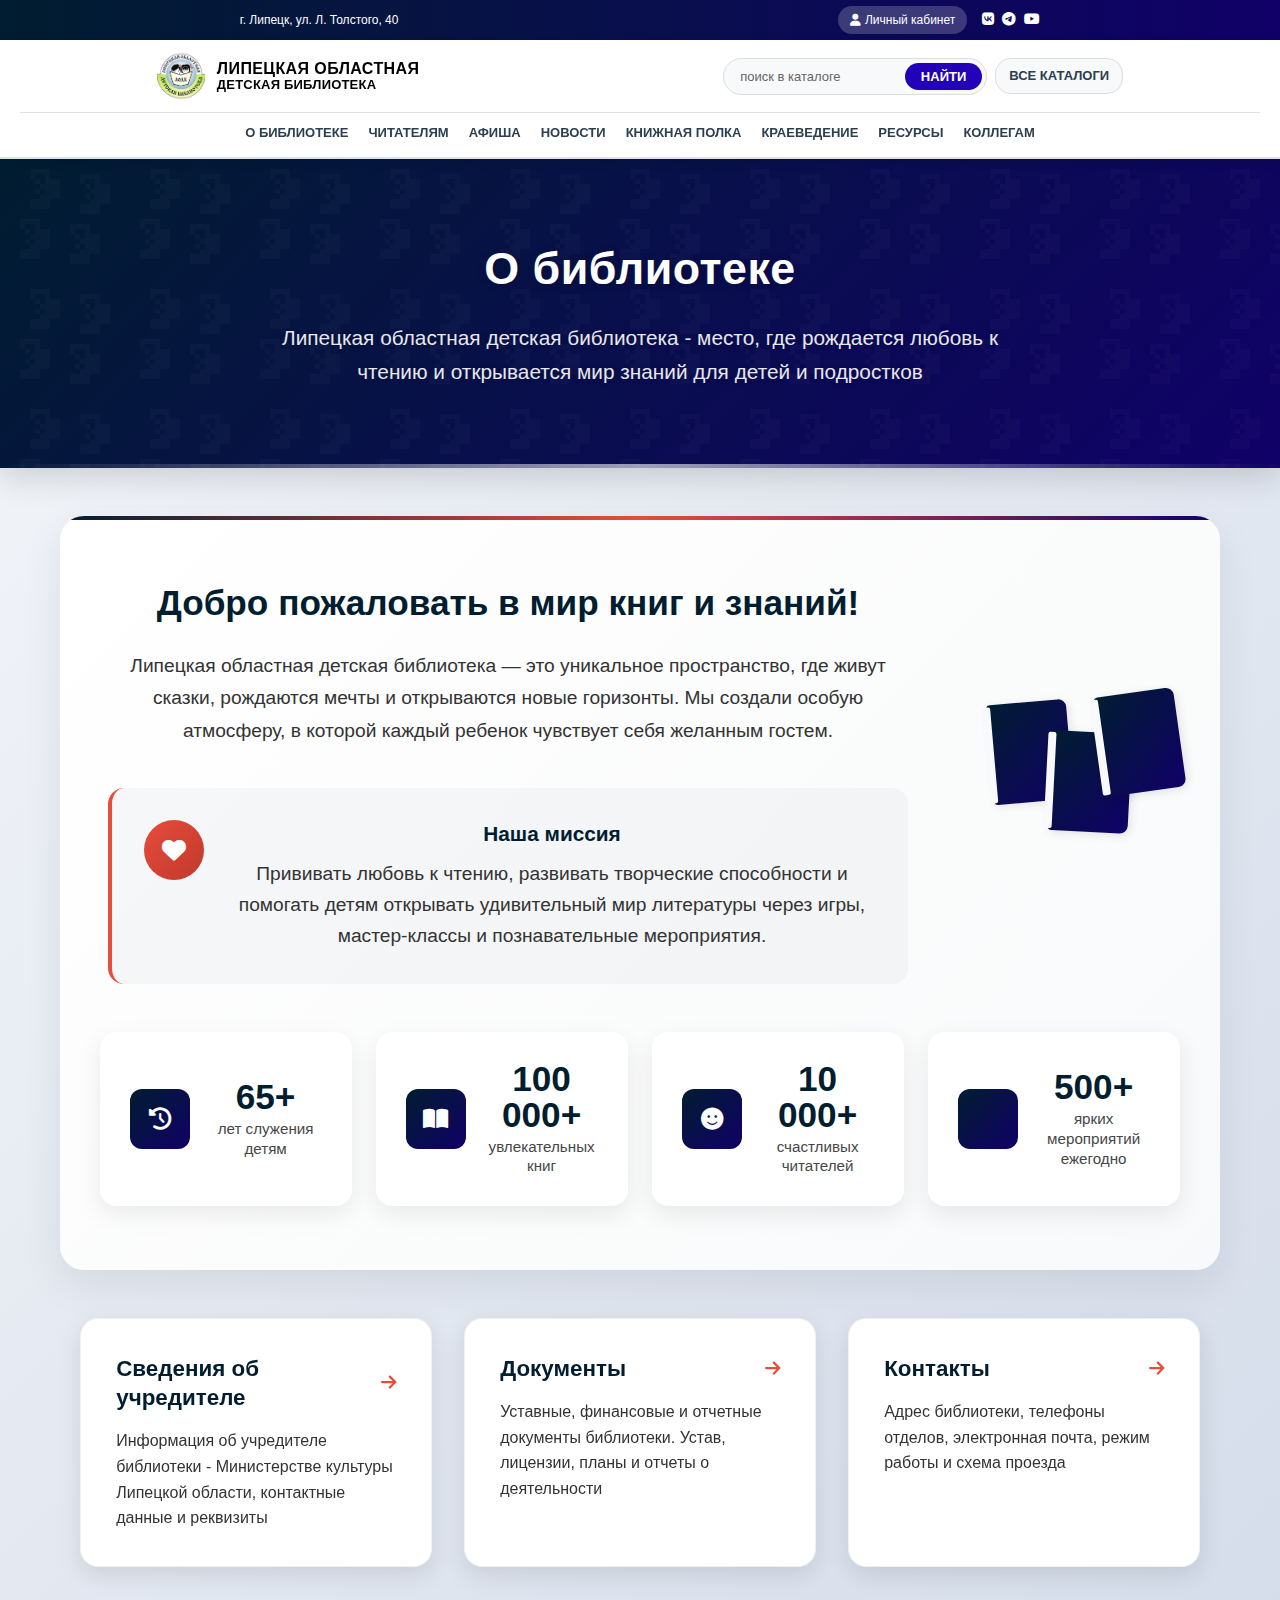
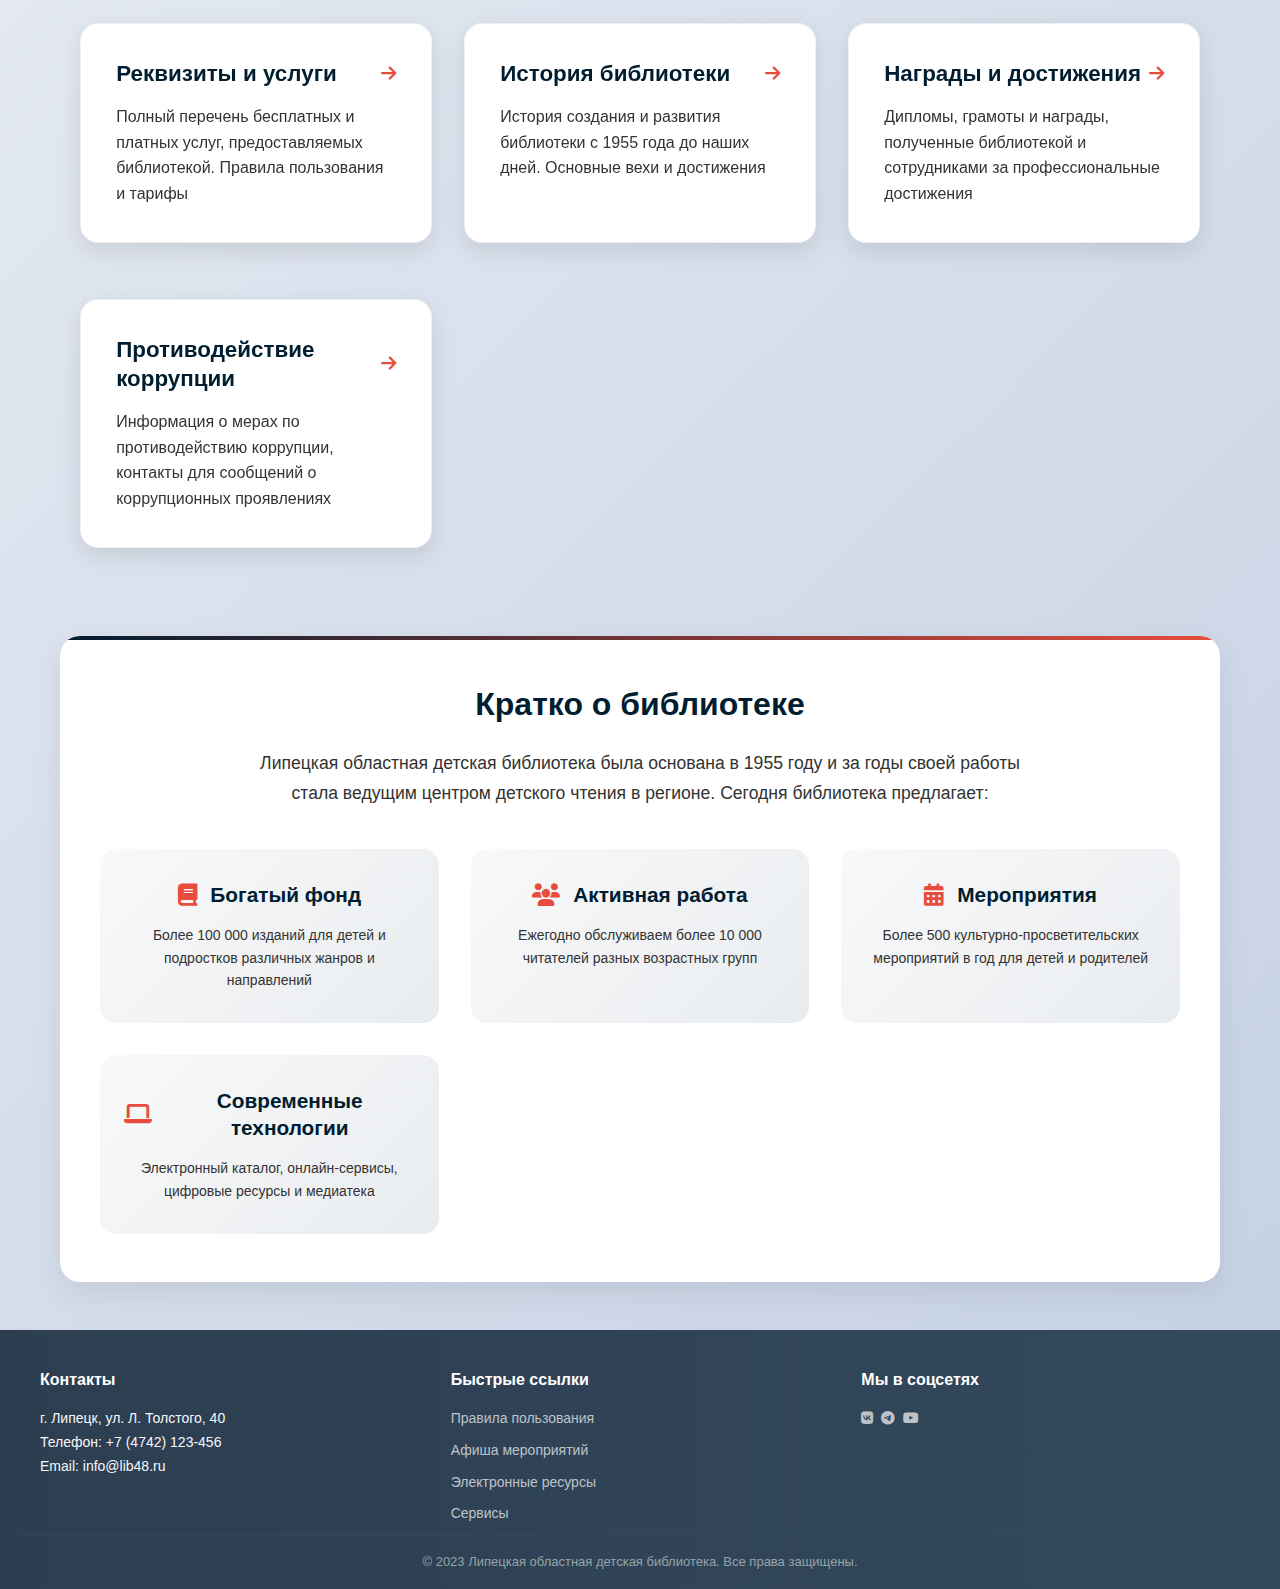
<file: bibliosystem/pages/about.html>
<!DOCTYPE html>
<html lang="ru">
<head>
    <meta charset="UTF-8">
    <meta name="viewport" content="width=device-width, initial-scale=1.0">
    <title>О библиотеке - Липецкая областная детская библиотека</title>
    <link rel="stylesheet" href="../css/style.css">
    <link rel="stylesheet" href="../css/animations.css">
    <link rel="stylesheet" href="https://cdnjs.cloudflare.com/ajax/libs/font-awesome/6.4.0/css/all.min.css">
    <style>
        /* Стили для заголовка на весь экран */
        .page-header {
            background: linear-gradient(135deg, var(--primary) 0%, var(--secondary) 100%);
            color: white;
            padding: 5rem 0;
            text-align: center;
            margin-bottom: 3rem;
            position: relative;
            overflow: hidden;
            width: 100vw;
            margin-left: calc(-50vw + 50%);
            margin-right: calc(-50vw + 50%);
        }

        .page-header::before {
            content: '';
            position: absolute;
            top: 0;
            left: 0;
            right: 0;
            bottom: 0;
            background: url("data:image/svg+xml,%3Csvg width='120' height='120' viewBox='0 0 120 120' xmlns='http://www.w3.org/2000/svg'%3E%3Cg fill='%23ffffff' fill-opacity='0.05'%3E%3Cpath d='M30,20 L40,20 L40,40 L30,40 L30,50 L50,50 L50,40 L60,40 L60,20 L50,20 L50,10 L30,10 Z M35,15 L45,15 L45,25 L35,25 Z M35,30 L45,30 L45,35 L35,35 Z'/%3E%3Cpath d='M80,25 L90,25 L90,45 L80,45 L80,55 L100,55 L100,45 L110,45 L110,25 L100,25 L100,15 L80,15 Z M85,20 L95,20 L95,30 L85,30 Z M85,35 L95,35 L95,40 L85,40 Z'/%3E%3Cpath d='M20,70 L30,70 L30,90 L20,90 L20,100 L40,100 L40,90 L50,90 L50,70 L40,70 L40,60 L20,60 Z M25,65 L35,65 L35,75 L25,75 Z M25,80 L35,80 L35,85 L25,85 Z'/%3E%3Cpath d='M70,75 L80,75 L80,95 L70,95 L70,105 L90,105 L90,95 L100,95 L100,75 L90,75 L90,65 L70,65 Z M75,70 L85,70 L85,80 L75,80 Z M75,85 L85,85 L85,90 L75,90 Z'/%3E%3C/g%3E%3C/svg%3E");
            opacity: 0.4;
        }

        .page-title {
            font-size: 2.8rem;
            font-weight: 800;
            margin-bottom: 1.5rem;
            position: relative;
            animation: fadeInUp 0.8s ease-out;
            text-shadow: 0 2px 10px rgba(0,0,0,0.2);
        }

        .page-subtitle {
            font-size: 1.3rem;
            opacity: 0.9;
            max-width: 800px;
            margin: 0 auto;
            line-height: 1.6;
            animation: fadeInUp 0.8s ease-out 0.2s both;
            font-weight: 300;
            padding: 0 2rem;
        }

        /* Основной контент - ограничен по ширине */
        .main-content {
            max-width: 1200px;
            margin: 0 auto;
            padding: 0 20px;
        }

        /* Стили для приветственного раздела */
        .intro-section {
            background: white;
            padding: 3rem 2.5rem;
            margin-bottom: 3rem;
            border-radius: 20px;
            box-shadow: 0 10px 30px rgba(0, 0, 0, 0.08);
            position: relative;
            overflow: hidden;
            text-align: center;
        }

        .intro-section::before {
            content: '';
            position: absolute;
            top: 0;
            left: 0;
            right: 0;
            height: 4px;
            background: linear-gradient(90deg, var(--primary), var(--accent));
        }

        .intro-text {
            max-width: 800px;
            margin: 0 auto;
            font-size: 1.2rem;
            color: var(--text);
            line-height: 1.7;
        }

        .intro-text p {
            margin-bottom: 2rem;
        }

        .intro-stats {
            display: grid;
            grid-template-columns: repeat(auto-fit, minmax(200px, 1fr));
            gap: 1.5rem;
            margin-top: 3rem;
        }

        .intro-stat {
            text-align: center;
            padding: 1.8rem 1rem;
            background: linear-gradient(135deg, #f8f9fa 0%, #e9ecef 100%);
            border-radius: 16px;
            transition: all 0.3s ease;
            border: 1px solid rgba(255, 255, 255, 0.8);
            position: relative;
            overflow: hidden;
        }

        .intro-stat::before {
            content: '';
            position: absolute;
            top: 0;
            left: 0;
            right: 0;
            bottom: 0;
            background: linear-gradient(135deg, rgba(255,255,255,0.8) 0%, rgba(255,255,255,0.4) 100%);
            opacity: 0;
            transition: opacity 0.3s ease;
        }

        .intro-stat:hover::before {
            opacity: 1;
        }

        .intro-stat:hover {
            transform: translateY(-5px);
            box-shadow: 0 15px 25px rgba(0, 0, 0, 0.1);
        }

        .stat-number {
            font-size: 2.5rem;
            font-weight: 800;
            color: var(--primary);
            margin-bottom: 0.5rem;
            display: block;
            position: relative;
        }

        .stat-label {
            font-size: 1rem;
            color: var(--text);
            font-weight: 500;
            position: relative;
        }

        /* Стили для карточек разделов */
        .quick-links-grid {
            display: grid;
            grid-template-columns: repeat(auto-fit, minmax(350px, 1fr));
            gap: 2rem;
            margin-bottom: 4rem;
        }

        .section-link {
            display: block;
            background: white;
            padding: 2.2rem;
            border-radius: 18px;
            box-shadow: 0 8px 25px rgba(0, 0, 0, 0.1);
            transition: all 0.4s cubic-bezier(0.175, 0.885, 0.32, 1.275);
            text-decoration: none;
            color: inherit;
            border: 1px solid #f0f0f0;
            position: relative;
            overflow: hidden;
        }

        .section-link::before {
            content: '';
            position: absolute;
            top: 0;
            left: 0;
            right: 0;
            height: 3px;
            background: linear-gradient(90deg, var(--primary), var(--accent));
            transform: scaleX(0);
            transform-origin: left;
            transition: transform 0.4s ease;
        }

        .section-link:hover::before {
            transform: scaleX(1);
        }

        .section-link:hover {
            transform: translateY(-8px);
            box-shadow: 0 15px 35px rgba(0, 0, 0, 0.15);
            border-color: #e0e0e0;
        }

        .section-link h3 {
            color: var(--primary);
            margin-bottom: 1rem;
            font-size: 1.4rem;
            font-weight: 700;
            display: flex;
            align-items: center;
            justify-content: space-between;
        }

        .section-link h3 i {
            color: var(--accent);
            transition: transform 0.4s ease;
            font-size: 1.1rem;
        }

        .section-link:hover h3 i {
            transform: translateX(6px);
        }

        .section-link p {
            color: var(--text);
            margin-bottom: 0;
            line-height: 1.6;
            font-size: 1rem;
        }

        /* Стили для блока "Кратко о библиотеке" */
        .about-summary {
            background: white;
            padding: 3rem 2.5rem;
            border-radius: 20px;
            box-shadow: 0 10px 30px rgba(0, 0, 0, 0.08);
            margin-bottom: 3rem;
            position: relative;
            overflow: hidden;
        }

        .about-summary::before {
            content: '';
            position: absolute;
            top: 0;
            left: 0;
            right: 0;
            height: 4px;
            background: linear-gradient(90deg, var(--primary), var(--accent));
        }

        .about-summary h2 {
            color: var(--primary);
            margin-bottom: 1.5rem;
            font-size: 2rem;
            text-align: center;
        }

        .about-summary > p {
            text-align: center;
            max-width: 800px;
            margin: 0 auto 2.5rem;
            font-size: 1.1rem;
            line-height: 1.7;
            color: var(--text);
        }

        .features-grid {
            display: grid;
            grid-template-columns: repeat(auto-fit, minmax(250px, 1fr));
            gap: 2rem;
        }

        .feature-item {
            text-align: center;
            padding: 2rem 1.5rem;
            background: linear-gradient(135deg, #f8f9fa 0%, #e9ecef 100%);
            border-radius: 16px;
            transition: all 0.3s ease;
            position: relative;
            overflow: hidden;
        }

        .feature-item::before {
            content: '';
            position: absolute;
            top: 0;
            left: 0;
            right: 0;
            bottom: 0;
            background: linear-gradient(135deg, rgba(255,255,255,0.8) 0%, rgba(255,255,255,0.4) 100%);
            opacity: 0;
            transition: opacity 0.3s ease;
        }

        .feature-item:hover::before {
            opacity: 1;
        }

        .feature-item:hover {
            transform: translateY(-5px);
            box-shadow: 0 15px 25px rgba(0, 0, 0, 0.1);
        }

        .feature-item h4 {
            color: var(--primary);
            margin-bottom: 1rem;
            font-size: 1.3rem;
            display: flex;
            align-items: center;
            justify-content: center;
            gap: 0.8rem;
            position: relative;
        }

        .feature-item h4 i {
            color: var(--accent);
            font-size: 1.4rem;
        }

        .feature-item p {
            color: var(--text);
            line-height: 1.6;
            position: relative;
        }

        /* Анимации */
        @keyframes fadeInUp {
            from {
                opacity: 0;
                transform: translateY(30px);
            }
            to {
                opacity: 1;
                transform: translateY(0);
            }
        }

        /* Адаптивность */
        @media (max-width: 1024px) {
            .quick-links-grid {
                grid-template-columns: repeat(auto-fit, minmax(320px, 1fr));
                gap: 1.8rem;
            }
        }

        @media (max-width: 768px) {
            .page-header {
                padding: 4rem 0;
            }
            
            .page-title {
                font-size: 2.3rem;
            }
            
            .page-subtitle {
                font-size: 1.1rem;
                padding: 0 1.5rem;
            }
            
            .quick-links-grid {
                grid-template-columns: 1fr;
                gap: 1.5rem;
            }
            
            .section-link {
                padding: 2rem;
            }
            
            .intro-section {
                padding: 2.5rem 2rem;
            }
            
            .intro-text {
                font-size: 1.1rem;
            }
            
            .about-summary {
                padding: 2.5rem 2rem;
            }
            
            .intro-stats {
                grid-template-columns: repeat(2, 1fr);
            }
        }

        @media (max-width: 480px) {
            .page-header {
                padding: 3rem 0;
            }
            
            .page-title {
                font-size: 2rem;
            }
            
            .page-subtitle {
                font-size: 1rem;
            }
            
            .section-link {
                padding: 1.8rem;
            }
            
            .intro-section {
                padding: 2rem 1.5rem;
            }
            
            .about-summary {
                padding: 2rem 1.5rem;
            }
            
            .intro-stats {
                grid-template-columns: 1fr;
            }
            
            .features-grid {
                grid-template-columns: 1fr;
            }
            
            .feature-item {
                padding: 1.8rem 1.2rem;
            }
        }
    </style>
</head>
<body>
    <!-- Верхняя шапка -->
    <div class="top-header">
        <div class="container">
            <div class="address">г. Липецк, ул. Л. Толстого, 40</div>
            <div class="top-right">
                <a href="#" class="login-btn" id="loginBtn">
                    <i class="fas fa-user"></i>Личный кабинет
                </a>
                <div class="social-icons">
                    <a href="#"><i class="fab fa-vk"></i></a>
                    <a href="#"><i class="fab fa-telegram"></i></a>
                    <a href="#"><i class="fab fa-youtube"></i></a>
                </div>
            </div>
        </div>
    </div>

    <!-- Основная шапка -->
    <header class="main-header">
        <div class="container">
            <div class="header-main-row">
                <!-- Логотип слева -->
                <div class="logo-section">
                    <a href="../index.html" class="logo">
                        <img src="../images/logo.png" alt="Логотип библиотеки">
                        <div class="logo-text">
                            <div class="logo-line1">Липецкая областная</div>
                            <div class="logo-line2">детская библиотека</div>
                        </div>
                    </a>
                </div>
                
                <!-- Поиск справа -->
                <div class="search-section">
                    <div class="search-container">
                        <div class="search-box">
                            <input type="text" placeholder="поиск в каталоге" class="search-input">
                            <button class="search-btn">НАЙТИ</button>
                        </div>
                        <a href="https://opac.lib48.ru/wlib/" class="all-catalogs">ВСЕ КАТАЛОГИ</a>
                    </div>
                </div>
            </div>

            <!-- Меню -->
            <nav class="main-nav">
                <ul>
                    <li class="dropdown">
                        <a href="about.html" class="active">О БИБЛИОТЕКЕ</a>
                        <div class="dropdown-content">
                            <a href="founder.html">Сведения об учредителе</a>
                            <a href="documents.html">Документы</a>
                            <a href="contacts.html">Контакты</a>
                            <a href="requisites.html">Реквизиты и услуги</a>
                            <a href="history.html">История библиотеки</a>
                            <a href="anti-corruption.html">Противодействие коррупции</a>
                        </div>
                    </li>
                    <li class="dropdown">
                        <a href="readers.html">ЧИТАТЕЛЯМ</a>
                        <div class="dropdown-content">
                            <a href="readers.html#rules">Правила пользования</a>
                            <a href="readers.html#services">Сервисы</a>
                            <a href="working-hours.html">Режим работы</a>
                            <a href="readers.html#pushkin">Пушкинская карта</a>
                        </div>
                    </li>
                    <li><a href="afisha.html">АФИША</a></li>
                    <li><a href="news.html">НОВОСТИ</a></li>
                    <li><a href="bookshelf.html">КНИЖНАЯ ПОЛКА</a></li>
                    <li class="dropdown">
                         <a href="kraevedenie.html">КРАЕВЕДЕНИЕ</a>
    <div class="dropdown-content">
        <a href="kraevedenie-history.html">История края</a>
        <a href="kraevedenie-writers.html">Писатели Липецкой области</a>
        <a href="kraevedenie-resources.html">Краеведческие ресурсы</a>
    </div>
</li>
                    <li><a href="resources.html">РЕСУРСЫ</a></li>
                    <li><a href="colleagues.html">КОЛЛЕГАМ</a></li>
                </ul>
            </nav>
        </div>
    </header>

    <!-- Основной контент страницы -->
    <main class="main-content">
        <!-- Заголовок на весь экран -->
        <div class="page-header">
            <h1 class="page-title">О библиотеке</h1>
            <p class="page-subtitle">Липецкая областная детская библиотека - место, где рождается любовь к чтению и открывается мир знаний для детей и подростков</p>
        </div>

        <!-- Приветственный раздел -->
      <section class="intro-section">
    <div class="intro-content">
        <div class="intro-text">
            <h2>Добро пожаловать в мир книг и знаний!</h2>
            <p>Липецкая областная детская библиотека — это уникальное пространство, где живут сказки, рождаются мечты и открываются новые горизонты. Мы создали особую атмосферу, в которой каждый ребенок чувствует себя желанным гостем.</p>
            
            <div class="mission-block">
                <div class="mission-icon">
                    <i class="fas fa-heart"></i>
                </div>
                <div class="mission-text">
                    <h3>Наша миссия</h3>
                    <p>Прививать любовь к чтению, развивать творческие способности и помогать детям открывать удивительный мир литературы через игры, мастер-классы и познавательные мероприятия.</p>
                </div>
            </div>
        </div>
        
        <div class="intro-visual">
            <div class="floating-books">
                <div class="book book-1">
                    <div class="book-cover"></div>
                    <div class="book-pages"></div>
                </div>
                <div class="book book-2">
                    <div class="book-cover"></div>
                    <div class="book-pages"></div>
                </div>
                <div class="book book-3">
                    <div class="book-cover"></div>
                    <div class="book-pages"></div>
                </div>
            </div>
        </div>
    </div>
    
    <div class="intro-stats">
        <div class="stat-card">
            <div class="stat-icon">
                <i class="fas fa-history"></i>
            </div>
            <div class="stat-content">
                <span class="stat-number">65+</span>
                <span class="stat-label">лет служения детям</span>
            </div>
        </div>
        <div class="stat-card">
            <div class="stat-icon">
                <i class="fas fa-book-open"></i>
            </div>
            <div class="stat-content">
                <span class="stat-number">100 000+</span>
                <span class="stat-label">увлекательных книг</span>
            </div>
        </div>
        <div class="stat-card">
            <div class="stat-icon">
                <i class="fas fa-smile"></i>
            </div>
            <div class="stat-content">
                <span class="stat-number">10 000+</span>
                <span class="stat-label">счастливых читателей</span>
            </div>
        </div>
        <div class="stat-card">
            <div class="stat-icon">
                <i class="fas fa-calendar-star"></i>
            </div>
            <div class="stat-content">
                <span class="stat-number">500+</span>
                <span class="stat-label">ярких мероприятий ежегодно</span>
            </div>
        </div>
    </div>
</section>

<style>
.intro-section {
    background: linear-gradient(135deg, #ffffff 0%, #f8f9fa 100%);
    padding: 4rem 2.5rem;
    margin-bottom: 3rem;
    border-radius: 24px;
    box-shadow: 0 15px 40px rgba(0, 0, 0, 0.08);
    position: relative;
    overflow: hidden;
}

.intro-section::before {
    content: '';
    position: absolute;
    top: 0;
    left: 0;
    right: 0;
    height: 4px;
    background: linear-gradient(90deg, var(--primary), var(--accent), var(--secondary));
}

.intro-content {
    display: grid;
    grid-template-columns: 1fr auto;
    gap: 4rem;
    align-items: center;
    margin-bottom: 3rem;
}

.intro-text h2 {
    color: var(--primary);
    font-size: 2.2rem;
    font-weight: 700;
    margin-bottom: 1.5rem;
    line-height: 1.3;
}

.intro-text > p {
    font-size: 1.2rem;
    line-height: 1.7;
    color: var(--text);
    margin-bottom: 2.5rem;
}

.mission-block {
    display: flex;
    align-items: flex-start;
    gap: 1.5rem;
    padding: 2rem;
    background: rgba(1, 29, 48, 0.03);
    border-radius: 16px;
    border-left: 4px solid var(--accent);
}

.mission-icon {
    width: 60px;
    height: 60px;
    background: linear-gradient(135deg, var(--accent), #c0392b);
    border-radius: 50%;
    display: flex;
    align-items: center;
    justify-content: center;
    color: white;
    font-size: 1.5rem;
    flex-shrink: 0;
}

.mission-text h3 {
    color: var(--primary);
    font-size: 1.3rem;
    margin-bottom: 0.8rem;
    font-weight: 600;
}

.mission-text p {
    color: var(--text);
    line-height: 1.6;
    margin: 0;
}

/* Анимированные книги */
.intro-visual {
    position: relative;
    width: 200px;
    height: 200px;
}

.floating-books {
    position: relative;
    width: 100%;
    height: 100%;
}

.book {
    position: absolute;
    width: 80px;
    height: 100px;
    transition: all 0.5s ease;
}

.book-cover {
    position: absolute;
    width: 100%;
    height: 100%;
    background: linear-gradient(135deg, var(--primary), var(--secondary));
    border-radius: 4px 8px 8px 4px;
    box-shadow: 2px 2px 10px rgba(0,0,0,0.1);
}

.book-pages {
    position: absolute;
    left: -4px;
    top: 2px;
    width: 8px;
    height: 96px;
    background: #f8f9fa;
    border-radius: 2px;
}

.book-1 {
    top: 20px;
    left: 10px;
    transform: rotate(-5deg);
    animation: floatBook1 4s ease-in-out infinite;
}

.book-2 {
    top: 50px;
    left: 70px;
    transform: rotate(3deg);
    animation: floatBook2 5s ease-in-out infinite;
}

.book-3 {
    top: 10px;
    left: 120px;
    transform: rotate(-8deg);
    animation: floatBook3 6s ease-in-out infinite;
}

@keyframes floatBook1 {
    0%, 100% { transform: rotate(-5deg) translateY(0); }
    50% { transform: rotate(-5deg) translateY(-10px); }
}

@keyframes floatBook2 {
    0%, 100% { transform: rotate(3deg) translateY(0); }
    50% { transform: rotate(3deg) translateY(-15px); }
}

@keyframes floatBook3 {
    0%, 100% { transform: rotate(-8deg) translateY(0); }
    50% { transform: rotate(-8deg) translateY(-8px); }
}

/* Обновленная статистика */
.intro-stats {
    display: grid;
    grid-template-columns: repeat(auto-fit, minmax(220px, 1fr));
    gap: 1.5rem;
}

.stat-card {
    display: flex;
    align-items: center;
    gap: 1.2rem;
    padding: 1.8rem;
    background: white;
    border-radius: 16px;
    box-shadow: 0 8px 25px rgba(0, 0, 0, 0.08);
    transition: all 0.3s ease;
    border: 1px solid rgba(255, 255, 255, 0.8);
}

.stat-card:hover {
    transform: translateY(-5px);
    box-shadow: 0 15px 35px rgba(0, 0, 0, 0.12);
}

.stat-icon {
    width: 60px;
    height: 60px;
    background: linear-gradient(135deg, var(--primary), var(--secondary));
    border-radius: 12px;
    display: flex;
    align-items: center;
    justify-content: center;
    color: white;
    font-size: 1.4rem;
    flex-shrink: 0;
}

.stat-content {
    display: flex;
    flex-direction: column;
}

.stat-number {
    font-size: 2.2rem;
    font-weight: 800;
    color: var(--primary);
    line-height: 1;
    margin-bottom: 0.3rem;
}

.stat-label {
    font-size: 0.95rem;
    color: var(--text);
    font-weight: 500;
    line-height: 1.3;
}

/* Адаптивность */
@media (max-width: 1024px) {
    .intro-content {
        gap: 3rem;
    }
    
    .intro-visual {
        width: 180px;
        height: 180px;
    }
}

@media (max-width: 768px) {
    .intro-section {
        padding: 3rem 2rem;
    }
    
    .intro-content {
        grid-template-columns: 1fr;
        gap: 2.5rem;
        text-align: center;
    }
    
    .intro-visual {
        width: 150px;
        height: 150px;
        margin: 0 auto;
    }
    
    .intro-text h2 {
        font-size: 1.8rem;
    }
    
    .mission-block {
        flex-direction: column;
        text-align: left;
        padding: 1.5rem;
    }
    
    .intro-stats {
        grid-template-columns: repeat(2, 1fr);
    }
    
    .stat-card {
        flex-direction: column;
        text-align: center;
        gap: 1rem;
        padding: 1.5rem;
    }
}

@media (max-width: 480px) {
    .intro-section {
        padding: 2.5rem 1.5rem;
    }
    
    .intro-stats {
        grid-template-columns: 1fr;
    }
    
    .stat-card {
        padding: 1.2rem;
    }
    
    .stat-icon {
        width: 50px;
        height: 50px;
        font-size: 1.2rem;
    }
    
    .stat-number {
        font-size: 1.8rem;
    }
}
</style>
        
        <!-- Ссылки на отдельные страницы -->
        <div class="quick-links-grid">
            <a href="founder.html" class="section-link">
                <h3>Сведения об учредителе <i class="fas fa-arrow-right"></i></h3>
                <p>Информация об учредителе библиотеки - Министерстве культуры Липецкой области, контактные данные и реквизиты</p>
            </a>

            <a href="documents.html" class="section-link">
                <h3>Документы <i class="fas fa-arrow-right"></i></h3>
                <p>Уставные, финансовые и отчетные документы библиотеки. Устав, лицензии, планы и отчеты о деятельности</p>
            </a>

            <a href="contacts.html" class="section-link">
                <h3>Контакты <i class="fas fa-arrow-right"></i></h3>
                <p>Адрес библиотеки, телефоны отделов, электронная почта, режим работы и схема проезда</p>
            </a>

            <a href="requisites.html" class="section-link">
                <h3>Реквизиты и услуги <i class="fas fa-arrow-right"></i></h3>
                <p>Полный перечень бесплатных и платных услуг, предоставляемых библиотекой. Правила пользования и тарифы</p>
            </a>

            <a href="history.html" class="section-link">
                <h3>История библиотеки <i class="fas fa-arrow-right"></i></h3>
                <p>История создания и развития библиотеки с 1955 года до наших дней. Основные вехи и достижения</p>
            </a>

            <a href="awards.html" class="section-link">
                <h3>Награды и достижения <i class="fas fa-arrow-right"></i></h3>
                <p>Дипломы, грамоты и награды, полученные библиотекой и сотрудниками за профессиональные достижения</p>
            </a>

            <a href="anti-corruption.html" class="section-link">
                <h3>Противодействие коррупции <i class="fas fa-arrow-right"></i></h3>
                <p>Информация о мерах по противодействию коррупции, контакты для сообщений о коррупционных проявлениях</p>
            </a>
        </div>

        <!-- Краткая информация о библиотеке -->
        <section class="about-summary">
            <h2>Кратко о библиотеке</h2>
            <p>Липецкая областная детская библиотека была основана в 1955 году и за годы своей работы стала ведущим центром детского чтения в регионе. Сегодня библиотека предлагает:</p>
            
            <div class="features-grid">
                <div class="feature-item">
                    <h4><i class="fas fa-book"></i> Богатый фонд</h4>
                    <p>Более 100 000 изданий для детей и подростков различных жанров и направлений</p>
                </div>
                <div class="feature-item">
                    <h4><i class="fas fa-users"></i> Активная работа</h4>
                    <p>Ежегодно обслуживаем более 10 000 читателей разных возрастных групп</p>
                </div>
                <div class="feature-item">
                    <h4><i class="fas fa-calendar-alt"></i> Мероприятия</h4>
                    <p>Более 500 культурно-просветительских мероприятий в год для детей и родителей</p>
                </div>
                <div class="feature-item">
                    <h4><i class="fas fa-laptop"></i> Современные технологии</h4>
                    <p>Электронный каталог, онлайн-сервисы, цифровые ресурсы и медиатека</p>
                </div>
            </div>
        </section>
    </main>

    <!-- Футер -->
    <footer class="main-footer">
        <div class="container">
            <div class="footer-content">
                <div class="footer-section">
                    <h3>Контакты</h3>
                    <p>г. Липецк, ул. Л. Толстого, 40</p>
                    <p>Телефон: +7 (4742) 123-456</p>
                    <p>Email: info@lib48.ru</p>
                </div>
                <div class="footer-section">
                    <h3>Быстрые ссылки</h3>
                    <ul>
                        <li><a href="readers.html">Правила пользования</a></li>
                        <li><a href="afisha.html">Афиша мероприятий</a></li>
                        <li><a href="resources.html">Электронные ресурсы</a></li>
                        <li><a href="services.html">Сервисы</a></li>
                    </ul>
                </div>
                <div class="footer-section">
                    <h3>Мы в соцсетях</h3>
                    <div class="social-icons">
                        <a href="#"><i class="fab fa-vk"></i></a>
                        <a href="#"><i class="fab fa-telegram"></i></a>
                        <a href="#"><i class="fab fa-youtube"></i></a>
                    </div>
                </div>
            </div>
            <div class="footer-bottom">
                <p>&copy; 2023 Липецкая областная детская библиотека. Все права защищены.</p>
            </div>
        </div>
    </footer>

    <script src="../js/main.js"></script>
</body>
</html>
</file>
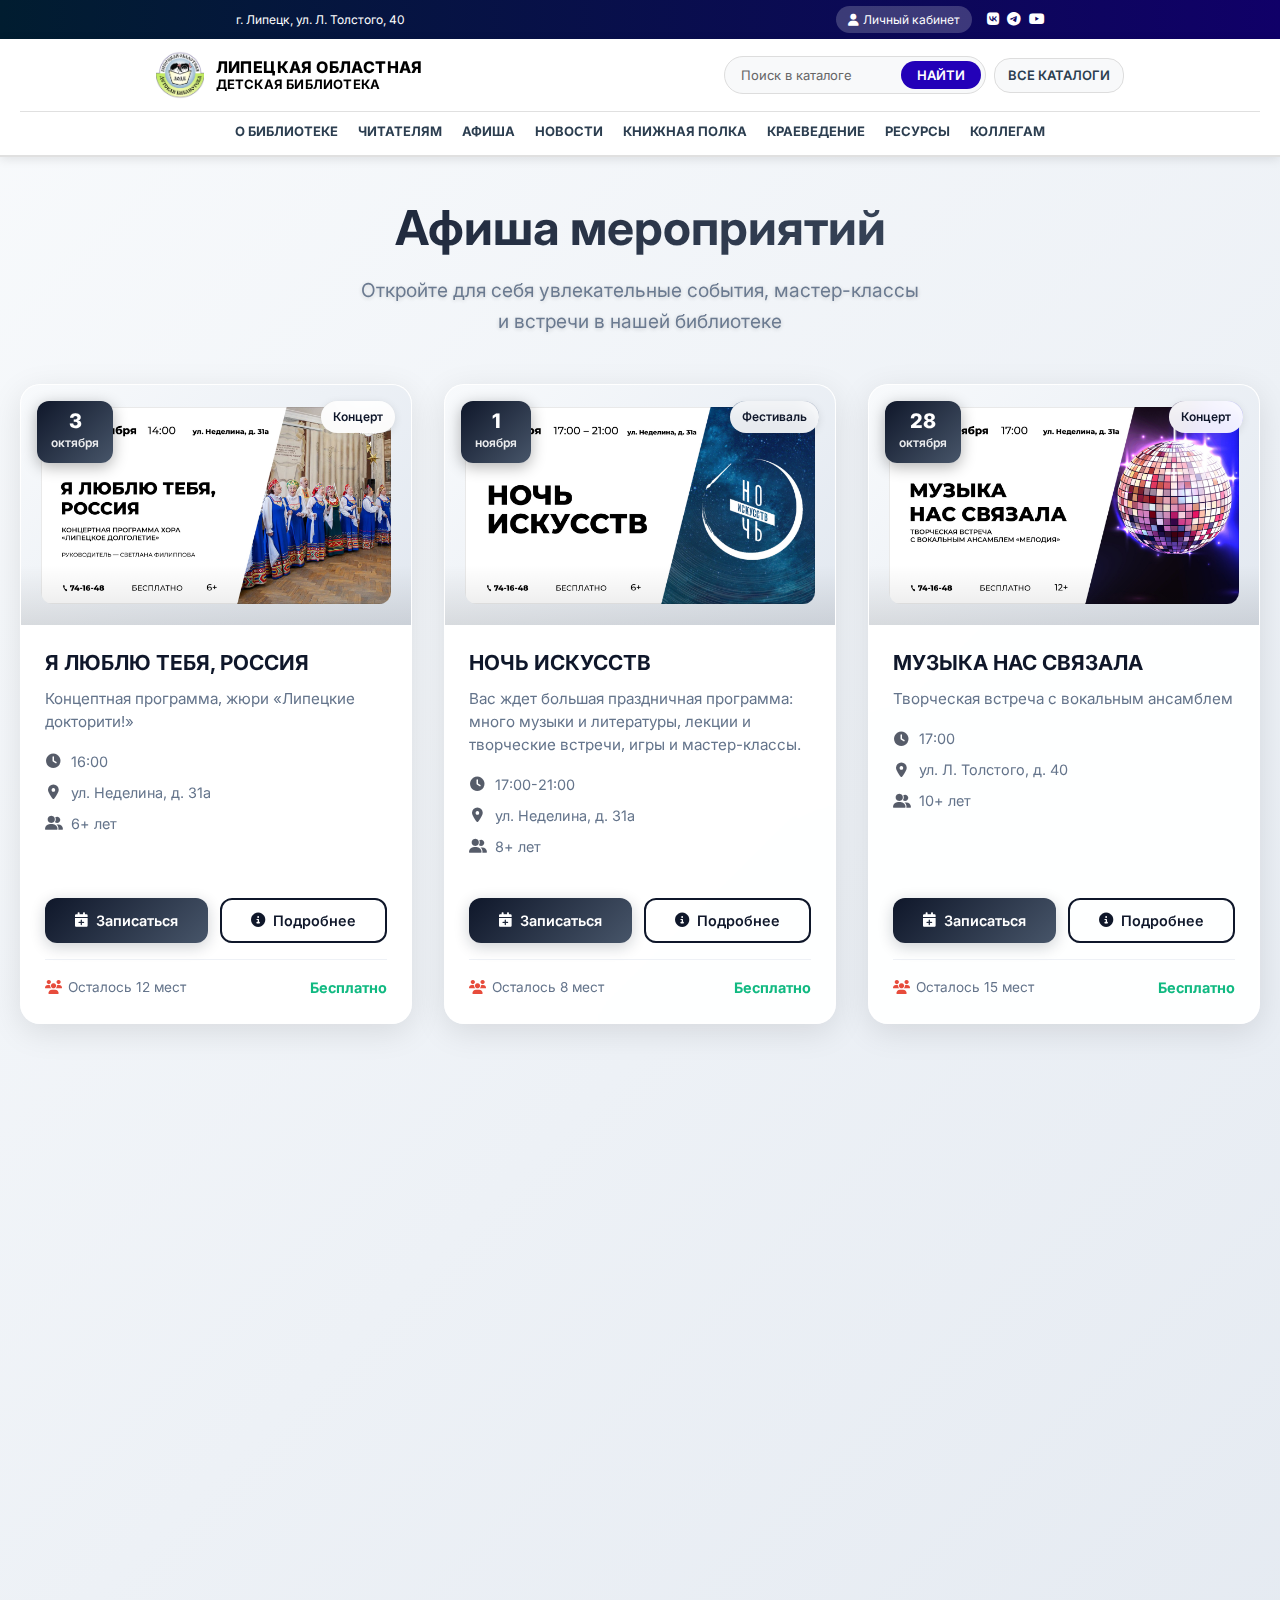
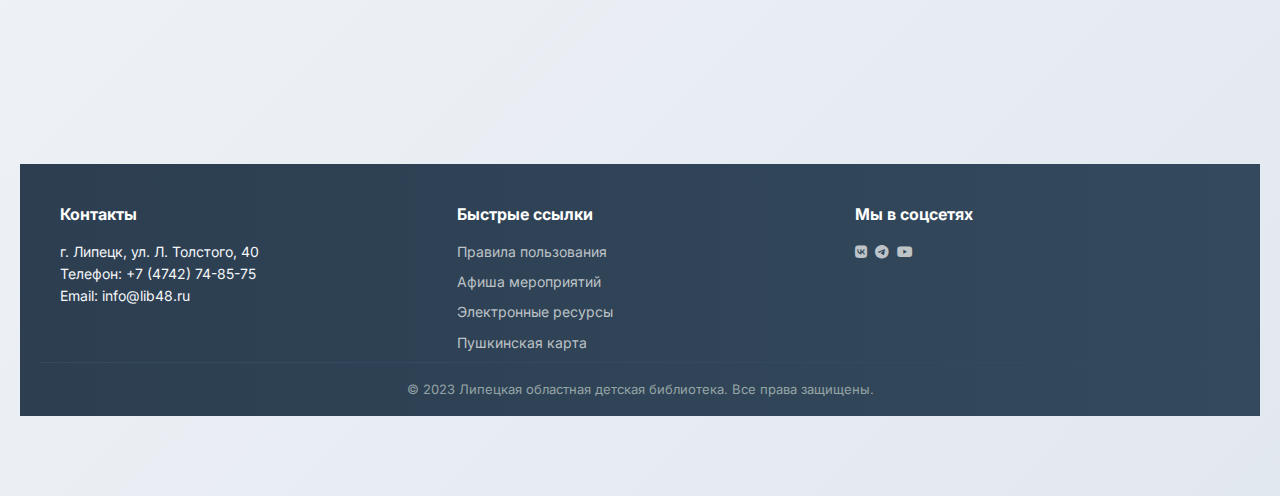
<file: bibliosystem/pages/afisha.html>
<!DOCTYPE html>
<html lang="ru">
<head>
    <meta charset="UTF-8">
    <meta name="viewport" content="width=device-width, initial-scale=1.0">
    <title>Афиша - Липецкая областная детская библиотека</title>
    <link rel="stylesheet" href="../css/style.css">
    <link rel="stylesheet" href="../css/animations.css">
    <link rel="stylesheet" href="../css/auth.css">
    <link rel="stylesheet" href="https://cdnjs.cloudflare.com/ajax/libs/font-awesome/6.4.0/css/all.min.css">
    <link href="https://fonts.googleapis.com/css2?family=Inter:wght@300;400;500;600;700&display=swap" rel="stylesheet">
    <style>
        /* Современный дизайн для страницы афиши */
        * {
            font-family: 'Inter', -apple-system, BlinkMacSystemFont, 'Segoe UI', Roboto, Oxygen, Ubuntu, Cantarell, sans-serif;
        }

        body {
            background: linear-gradient(135deg, #f8fafc 0%, #e2e8f0 100%);
            color: #334155;
            line-height: 1.6;
            min-height: 100vh;
        }

        /* Основной контент */
        .main-content {
            padding: 40px 0 80px;
        }

        .main-content h1 {
            font-size: 3rem;
            font-weight: 700;
            color: #0f172a;
            margin-bottom: 1rem;
            text-align: center;
            background: linear-gradient(135deg, #0f172a 0%, #475569 100%);
            -webkit-background-clip: text;
            -webkit-text-fill-color: transparent;
            background-clip: text;
        }

        .page-subtitle {
            text-align: center;
            color: #64748b;
            font-size: 1.2rem;
            margin-bottom: 3rem;
            max-width: 600px;
            margin-left: auto;
            margin-right: auto;
        }

        /* Фильтры мероприятий */
        .events-filters {
            display: flex;
            justify-content: center;
            gap: 1rem;
            margin-bottom: 3rem;
            flex-wrap: wrap;
        }

        .filter-btn {
            background: rgba(255, 255, 255, 0.7);
            backdrop-filter: blur(15px);
            border: 1px solid rgba(226, 232, 240, 0.6);
            padding: 0.75rem 1.5rem;
            border-radius: 10px;
            cursor: pointer;
            transition: all 0.3s ease;
            font-weight: 500;
            color: #475569;
        }

        .filter-btn.active,
        .filter-btn:hover {
            background: #0f172a;
            color: white;
            transform: translateY(-2px);
            box-shadow: 0 4px 15px rgba(15, 23, 42, 0.2);
        }

        /* Сетка мероприятий */
        .events-grid {
            display: grid;
            grid-template-columns: repeat(auto-fill, minmax(380px, 1fr));
            gap: 2rem;
            margin-bottom: 4rem;
        }

        /* Обновленные стили для карточек мероприятий */
        .event-card {
            background: rgba(255, 255, 255, 0.95);
            backdrop-filter: blur(20px);
            border-radius: 20px;
            overflow: hidden;
            border: 1px solid rgba(255, 255, 255, 0.8);
            box-shadow: 
                0 8px 32px rgba(0, 0, 0, 0.1),
                0 0 0 1px rgba(255, 255, 255, 0.9) inset;
            transition: all 0.4s cubic-bezier(0.175, 0.885, 0.32, 1.275);
            display: flex;
            flex-direction: column;
            height: 100%;
        }

        .event-card:hover {
            transform: translateY(-8px);
            box-shadow: 
                0 20px 60px rgba(0, 0, 0, 0.15),
                0 0 0 1px rgba(255, 255, 255, 0.95) inset;
        }

        /* Контейнер для изображения */
        .event-image-container {
            position: relative;
            height: 240px;
            overflow: hidden;
            background: linear-gradient(135deg, #f8fafc 0%, #e2e8f0 100%);
        }

        .event-image {
            width: 100%;
            height: 100%;
            display: flex;
            align-items: center;
            justify-content: center;
            padding: 20px;
        }

        .event-image img {
            width: auto;
            height: auto;
            max-width: 100%;
            max-height: 100%;
            object-fit: contain;
            border-radius: 12px;
            transition: transform 0.5s ease;
        }

        .event-card:hover .event-image img {
            transform: scale(1.05);
        }

        .event-gradient-overlay {
            position: absolute;
            bottom: 0;
            left: 0;
            right: 0;
            height: 60px;
            background: linear-gradient(transparent, rgba(0, 0, 0, 0.1));
        }

        /* Шапка карточки */
        .event-header {
            position: absolute;
            top: 0;
            left: 0;
            right: 0;
            padding: 16px;
            display: flex;
            justify-content: space-between;
            align-items: flex-start;
        }

        .event-date-badge {
            background: linear-gradient(135deg, #0f172a, #475569);
            color: white;
            padding: 10px 14px;
            border-radius: 12px;
            text-align: center;
            box-shadow: 0 4px 15px rgba(0, 0, 0, 0.3);
            backdrop-filter: blur(10px);
            min-width: 60px;
        }

        .event-day {
            display: block;
            font-size: 20px;
            font-weight: 800;
            line-height: 1;
        }

        .event-month {
            display: block;
            font-size: 12px;
            font-weight: 600;
            text-transform: lowercase;
            margin-top: 2px;
            opacity: 0.9;
        }

        .event-category-tag {
            background: rgba(255, 255, 255, 0.9);
            backdrop-filter: blur(10px);
            color: #0f172a;
            padding: 6px 12px;
            border-radius: 20px;
            font-size: 12px;
            font-weight: 600;
            box-shadow: 0 2px 8px rgba(0, 0, 0, 0.1);
        }

        /* Основной контент */
        .event-content {
            padding: 24px;
            display: flex;
            flex-direction: column;
            flex-grow: 1;
        }

        .event-main-info {
            flex-grow: 1;
            margin-bottom: 20px;
        }

        .event-title {
            font-size: 1.3rem;
            font-weight: 700;
            color: #0f172a;
            margin-bottom: 12px;
            line-height: 1.3;
            display: -webkit-box;
            -webkit-line-clamp: 2;
            -webkit-box-orient: vertical;
            overflow: hidden;
        }

        .event-description {
            color: #64748b;
            font-size: 0.95rem;
            line-height: 1.5;
            margin-bottom: 16px;
            display: -webkit-box;
            -webkit-line-clamp: 3;
            -webkit-box-orient: vertical;
            overflow: hidden;
        }

        /* Детали мероприятия */
        .event-details {
            display: flex;
            flex-direction: column;
            gap: 8px;
            margin-bottom: 20px;
        }

        .event-detail-item {
            display: flex;
            align-items: center;
            gap: 10px;
            font-size: 0.9rem;
            color: #64748b;
        }

        .event-detail-item i {
            width: 16px;
            text-align: center;
            color: #0f172a;
            opacity: 0.7;
        }

        /* Кнопки */
        .event-actions {
            display: flex;
            gap: 12px;
            margin-bottom: 16px;
        }

        .btn-primary, .btn-secondary {
            flex: 1;
            display: inline-flex;
            align-items: center;
            justify-content: center;
            gap: 8px;
            padding: 12px 16px;
            border-radius: 12px;
            font-weight: 600;
            font-size: 0.9rem;
            border: none;
            cursor: pointer;
            transition: all 0.3s ease;
            text-decoration: none;
        }

        .btn-primary {
            background: linear-gradient(135deg, #0f172a 0%, #475569 100%);
            color: white;
            box-shadow: 0 4px 15px rgba(15, 23, 42, 0.2);
        }

        .btn-primary:hover {
            transform: translateY(-2px);
            box-shadow: 0 6px 20px rgba(15, 23, 42, 0.3);
            background: linear-gradient(135deg, #1e293b 0%, #64748b 100%);
        }

        .btn-secondary {
            background: transparent;
            border: 2px solid #0f172a;
            color: #0f172a;
        }

        .btn-secondary:hover {
            background: #0f172a;
            color: white;
            transform: translateY(-2px);
        }

        /* Футер карточки */
        .event-footer {
            display: flex;
            justify-content: space-between;
            align-items: center;
            padding-top: 16px;
            border-top: 1px solid rgba(226, 232, 240, 0.6);
        }

        .event-remaining {
            display: flex;
            align-items: center;
            gap: 6px;
            font-size: 0.85rem;
            color: #64748b;
        }

        .event-remaining i {
            color: #e74c3c;
        }

        .event-price {
            font-weight: 700;
            color: #10b981;
            font-size: 0.9rem;
        }

        .event-price.free {
            color: #10b981;
        }

        .event-price.paid {
            color: #f59e0b;
        }

        /* Постоянные мероприятия */
        .regular-events {
            background: rgba(255, 255, 255, 0.7);
            backdrop-filter: blur(20px);
            border-radius: 20px;
            padding: 3rem;
            margin-bottom: 4rem;
            border: 1px solid rgba(255, 255, 255, 0.3);
            box-shadow: 0 4px 20px rgba(0, 0, 0, 0.05);
        }

        .regular-events h2 {
            color: #0f172a;
            margin-bottom: 2rem;
            font-size: 2rem;
            font-weight: 600;
            text-align: center;
        }

        .regular-grid {
            display: grid;
            grid-template-columns: repeat(auto-fit, minmax(300px, 1fr));
            gap: 2rem;
        }

        .regular-card {
            background: rgba(255, 255, 255, 0.5);
            padding: 2rem;
            border-radius: 16px;
            border: 1px solid rgba(255, 255, 255, 0.3);
            transition: all 0.3s ease;
        }

        .regular-card:hover {
            transform: translateY(-5px);
            background: rgba(255, 255, 255, 0.7);
            box-shadow: 0 6px 25px rgba(0, 0, 0, 0.08);
        }

        .regular-card h3 {
            color: #0f172a;
            margin-bottom: 1rem;
            font-size: 1.25rem;
            font-weight: 600;
        }

        .regular-card p {
            color: #475569;
            margin-bottom: 0.5rem;
        }

        /* Пушкинская карта */
        .pushkin-events {
            background: linear-gradient(135deg, #0f172a 0%, #475569 100%);
            color: white;
            padding: 3rem;
            border-radius: 20px;
            margin-bottom: 4rem;
            position: relative;
            overflow: hidden;
        }

        .pushkin-events::before {
            content: '';
            position: absolute;
            top: -50%;
            right: -50%;
            width: 100%;
            height: 200%;
            background: radial-gradient(circle, rgba(255,255,255,0.1) 0%, rgba(255,255,255,0) 70%);
        }

        .pushkin-events h2 {
            color: white;
            margin-bottom: 2rem;
            font-size: 2rem;
            font-weight: 600;
            text-align: center;
            position: relative;
        }

        .pushkin-card {
            background: rgba(255, 255, 255, 0.1);
            backdrop-filter: blur(15px);
            border-radius: 16px;
            padding: 2rem;
            border: 1px solid rgba(255, 255, 255, 0.2);
            margin-bottom: 2rem;
        }

        .pushkin-card h3 {
            color: white;
            margin-bottom: 1rem;
            font-size: 1.25rem;
            font-weight: 600;
        }

        .pushkin-card p {
            color: rgba(255, 255, 255, 0.9);
            margin-bottom: 1rem;
        }

        .pushkin-price {
            display: inline-block;
            background: rgba(255, 255, 255, 0.2);
            padding: 0.5rem 1rem;
            border-radius: 8px;
            font-weight: 600;
            margin-bottom: 1rem;
        }

        /* Секции */
        .content-section {
            margin-bottom: 4rem;
        }

        .content-section h2 {
            font-size: 2.2rem;
            font-weight: 700;
            color: #0f172a;
            margin-bottom: 2rem;
            text-align: center;
            position: relative;
        }

        .content-section h2::after {
            content: '';
            display: block;
            width: 60px;
            height: 4px;
            background: linear-gradient(90deg, #0f172a, #475569);
            margin: 1rem auto;
            border-radius: 2px;
        }

        /* Адаптивность */
        @media (max-width: 1024px) {
            .events-grid {
                grid-template-columns: repeat(auto-fill, minmax(350px, 1fr));
            }
        }

        @media (max-width: 768px) {
            .events-grid {
                grid-template-columns: 1fr;
            }
            
            .events-filters {
                flex-direction: column;
                align-items: center;
            }
            
            .filter-btn {
                width: 100%;
                max-width: 300px;
            }
            
            .regular-grid {
                grid-template-columns: 1fr;
            }
            
            .regular-events,
            .pushkin-events {
                padding: 2rem;
            }
            
            .main-content h1 {
                font-size: 2.5rem;
            }

            .event-image-container {
                height: 200px;
            }

            .event-actions {
                flex-direction: column;
            }
        }

        @media (max-width: 480px) {
            .event-content {
                padding: 1.5rem;
            }
            
            .event-image-container {
                height: 180px;
            }
            
            .main-content h1 {
                font-size: 2rem;
            }

            .content-section h2 {
                font-size: 1.8rem;
            }
        }
    </style>
</head>
<body>
    <!-- Верхняя шапка -->
    <div class="top-header">
        <div class="container">
            <div class="address">г. Липецк, ул. Л. Толстого, 40</div>
            <div class="top-right">
                <a href="#" class="login-btn" id="loginBtn">
                    <i class="fas fa-user"></i>Личный кабинет
                </a>
                <div class="social-icons">
                    <a href="https://vk.com/childbook_lipetsk"><i class="fab fa-vk"></i></a>
                    <a href="#"><i class="fab fa-telegram"></i></a>
                    <a href="#"><i class="fab fa-youtube"></i></a>
                </div>
            </div>
        </div>
    </div>

    <!-- Основная шапка -->
    <header class="main-header">
        <div class="container">
            <div class="header-main-row">
                <!-- Логотип слева -->
                <div class="logo-section">
                    <a href="../index.html" class="logo">
                        <img src="../images/logo.png" alt="Логотип библиотеки">
                        <div class="logo-text">
                            <div class="logo-line1">Липецкая областная</div>
                            <div class="logo-line2">детская библиотека</div>
                        </div>
                    </a>
                </div>
                
                <!-- Поиск справа -->
                <div class="search-section">
                    <div class="search-container">
                        <div class="search-box">
                            <input type="text" placeholder="Поиск в каталоге" class="search-input">
                            <button class="search-btn">НАЙТИ</button>
                        </div>
                        <a href="https://opac.lib48.ru/wlib/" class="all-catalogs">ВСЕ КАТАЛОГИ</a>
                    </div>
                </div>
            </div>

            <!-- Меню -->
            <nav class="main-nav">
                <ul>
                    <li class="dropdown">
                        <a href="about.html">О БИБЛИОТЕКЕ</a>
                        <div class="dropdown-content">
                            <a href="about.html#history">История</a>
                            <a href="about.html#structure">Структура</a>
                            <a href="about.html#contacts">Контакты</a>
                            <a href="about.html#documents">Документы</a>
                        </div>
                    </li>
                    <li class="dropdown">
                        <a href="readers.html">ЧИТАТЕЛЯМ</a>
                        <div class="dropdown-content">
                            <a href="readers.html#rules">Правила пользования</a>
                            <a href="readers.html#services">Сервисы</a>
                            <a href="working-hours.html">Режим работы</a>
                            <a href="readers.html#pushkin">Пушкинская карта</a>
                        </div>
                    </li>
                    <li><a href="afisha.html">АФИША</a></li>
                    <li><a href="news.html">НОВОСТИ</a></li>
                    <li><a href="bookshelf.html">КНИЖНАЯ ПОЛКА</a></li>
                    <li class="dropdown">
                        <a href="kraevedenie.html">КРАЕВЕДЕНИЕ</a>
                        <div class="dropdown-content">
                            <a href="kraevedenie-history.html">История края</a>
                            <a href="kraevedenie-writers.html">Писатели Липецкой области</a>
                            <a href="kraevedenie-resources.html">Краеведческие ресурсы</a>
                        </div>
                    </li>
                    <li><a href="resources.html">РЕСУРСЫ</a></li>
                    <li class="dropdown">
                        <a href="colleagues.html">КОЛЛЕГАМ</a>
                        <div class="dropdown-content">
                            <a href="colleagues.html#methodology">Методические материалы</a>
                            <a href="colleagues.html#events">Мероприятия</a>
                            <a href="colleagues.html#competitions">Конкурсы</a>
                        </div>
                    </li>
                </ul>
            </nav>
        </div>
    </header>

    <!-- Основной контент -->
    <main class="main-content">
        <div class="container">
            <h1>Афиша мероприятий</h1>
            <p class="page-subtitle">Откройте для себя увлекательные события, мастер-классы и встречи в нашей библиотеке</p>
            
        

            <!-- Ближайшие мероприятия -->
           
                <div class="events-grid">
                    <!-- Синхронизированные мероприятия с главной страницы -->
                    <div class="event-card" data-category="upcoming">
                        <div class="event-image-container">
                            <div class="event-image">
                                <img src="../images/afisha/afisha4.jpg" alt="Я ЛЮБЛЮ ТЕБЯ, РОССИЯ" loading="lazy">
                                <div class="event-gradient-overlay"></div>
                            </div>
                            <div class="event-header">
                                <div class="event-date-badge">
                                    <span class="event-day">3</span>
                                    <span class="event-month">октября</span>
                                </div>
                                <div class="event-category-tag">Концерт</div>
                            </div>
                        </div>
                        
                        <div class="event-content">
                            <div class="event-main-info">
                                <h3 class="event-title">Я ЛЮБЛЮ ТЕБЯ, РОССИЯ</h3>
                                <p class="event-description">Концептная программа, жюри «Липецкие докторити!»</p>
                                
                                <div class="event-details">
                                    <div class="event-detail-item">
                                        <i class="fas fa-clock"></i>
                                        <span>16:00</span>
                                    </div>
                                    <div class="event-detail-item">
                                        <i class="fas fa-map-marker-alt"></i>
                                        <span>ул. Неделина, д. 31а</span>
                                    </div>
                                    <div class="event-detail-item">
                                        <i class="fas fa-user-friends"></i>
                                        <span>6+ лет</span>
                                    </div>
                                </div>
                            </div>
                            
                            <div class="event-actions">
                                <button class="btn-primary">
                                    <i class="fas fa-calendar-plus"></i>
                                    Записаться
                                </button>
                                <button class="btn-secondary">
                                    <i class="fas fa-info-circle"></i>
                                    Подробнее
                                </button>
                            </div>
                            
                            <div class="event-footer">
                                <div class="event-remaining">
                                    <i class="fas fa-users"></i>
                                    <span>Осталось 12 мест</span>
                                </div>
                                <div class="event-price free">
                                    Бесплатно
                                </div>
                            </div>
                        </div>
                    </div>

                    <div class="event-card" data-category="upcoming">
                        <div class="event-image-container">
                            <div class="event-image">
                                <img src="../images/afisha/afisha5.jpg" alt="НОЧЬ ИСКУССТВ" loading="lazy">
                                <div class="event-gradient-overlay"></div>
                            </div>
                            <div class="event-header">
                                <div class="event-date-badge">
                                    <span class="event-day">1</span>
                                    <span class="event-month">ноября</span>
                                </div>
                                <div class="event-category-tag">Фестиваль</div>
                            </div>
                        </div>
                        
                        <div class="event-content">
                            <div class="event-main-info">
                                <h3 class="event-title">НОЧЬ ИСКУССТВ</h3>
                                <p class="event-description">Вас ждет большая праздничная программа: много музыки и литературы, лекции и творческие встречи, игры и мастер-классы.</p>
                                
                                <div class="event-details">
                                    <div class="event-detail-item">
                                        <i class="fas fa-clock"></i>
                                        <span>17:00-21:00</span>
                                    </div>
                                    <div class="event-detail-item">
                                        <i class="fas fa-map-marker-alt"></i>
                                        <span>ул. Неделина, д. 31а</span>
                                    </div>
                                    <div class="event-detail-item">
                                        <i class="fas fa-user-friends"></i>
                                        <span>8+ лет</span>
                                    </div>
                                </div>
                            </div>
                            
                            <div class="event-actions">
                                <button class="btn-primary">
                                    <i class="fas fa-calendar-plus"></i>
                                    Записаться
                                </button>
                                <button class="btn-secondary">
                                    <i class="fas fa-info-circle"></i>
                                    Подробнее
                                </button>
                            </div>
                            
                            <div class="event-footer">
                                <div class="event-remaining">
                                    <i class="fas fa-users"></i>
                                    <span>Осталось 8 мест</span>
                                </div>
                                <div class="event-price free">
                                    Бесплатно
                                </div>
                            </div>
                        </div>
                    </div>

                    <div class="event-card" data-category="upcoming">
                        <div class="event-image-container">
                            <div class="event-image">
                                <img src="../images/afisha/afisha3.jpg" alt="МУЗЫКА НАС СВЯЗАЛА" loading="lazy">
                                <div class="event-gradient-overlay"></div>
                            </div>
                            <div class="event-header">
                                <div class="event-date-badge">
                                    <span class="event-day">28</span>
                                    <span class="event-month">октября</span>
                                </div>
                                <div class="event-category-tag">Концерт</div>
                            </div>
                        </div>
                        
                        <div class="event-content">
                            <div class="event-main-info">
                                <h3 class="event-title">МУЗЫКА НАС СВЯЗАЛА</h3>
                                <p class="event-description">Творческая встреча с вокальным ансамблем</p>
                                
                                <div class="event-details">
                                    <div class="event-detail-item">
                                        <i class="fas fa-clock"></i>
                                        <span>17:00</span>
                                    </div>
                                    <div class="event-detail-item">
                                        <i class="fas fa-map-marker-alt"></i>
                                        <span>ул. Л. Толстого, д. 40</span>
                                    </div>
                                    <div class="event-detail-item">
                                        <i class="fas fa-user-friends"></i>
                                        <span>10+ лет</span>
                                    </div>
                                </div>
                            </div>
                            
                            <div class="event-actions">
                                <button class="btn-primary">
                                    <i class="fas fa-calendar-plus"></i>
                                    Записаться
                                </button>
                                <button class="btn-secondary">
                                    <i class="fas fa-info-circle"></i>
                                    Подробнее
                                </button>
                            </div>
                            
                            <div class="event-footer">
                                <div class="event-remaining">
                                    <i class="fas fa-users"></i>
                                    <span>Осталось 15 мест</span>
                                </div>
                                <div class="event-price free">
                                    Бесплатно
                                </div>
                            </div>
                        </div>
                    </div>

                    <!-- Дополнительные мероприятия -->
                    <div class="event-card" data-category="upcoming">
                        <div class="event-image-container">
                            <div class="event-image">
                                <img src="../images/afisha/afisha6.jpg" alt="ЗНАКОМТЕСЬ: ЛИПЕЦКАЯ ОБЛАСТЬ" loading="lazy">
                                <div class="event-gradient-overlay"></div>
                            </div>
                            <div class="event-header">
                                <div class="event-date-badge">
                                    <span class="event-day">11</span>
                                    <span class="event-month">ноября</span>
                                </div>
                                <div class="event-category-tag">Экскурсия</div>
                            </div>
                        </div>
                        
                        <div class="event-content">
                            <div class="event-main-info">
                                <h3 class="event-title">ЗНАКОМТЕСЬ: ЛИПЕЦКАЯ ОБЛАСТЬ</h3>
                                <p class="event-description">Интересное путешествие по Липецкой области</p>
                                
                                <div class="event-details">
                                    <div class="event-detail-item">
                                        <i class="fas fa-clock"></i>
                                        <span>15:00</span>
                                    </div>
                                    <div class="event-detail-item">
                                        <i class="fas fa-map-marker-alt"></i>
                                        <span>ул. Неделина, д. 3b</span>
                                    </div>
                                    <div class="event-detail-item">
                                        <i class="fas fa-user-friends"></i>
                                        <span>7+ лет</span>
                                    </div>
                                </div>
                            </div>
                            
                            <div class="event-actions">
                                <button class="btn-primary">
                                    <i class="fas fa-calendar-plus"></i>
                                    Записаться
                                </button>
                                <button class="btn-secondary">
                                    <i class="fas fa-info-circle"></i>
                                    Подробнее
                                </button>
                            </div>
                            
                            <div class="event-footer">
                                <div class="event-remaining">
                                    <i class="fas fa-users"></i>
                                    <span>Осталось 10 мест</span>
                                </div>
                                <div class="event-price free">
                                    Бесплатно
                                </div>
                            </div>
                        </div>
                    </div>

                    <div class="event-card" data-category="upcoming">
                        <div class="event-image-container">
                            <div class="event-image">
                                <img src="../images/afisha/afisha8.jpg" alt="МЫ СИЛОЙ ЕДИНОЙ СИЛЬНЫ" loading="lazy">
                                <div class="event-gradient-overlay"></div>
                            </div>
                            <div class="event-header">
                                <div class="event-date-badge">
                                    <span class="event-day">2</span>
                                    <span class="event-month">ноября</span>
                                </div>
                                <div class="event-category-tag">Концерт</div>
                            </div>
                        </div>
                        
                        <div class="event-content">
                            <div class="event-main-info">
                                <h3 class="event-title">МЫ СИЛОЙ ЕДИНОЙ СИЛЬНЫ</h3>
                                <p class="event-description">Литературно-музыкальная программа с участием народного академического хора «Россия» им. А. Крюкова.</p>
                                
                                <div class="event-details">
                                    <div class="event-detail-item">
                                        <i class="fas fa-clock"></i>
                                        <span>15:00</span>
                                    </div>
                                    <div class="event-detail-item">
                                        <i class="fas fa-map-marker-alt"></i>
                                        <span>ул. Неделина, д. 3b</span>
                                    </div>
                                    <div class="event-detail-item">
                                        <i class="fas fa-user-friends"></i>
                                        <span>12+ лет</span>
                                    </div>
                                </div>
                            </div>
                            
                            <div class="event-actions">
                                <button class="btn-primary">
                                    <i class="fas fa-calendar-plus"></i>
                                    Записаться
                                </button>
                                <button class="btn-secondary">
                                    <i class="fas fa-info-circle"></i>
                                    Подробнее
                                </button>
                            </div>
                            
                            <div class="event-footer">
                                <div class="event-remaining">
                                    <i class="fas fa-users"></i>
                                    <span>Осталось 5 мест</span>
                                </div>
                                <div class="event-price free">
                                    Бесплатно
                                </div>
                            </div>
                        </div>
                    </div>

                    <div class="event-card" data-category="upcoming">
                        <div class="event-image-container">
                            <div class="event-image">
                                <img src="../images/afisha/afisha7.jpg" alt="ЛИТЕРАТУРНЫЙ КОМПАС" loading="lazy">
                                <div class="event-gradient-overlay"></div>
                            </div>
                            <div class="event-header">
                                <div class="event-date-badge">
                                    <span class="event-day">2</span>
                                    <span class="event-month">ноября</span>
                                </div>
                                <div class="event-category-tag">Игра</div>
                            </div>
                        </div>
                        
                        <div class="event-content">
                            <div class="event-main-info">
                                <h3 class="event-title">ЛИТЕРАТУРНЫЙ КОМПАС</h3>
                                <p class="event-description">Интеллектуальная игра № 26/9 V-16/23.03</p>
                                
                                <div class="event-details">
                                    <div class="event-detail-item">
                                        <i class="fas fa-clock"></i>
                                        <span>14:00</span>
                                    </div>
                                    <div class="event-detail-item">
                                        <i class="fas fa-map-marker-alt"></i>
                                        <span>ул. Л. Толстого, д. 40</span>
                                    </div>
                                    <div class="event-detail-item">
                                        <i class="fas fa-user-friends"></i>
                                        <span>10+ лет</span>
                                    </div>
                                </div>
                            </div>
                            
                            <div class="event-actions">
                                <button class="btn-primary">
                                    <i class="fas fa-calendar-plus"></i>
                                    Записаться
                                </button>
                                <button class="btn-secondary">
                                    <i class="fas fa-info-circle"></i>
                                    Подробнее
                                </button>
                            </div>
                            
                            <div class="event-footer">
                                <div class="event-remaining">
                                    <i class="fas fa-users"></i>
                                    <span>Осталось 18 мест</span>
                                </div>
                                <div class="event-price free">
                                    Бесплатно
                                </div>
                            </div>
                        </div>
                    </div>
                </div>
            </section>

        
    <!-- Футер -->
    <footer class="main-footer">
        <div class="container">
            <div class="footer-content">
                <div class="footer-section">
                    <h3>Контакты</h3>
                    <p>г. Липецк, ул. Л. Толстого, 40</p>
                    <p>Телефон: +7 (4742) 74-85-75</p>
                    <p>Email: info@lib48.ru</p>
                </div>
                <div class="footer-section">
                    <h3>Быстрые ссылки</h3>
                    <ul>
                        <li><a href="readers.html#rules">Правила пользования</a></li>
                        <li><a href="afisha.html">Афиша мероприятий</a></li>
                        <li><a href="resources.html">Электронные ресурсы</a></li>
                        <li><a href="readers.html#pushkin">Пушкинская карта</a></li>
                    </ul>
                </div>
                <div class="footer-section">
                    <h3>Мы в соцсетях</h3>
                    <div class="social-icons">
                        <a href="https://vk.com/childbook_lipetsk"><i class="fab fa-vk"></i></a>
                        <a href="#"><i class="fab fa-telegram"></i></a>
                        <a href="#"><i class="fab fa-youtube"></i></a>
                    </div>
                </div>
            </div>
            <div class="footer-bottom">
                <p>&copy; 2023 Липецкая областная детская библиотека. Все права защищены.</p>
            </div>
        </div>
    </footer>

    <!-- Модальное окно входа -->
    <div class="modal" id="loginModal">
        <div class="modal-content">
            <span class="close-modal" id="closeModal">&times;</span>
            <h2>Вход в личный кабинет</h2>
            <form id="loginForm">
                <div class="form-group">
                    <label for="username">Логин:</label>
                    <input type="text" id="username" name="username" required>
                </div>
                <div class="form-group">
                    <label for="password">Пароль:</label>
                    <input type="password" id="password" name="password" required>
                </div>
                <button type="submit" class="btn">Войти</button>
            </form>
        </div>
    </div>

    <script src="../js/auth.js"></script>
    <script src="../js/main.js"></script>
    <script>
        // Фильтрация мероприятий
        document.addEventListener('DOMContentLoaded', function() {
            const filterBtns = document.querySelectorAll('.filter-btn');
            const eventCards = document.querySelectorAll('.event-card');
            const regularSection = document.getElementById('regular-events');
            const pushkinSection = document.getElementById('pushkin-events');

            filterBtns.forEach(btn => {
                btn.addEventListener('click', function() {
                    // Убираем активный класс у всех кнопок
                    filterBtns.forEach(b => b.classList.remove('active'));
                    // Добавляем активный класс текущей кнопке
                    this.classList.add('active');
                    
                    const filter = this.getAttribute('data-filter');
                    
                    // Показываем/скрываем секции
                    if (filter === 'regular') {
                        regularSection.style.display = 'block';
                        pushkinSection.style.display = 'none';
                        eventCards.forEach(card => card.style.display = 'none');
                    } else if (filter === 'pushkin') {
                        regularSection.style.display = 'none';
                        pushkinSection.style.display = 'block';
                        eventCards.forEach(card => card.style.display = 'none');
                    } else {
                        regularSection.style.display = 'block';
                        pushkinSection.style.display = 'block';
                        
                        // Фильтрация карточек мероприятий
                        eventCards.forEach(card => {
                            if (filter === 'all' || card.getAttribute('data-category') === filter) {
                                card.style.display = 'flex';
                            } else {
                                card.style.display = 'none';
                            }
                        });
                    }
                });
            });

            // Анимация появления элементов
            const observerOptions = {
                threshold: 0.1,
                rootMargin: '0px 0px -50px 0px'
            };
            
            const observer = new IntersectionObserver(function(entries) {
                entries.forEach(entry => {
                    if (entry.isIntersecting) {
                        entry.target.style.opacity = '1';
                        entry.target.style.transform = 'translateY(0)';
                    }
                });
            }, observerOptions);
            
            // Наблюдаем за всеми карточками
            const allCards = document.querySelectorAll('.event-card, .regular-card, .pushkin-card');
            allCards.forEach(card => {
                card.style.opacity = '0';
                card.style.transform = 'translateY(20px)';
                card.style.transition = 'opacity 0.6s ease, transform 0.6s ease';
                observer.observe(card);
            });
        });
    </script>
</body>
</html>
</file>
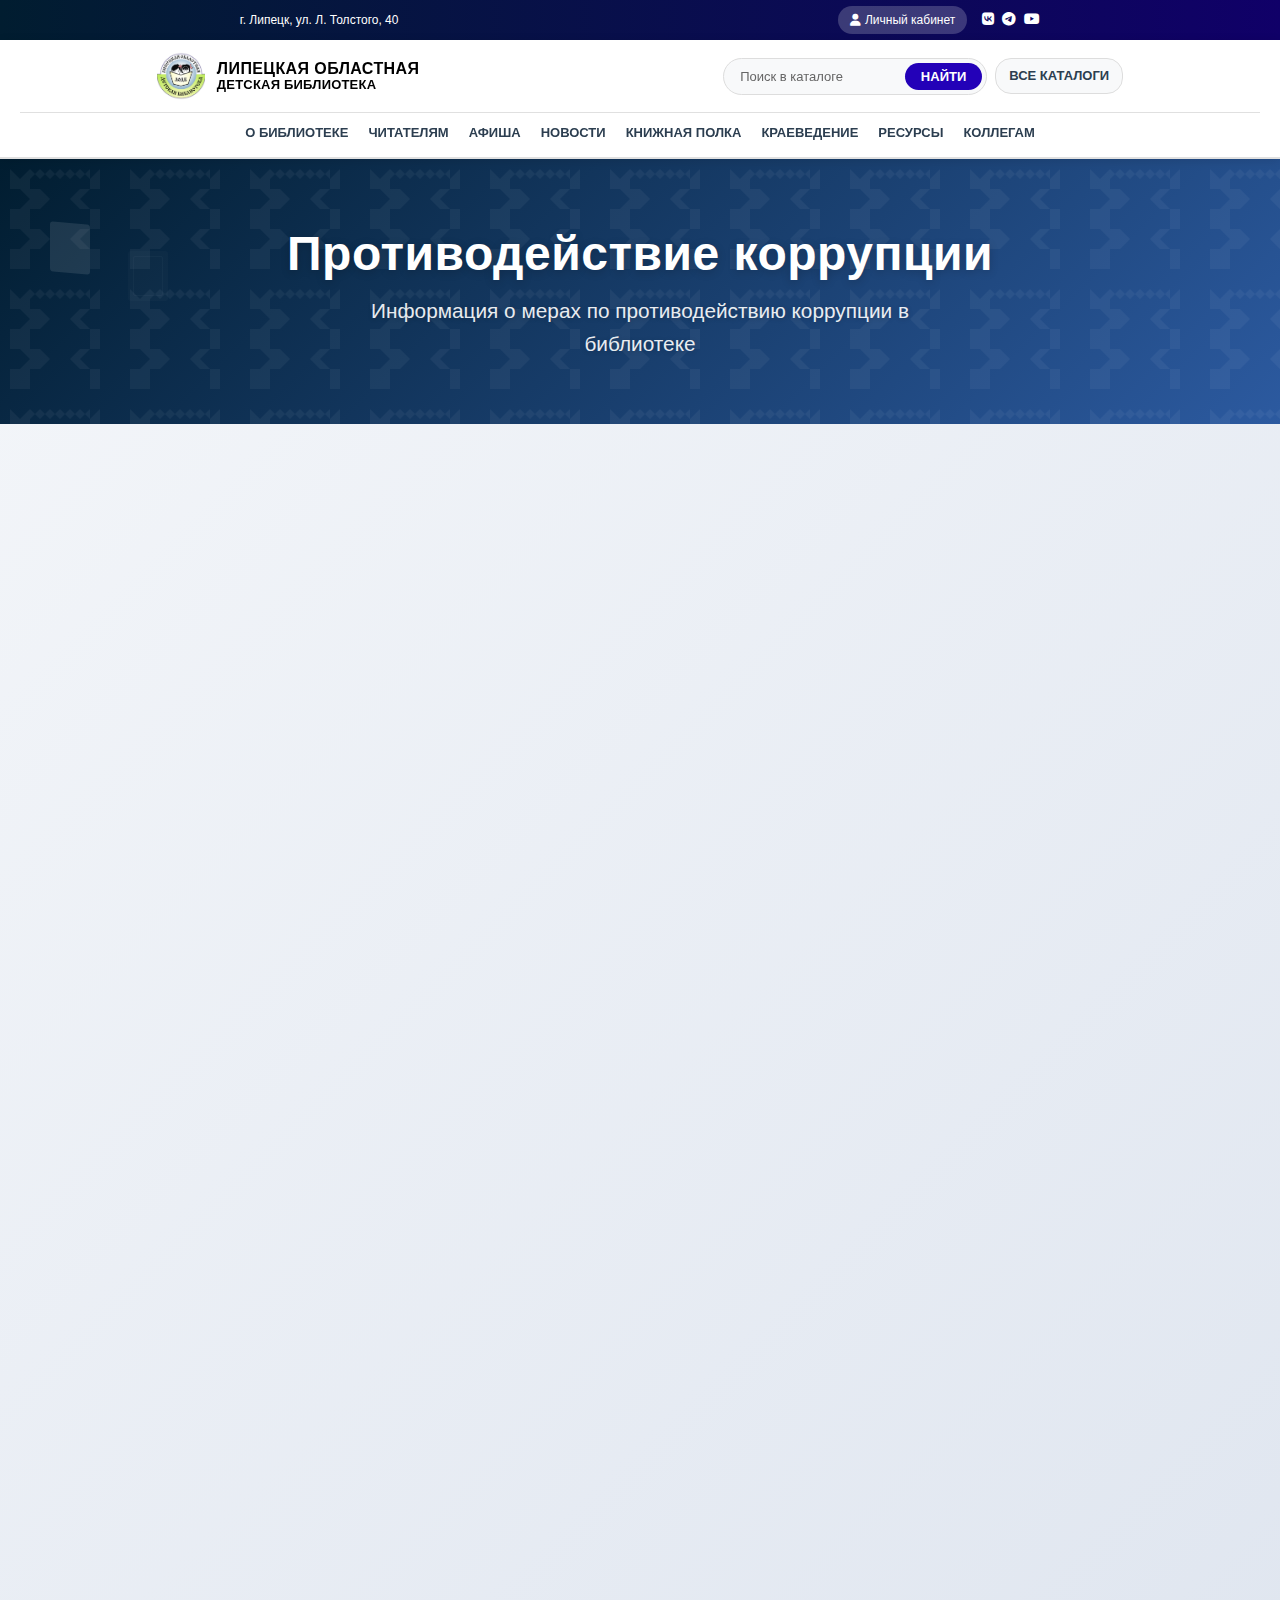
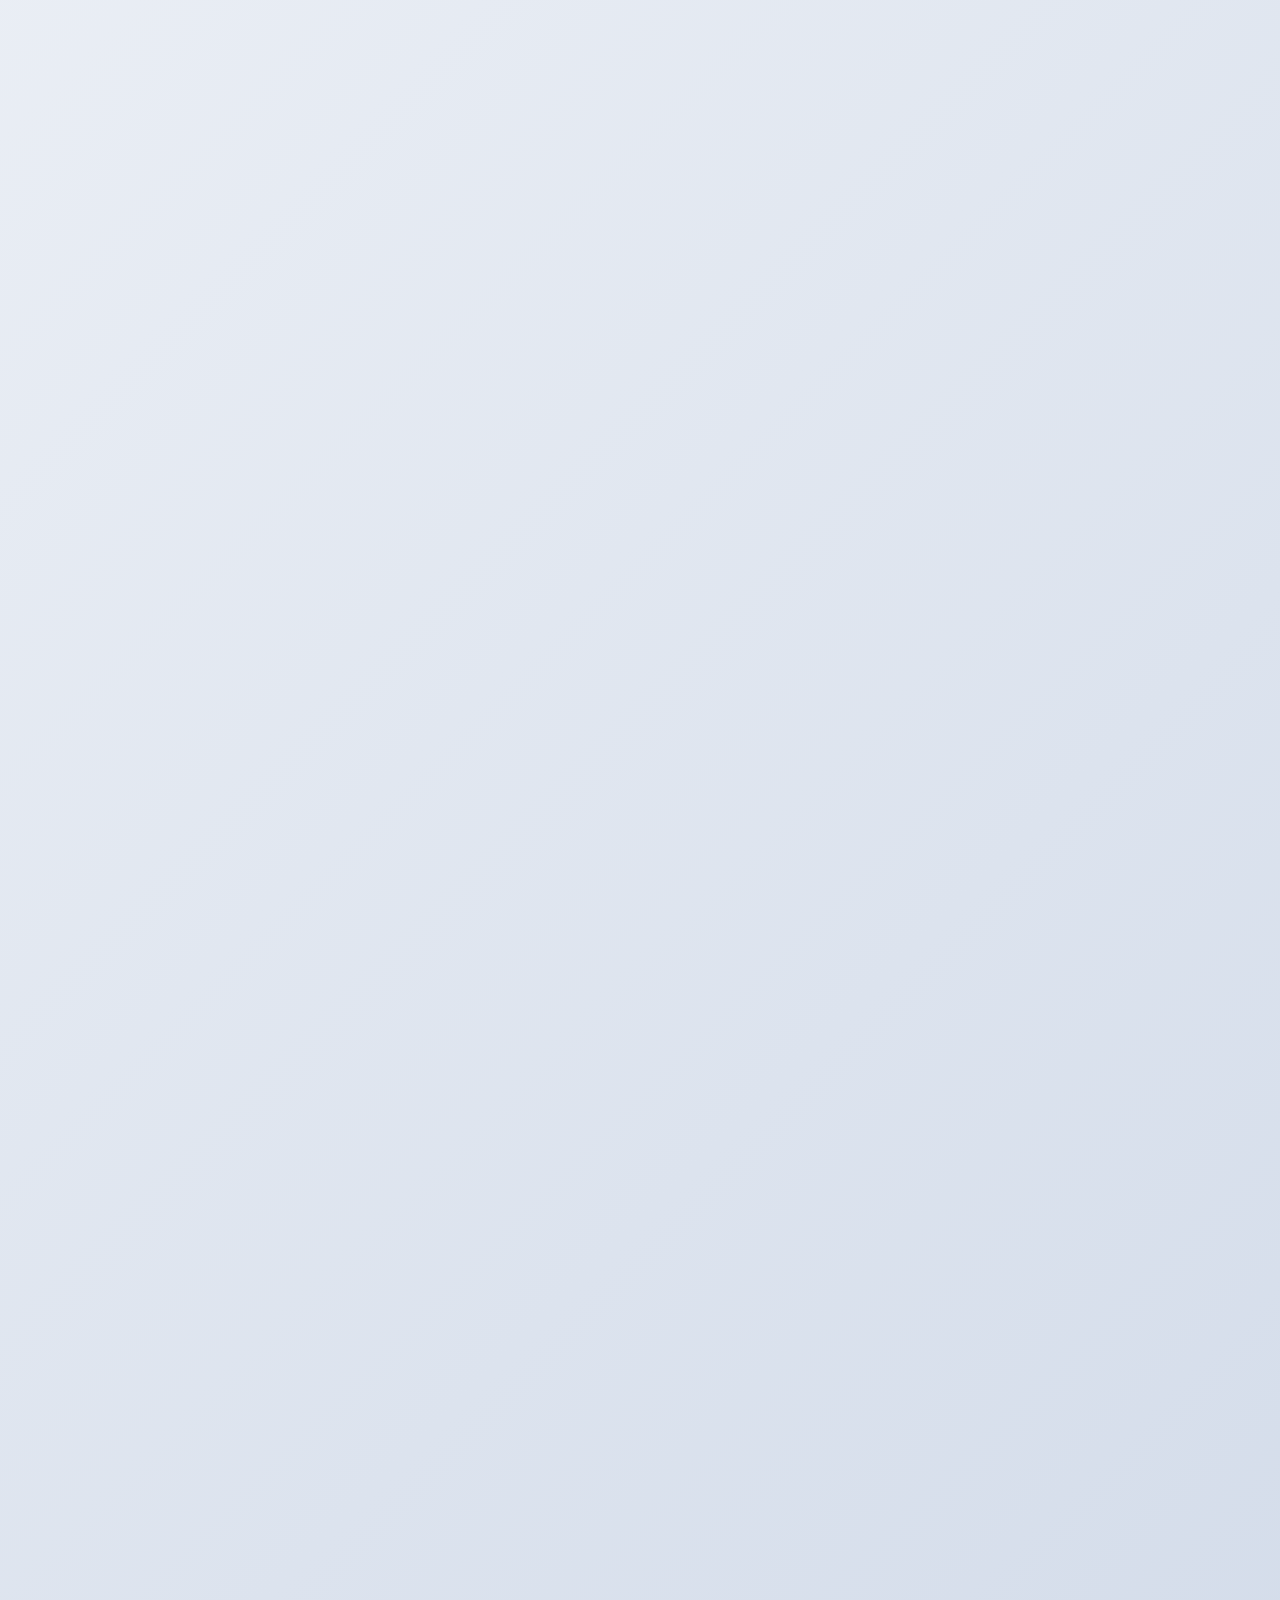
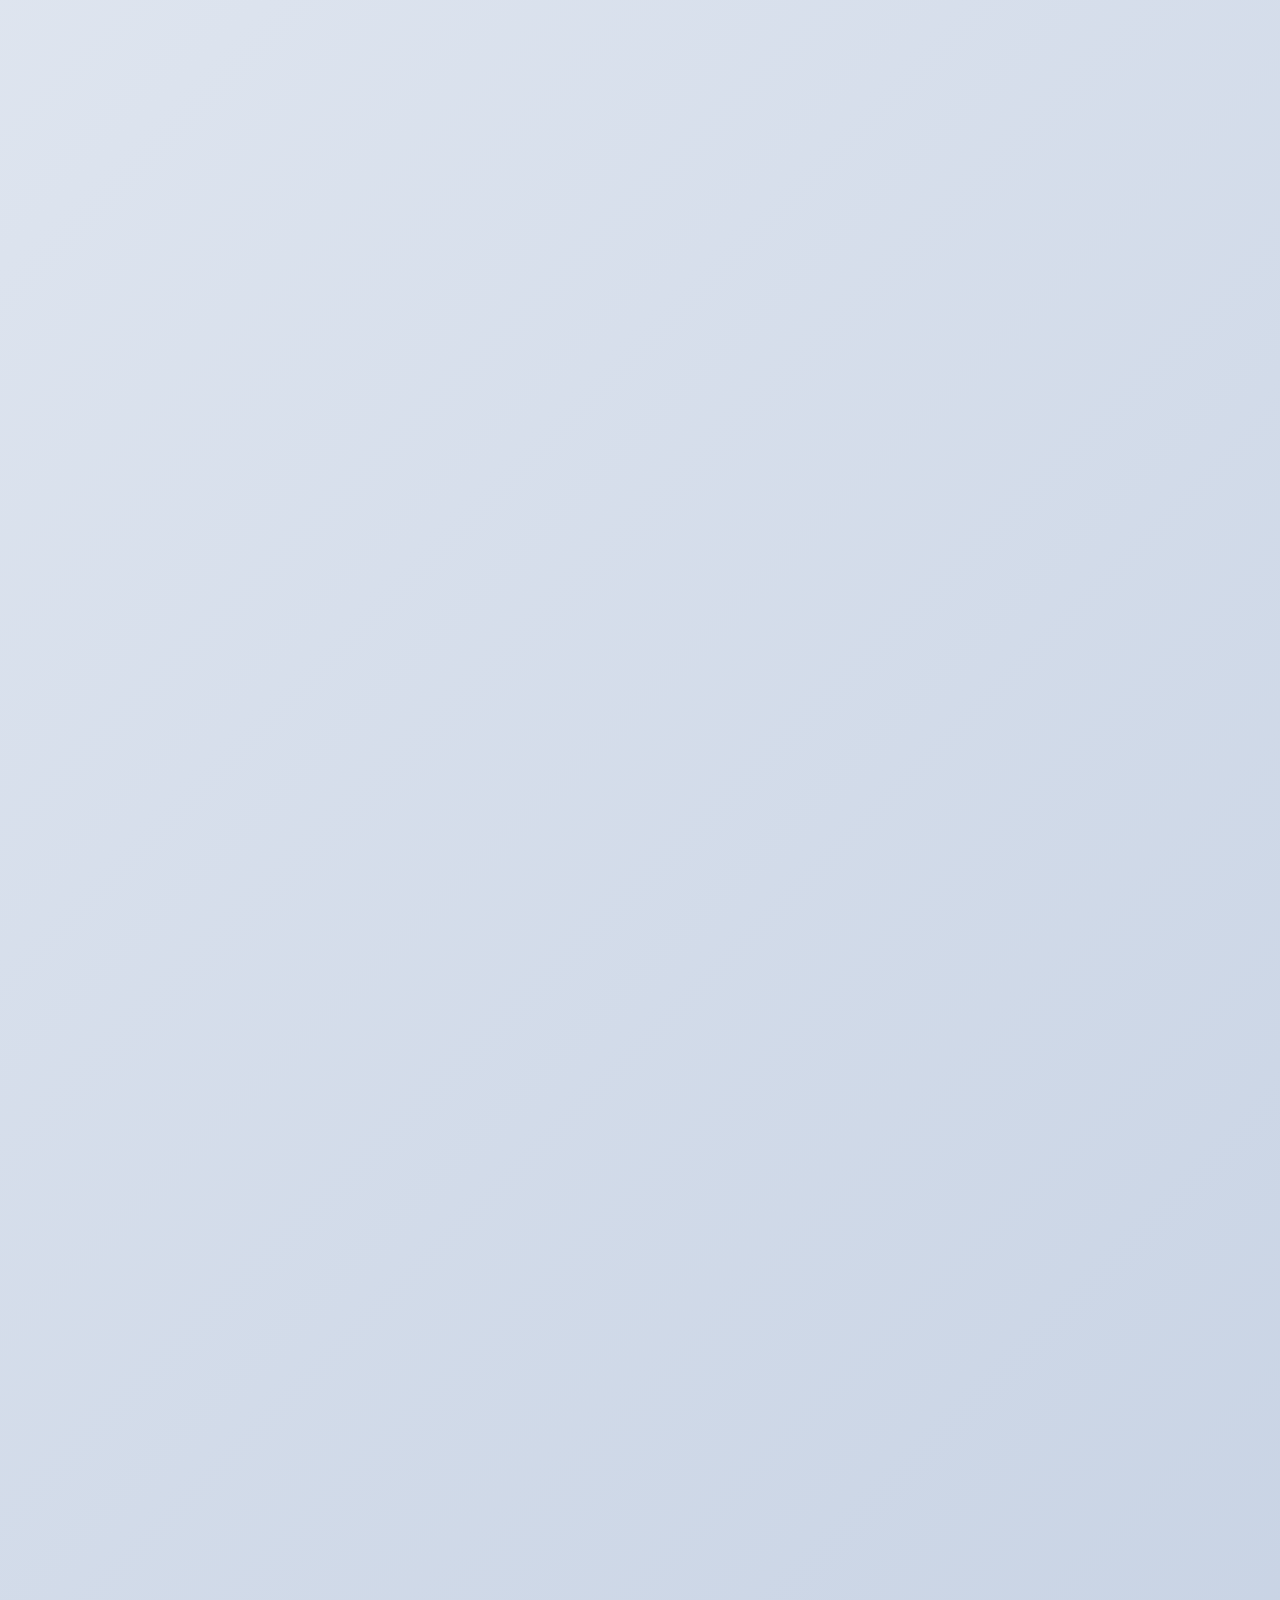
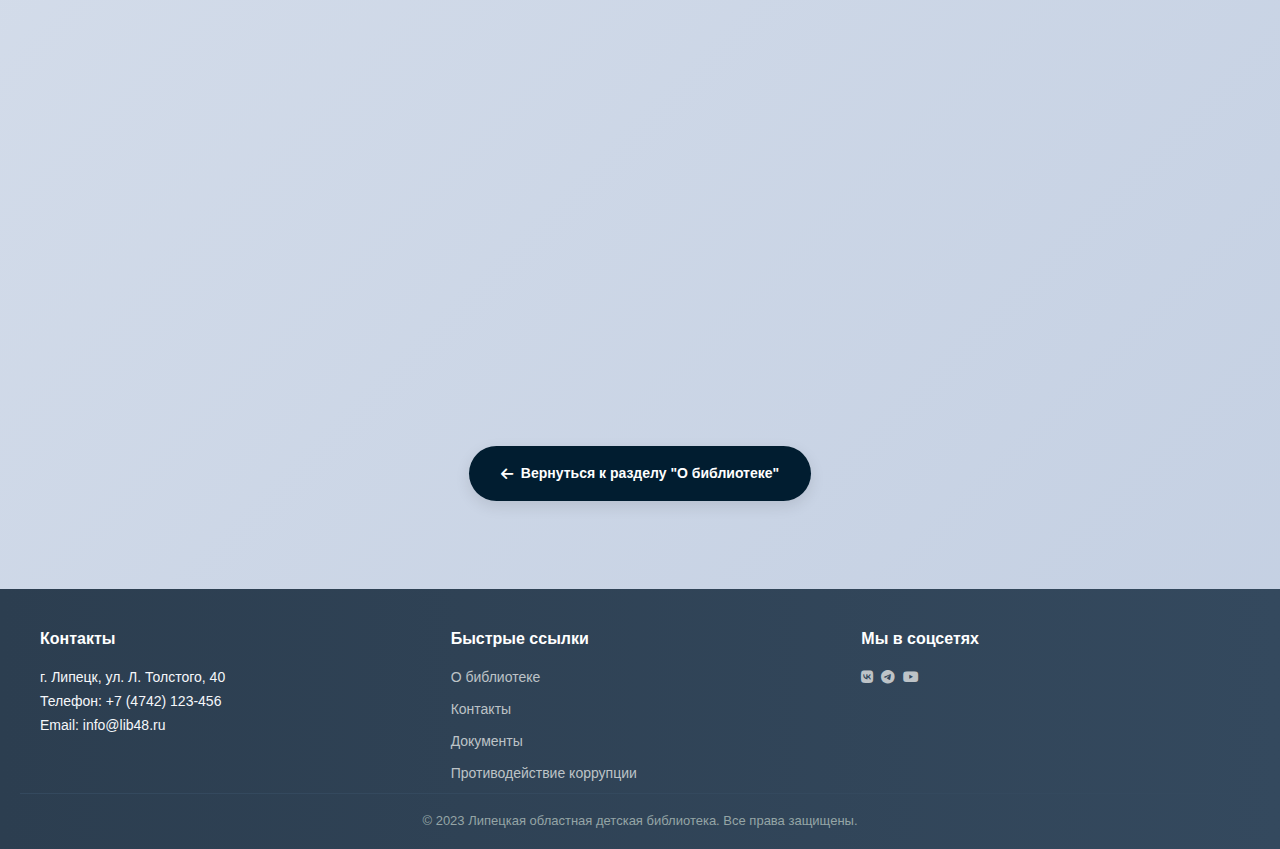
<file: bibliosystem/pages/anti-corruption.html>
<!DOCTYPE html>
<html lang="ru">
<head>
    <meta charset="UTF-8">
    <meta name="viewport" content="width=device-width, initial-scale=1.0">
    <title>Противодействие коррупции - Липецкая областная детская библиотека</title>
    <link rel="stylesheet" href="../css/style.css">
    <link rel="stylesheet" href="../css/animations.css">
    <link rel="stylesheet" href="https://cdnjs.cloudflare.com/ajax/libs/font-awesome/6.4.0/css/all.min.css">
</head>
<body>
    <!-- Верхняя шапка -->
    <div class="top-header">
        <div class="container">
            <div class="address">г. Липецк, ул. Л. Толстого, 40</div>
            <div class="top-right">
                <a href="#" class="login-btn" id="loginBtn">
                    <i class="fas fa-user"></i>Личный кабинет
                </a>
                <div class="social-icons">
                    <a href="https://vk.com/childbook_lipetsk"><i class="fab fa-vk"></i></a>
                    <a href="#"><i class="fab fa-telegram"></i></a>
                    <a href="#"><i class="fab fa-youtube"></i></a>
                </div>
            </div>
        </div>
    </div>

    <!-- Основная шапка -->
    <header class="main-header">
        <div class="container">
            <div class="header-main-row">
                <div class="logo-section">
                    <a href="../index.html" class="logo">
                        <img src="../images/logo.png" alt="Логотип библиотеки">
                        <div class="logo-text">
                            <div class="logo-line1">Липецкая областная</div>
                            <div class="logo-line2">детская библиотека</div>
                        </div>
                    </a>
                </div>
                
                <div class="search-section">
                    <div class="search-container">
                        <div class="search-box">
                            <input type="text" placeholder="Поиск в каталоге" class="search-input">
                            <button class="search-btn">НАЙТИ</button>
                        </div>
                        <a href="https://opac.lib48.ru/wlib/" class="all-catalogs">ВСЕ КАТАЛОГИ</a>
                    </div>
                </div>
            </div>

            <nav class="main-nav">
                <ul>
                    <li class="dropdown">
                        <a href="about.html">О БИБЛИОТЕКЕ</a>
                        <div class="dropdown-content">
                            <a href="founder.html">Сведения об учредителе</a>
                            <a href="documents.html">Документы</a>
                            <a href="contacts.html">Контакты</a>
                            <a href="requisites.html">Реквизиты и услуги</a>
                            <a href="history.html">История библиотеки</a>
                            <a href="anti-corruption.html" class="active">Противодействие коррупции</a>
                        </div>
                    </li>
                    <li class="dropdown">
                        <a href="readers.html">ЧИТАТЕЛЯМ</a>
                        <div class="dropdown-content">
                            <a href="readers.html#rules">Правила пользования</a>
                            <a href="readers.html#services">Сервисы</a>
                            <a href="working-hours.html">Режим работы</a>
                            <a href="readers.html#pushkin">Пушкинская карта</a>
                        </div>
                    </li>
                    <li><a href="afisha.html">АФИША</a></li>
                    <li><a href="news.html">НОВОСТИ</a></li>
                    <li><a href="bookshelf.html">КНИЖНАЯ ПОЛКА</a></li>
                  <li class="dropdown">
    <a href="pages/kraevedenie.html">КРАЕВЕДЕНИЕ</a>
    <div class="dropdown-content">
        <a href="pages/kraevedenie/history.html">История края</a>
        <a href="pages/kraevedenie/writers.html">Писатели Липецкой области</a>
        <a href="pages/kraevedenie/resources.html">Краеведческие ресурсы</a>
    </div>
</li>
                    <li><a href="resources.html">РЕСУРСЫ</a></li>
                    <li><a href="colleagues.html">КОЛЛЕГАМ</a></li>
                </ul>
            </nav>
        </div>
    </header>

    <main class="main-content">
        <!-- Обновленный заголовок на всю ширину -->
        <div class="page-header-full">
            <div class="container">
                <h1 class="page-title">Противодействие коррупции</h1>
                <p class="page-subtitle">Информация о мерах по противодействию коррупции в библиотеке</p>
                <div class="header-decoration">
                    <div class="decoration-book"></div>
                    <div class="decoration-pages"></div>
                </div>
            </div>
        </div>
        
        <div class="container">
            <div class="content-section">
                <div class="content-card animated-card">
                    <div class="card-header">
                        <h2><i class="fas fa-balance-scale"></i> Нормативные документы</h2>
                        <div class="card-icon">
                            <i class="fas fa-file-contract"></i>
                        </div>
                    </div>
                    
                    <div class="documents-grid">
                        <div class="document-item">
                            <div class="document-icon">
                                <i class="fas fa-gavel"></i>
                            </div>
                            <div class="document-content">
                                <h3>Федеральный закон от 25.12.2008 № 273-ФЗ</h3>
                                <p>"О противодействии коррупции"</p>
                                <a href="#" class="document-link">Скачать документ</a>
                            </div>
                        </div>
                        <div class="document-item">
                            <div class="document-icon">
                                <i class="fas fa-landmark"></i>
                            </div>
                            <div class="document-content">
                                <h3>Указ Президента РФ от 29.06.2018 № 378</h3>
                                <p>"О Национальном плане противодействия коррупции на 2018-2020 годы"</p>
                                <a href="#" class="document-link">Скачать документ</a>
                            </div>
                        </div>
                        <div class="document-item">
                            <div class="document-icon">
                                <i class="fas fa-book"></i>
                            </div>
                            <div class="document-content">
                                <h3>Кодекс этики и служебного поведения</h3>
                                <p>Правила поведения сотрудников библиотеки</p>
                                <a href="#" class="document-link">Скачать документ</a>
                            </div>
                        </div>
                        <div class="document-item">
                            <div class="document-icon">
                                <i class="fas fa-clipboard-list"></i>
                            </div>
                            <div class="document-content">
                                <h3>Положение о противодействии коррупции</h3>
                                <p>Внутренние правила и процедуры библиотеки</p>
                                <a href="#" class="document-link">Скачать документ</a>
                            </div>
                        </div>
                    </div>
                </div>

                <div class="content-card animated-card">
                    <div class="card-header">
                        <h2><i class="fas fa-user-shield"></i> Комиссия по противодействию коррупции</h2>
                        <div class="card-icon">
                            <i class="fas fa-users"></i>
                        </div>
                    </div>
                    
                    <div class="commission-info">
                        <div class="commission-header">
                            <div class="commission-text">
                                <h3>Состав комиссии</h3>
                                <p>Комиссия по противодействию коррупции создана для организации работы по предупреждению и выявлению коррупционных правонарушений в библиотеке</p>
                            </div>
                            <div class="commission-stats">
                                <div class="stat-item">
                                    <div class="stat-number">5</div>
                                    <div class="stat-label">членов комиссии</div>
                                </div>
                                <div class="stat-item">
                                    <div class="stat-number">12</div>
                                    <div class="stat-label">заседаний в год</div>
                                </div>
                            </div>
                        </div>
                        
                        <div class="members-grid">
                            <div class="member-card">
                                <div class="member-avatar">
                                    <i class="fas fa-user-tie"></i>
                                </div>
                                <div class="member-info">
                                    <h4>Иванова М.П.</h4>
                                    <p class="member-position">Председатель комиссии</p>
                                    <p class="member-department">Директор библиотеки</p>
                                </div>
                            </div>
                            <div class="member-card">
                                <div class="member-avatar">
                                    <i class="fas fa-user-graduate"></i>
                                </div>
                                <div class="member-info">
                                    <h4>Петров С.И.</h4>
                                    <p class="member-position">Заместитель председателя</p>
                                    <p class="member-department">Заместитель директора</p>
                                </div>
                            </div>
                            <div class="member-card">
                                <div class="member-avatar">
                                    <i class="fas fa-user-check"></i>
                                </div>
                                <div class="member-info">
                                    <h4>Сидорова О.Л.</h4>
                                    <p class="member-position">Член комиссии</p>
                                    <p class="member-department">Главный бухгалтер</p>
                                </div>
                            </div>
                            <div class="member-card">
                                <div class="member-avatar">
                                    <i class="fas fa-user-friends"></i>
                                </div>
                                <div class="member-info">
                                    <h4>Кузнецов А.В.</h4>
                                    <p class="member-position">Член комиссии</p>
                                    <p class="member-department">Председатель профкома</p>
                                </div>
                            </div>
                        </div>
                    </div>
                </div>

                <div class="content-card animated-card">
                    <div class="card-header">
                        <h2><i class="fas fa-exclamation-triangle"></i> Формы коррупционных проявлений</h2>
                        <div class="card-icon">
                            <i class="fas fa-ban"></i>
                        </div>
                    </div>
                    
                    <div class="corruption-forms">
                        <div class="forms-grid">
                            <div class="form-item danger">
                                <div class="form-icon">
                                    <i class="fas fa-money-bill-wave"></i>
                                </div>
                                <div class="form-content">
                                    <h4>Взяточничество</h4>
                                    <p>Получение или дача взятки в любой форме</p>
                                </div>
                            </div>
                            <div class="form-item warning">
                                <div class="form-icon">
                                    <i class="fas fa-gift"></i>
                                </div>
                                <div class="form-content">
                                    <h4>Получение подарков</h4>
                                    <p>Получение подарков, связанное с исполнением должностных обязанностей</p>
                                </div>
                            </div>
                            <div class="form-item danger">
                                <div class="form-icon">
                                    <i class="fas fa-handshake"></i>
                                </div>
                                <div class="form-content">
                                    <h4>Злоупотребление полномочиями</h4>
                                    <p>Использование должностных полномочий в личных интересах</p>
                                </div>
                            </div>
                            <div class="form-item warning">
                                <div class="form-icon">
                                    <i class="fas fa-users"></i>
                                </div>
                                <div class="form-content">
                                    <h4>Кумовство</h4>
                                    <p>Непотизм при приеме на работу и продвижении по службе</p>
                                </div>
                            </div>
                            <div class="form-item danger">
                                <div class="form-icon">
                                    <i class="fas fa-file-invoice-dollar"></i>
                                </div>
                                <div class="form-content">
                                    <h4>Мошенничество</h4>
                                    <p>Присвоение или растрата бюджетных средств</p>
                                </div>
                            </div>
                            <div class="form-item warning">
                                <div class="form-icon">
                                    <i class="fas fa-balance-scale-right"></i>
                                </div>
                                <div class="form-content">
                                    <h4>Конфликт интересов</h4>
                                    <p>Личная заинтересованность при принятии решений</p>
                                </div>
                            </div>
                        </div>
                    </div>
                </div>

                <div class="content-card animated-card">
                    <div class="card-header">
                        <h2><i class="fas fa-shield-alt"></i> Меры противодействия</h2>
                        <div class="card-icon">
                            <i class="fas fa-tasks"></i>
                        </div>
                    </div>
                    
                    <div class="measures-timeline">
                        <div class="timeline-item">
                            <div class="timeline-marker">
                                <i class="fas fa-user-lock"></i>
                            </div>
                            <div class="timeline-content">
                                <h4>Контроль за доходами</h4>
                                <p>Регулярная проверка деклараций о доходах сотрудников</p>
                            </div>
                        </div>
                        <div class="timeline-item">
                            <div class="timeline-marker">
                                <i class="fas fa-eye"></i>
                            </div>
                            <div class="timeline-content">
                                <h4>Прозрачность закупок</h4>
                                <p>Обеспечение открытости процедур государственных закупок</p>
                            </div>
                        </div>
                        <div class="timeline-item">
                            <div class="timeline-marker">
                                <i class="fas fa-graduation-cap"></i>
                            </div>
                            <div class="timeline-content">
                                <h4>Обучение сотрудников</h4>
                                <p>Регулярное проведение обучающих семинаров и тренингов</p>
                            </div>
                        </div>
                        <div class="timeline-item">
                            <div class="timeline-marker">
                                <i class="fas fa-comments"></i>
                            </div>
                            <div class="timeline-content">
                                <h4>Анонимное информирование</h4>
                                <p>Организация системы сообщений о коррупционных проявлениях</p>
                            </div>
                        </div>
                        <div class="timeline-item">
                            <div class="timeline-marker">
                                <i class="fas fa-award"></i>
                            </div>
                            <div class="timeline-content">
                                <h4>Поощрение добросовестности</h4>
                                <p>Стимулирование сотрудников, соблюдающих антикоррупционные стандарты</p>
                            </div>
                        </div>
                    </div>
                </div>

                <div class="content-card animated-card">
                    <div class="card-header">
                        <h2><i class="fas fa-envelope"></i> Сообщить о коррупции</h2>
                        <div class="card-icon">
                            <i class="fas fa-phone-alt"></i>
                        </div>
                    </div>
                    
                    <div class="report-section">
                        <div class="report-info">
                            <div class="report-methods">
                                <div class="method-item">
                                    <div class="method-icon">
                                        <i class="fas fa-phone"></i>
                                    </div>
                                    <div class="method-content">
                                        <h4>Телефон доверия</h4>
                                        <p class="method-detail">+7 (4742) 123-456</p>
                                        <p class="method-description">Круглосуточная горячая линия</p>
                                    </div>
                                </div>
                                <div class="method-item">
                                    <div class="method-icon">
                                        <i class="fas fa-envelope"></i>
                                    </div>
                                    <div class="method-content">
                                        <h4>Электронная почта</h4>
                                        <p class="method-detail">anticorruption@lib48.ru</p>
                                        <p class="method-description">Специальный почтовый ящик</p>
                                    </div>
                                </div>
                                <div class="method-item">
                                    <div class="method-icon">
                                        <i class="fas fa-archive"></i>
                                    </div>
                                    <div class="method-content">
                                        <h4>Почтовый ящик</h4>
                                        <p class="method-detail">г. Липецк, ул. Л. Толстого, 40</p>
                                        <p class="method-description">Ящик для анонимных обращений в фойе библиотеки</p>
                                    </div>
                                </div>
                            </div>
                            
                            <div class="report-guarantees">
                                <h4>Гарантии защиты</h4>
                                <ul>
                                    <li>Конфиденциальность обращения</li>
                                    <li>Защита от преследования за добросовестное сообщение</li>
                                    <li>Обязательное рассмотрение каждого обращения</li>
                                    <li>Информирование о результатах рассмотрения</li>
                                </ul>
                            </div>
                        </div>
                    </div>
                </div>
            </div>

            <div style="text-align: center; margin-top: 3rem;">
                <a href="about.html" class="btn btn-back" style="display: inline-flex; align-items: center; gap: 0.5rem;">
                    <i class="fas fa-arrow-left"></i>
                    Вернуться к разделу "О библиотеке"
                </a>
            </div>
        </div>
    </main>

    <footer class="main-footer">
        <div class="container">
            <div class="footer-content">
                <div class="footer-section">
                    <h3>Контакты</h3>
                    <p>г. Липецк, ул. Л. Толстого, 40</p>
                    <p>Телефон: +7 (4742) 123-456</p>
                    <p>Email: info@lib48.ru</p>
                </div>
                <div class="footer-section">
                    <h3>Быстрые ссылки</h3>
                    <ul>
                        <li><a href="about.html">О библиотеке</a></li>
                        <li><a href="contacts.html">Контакты</a></li>
                        <li><a href="documents.html">Документы</a></li>
                        <li><a href="anti-corruption.html">Противодействие коррупции</a></li>
                    </ul>
                </div>
                <div class="footer-section">
                    <h3>Мы в соцсетях</h3>
                    <div class="social-icons">
                        <a href="https://vk.com/childbook_lipetsk"><i class="fab fa-vk"></i></a>
                        <a href="#"><i class="fab fa-telegram"></i></a>
                        <a href="#"><i class="fab fa-youtube"></i></a>
                    </div>
                </div>
            </div>
            <div class="footer-bottom">
                <p>&copy; 2023 Липецкая областная детская библиотека. Все права защищены.</p>
            </div>
        </div>
    </footer>

    <style>
        /* Обновленные стили для заголовка на всю ширину */
        .page-header-full {
            background: linear-gradient(135deg, var(--primary) 0%, #2c5aa0 100%);
            color: white;
            padding: 4rem 0;
            margin-bottom: 2rem;
            position: relative;
            overflow: hidden;
            width: 100%;
        }

        .page-header-full::before {
            content: "";
            position: absolute;
            top: 0;
            left: 0;
            right: 0;
            bottom: 0;
            background-image: url("data:image/svg+xml,%3Csvg width='120' height='120' viewBox='0 0 120 120' xmlns='http://www.w3.org/2000/svg'%3E%3Cpath d='M30 20L40 10L50 20L60 10L70 20L80 10L90 20L100 10V30H90L80 40L90 50H100V70H90L80 80L90 90H100V110H10V90H20L30 80L20 70H10V50H20L30 40L20 30H10V10L20 20L30 10L40 20L50 10L60 20L70 10L80 20L90 10V30H80L70 40L80 50H90V70H80L70 80L80 90H90V110H30V90H40L50 80L40 70H30V50H40L50 40L40 30H30V20Z' fill='%23ffffff' fill-opacity='0.08' fill-rule='evenodd'/%3E%3C/svg%3E");
            opacity: 0.6;
        }

        .page-header-full .container {
            position: relative;
            z-index: 2;
        }

        .page-header-full .page-title {
            font-size: 3rem;
            margin-bottom: 0.5rem;
            text-shadow: 0 2px 10px rgba(0,0,0,0.2);
            font-weight: 700;
        }

        .page-header-full .page-subtitle {
            font-size: 1.3rem;
            opacity: 0.9;
            max-width: 600px;
            margin: 0 auto;
            font-weight: 300;
        }

        .header-decoration {
            position: absolute;
            bottom: -10px;
            right: 10%;
            display: flex;
            gap: 10px;
        }

        .decoration-book, .decoration-pages {
            width: 40px;
            height: 50px;
            background: rgba(255,255,255,0.2);
            border-radius: 3px;
            position: relative;
        }

        .decoration-book::before {
            content: "";
            position: absolute;
            left: 5px;
            top: 5px;
            right: 5px;
            bottom: 5px;
            border: 1px solid rgba(255,255,255,0.3);
            border-radius: 2px;
        }

        .decoration-pages {
            background: rgba(255,255,255,0.1);
            transform: skewY(5deg);
        }

        /* Основные стили контента */
        .content-section {
            display: flex;
            flex-direction: column;
            gap: 2.5rem;
            margin: 2rem 0;
        }

        .content-card {
            background: white;
            border-radius: 16px;
            padding: 2.5rem;
            box-shadow: 0 10px 30px rgba(0,0,0,0.08);
            border: 1px solid rgba(0,0,0,0.05);
            transition: all 0.4s cubic-bezier(0.175, 0.885, 0.32, 1.1);
            position: relative;
            overflow: hidden;
        }

        .content-card::before {
            content: "";
            position: absolute;
            top: 0;
            left: 0;
            right: 0;
            height: 4px;
            background: var(--accent);
        }

        .content-card:hover {
            transform: translateY(-8px);
            box-shadow: 0 15px 40px rgba(0,0,0,0.12);
        }

        /* Анимированные карточки */
        .animated-card {
            opacity: 0;
            transform: translateY(30px);
            animation: fadeInUp 0.8s ease forwards;
        }

        @keyframes fadeInUp {
            to {
                opacity: 1;
                transform: translateY(0);
            }
        }

        .card-header {
            display: flex;
            justify-content: space-between;
            align-items: center;
            margin-bottom: 2rem;
            padding-bottom: 1.5rem;
            border-bottom: 1px solid #e8ecef;
        }

        .card-header h2 {
            color: var(--primary);
            display: flex;
            align-items: center;
            gap: 1rem;
            font-size: 1.8rem;
            font-weight: 600;
        }

        .card-icon {
            width: 50px;
            height: 50px;
            background: var(--accent);
            border-radius: 12px;
            display: flex;
            align-items: center;
            justify-content: center;
            color: white;
            font-size: 1.5rem;
            box-shadow: 0 5px 15px rgba(0,0,0,0.1);
        }

        /* Обновленные стили для документов */
        .documents-grid {
            display: grid;
            grid-template-columns: repeat(auto-fit, minmax(320px, 1fr));
            gap: 1.5rem;
        }

        .document-item {
            display: flex;
            align-items: flex-start;
            gap: 1.5rem;
            padding: 2rem;
            background: #f8f9fa;
            border-radius: 12px;
            border-left: 4px solid var(--accent);
            transition: all 0.3s ease;
            position: relative;
            overflow: hidden;
        }

        .document-item::before {
            content: "";
            position: absolute;
            top: 0;
            left: -100%;
            width: 100%;
            height: 100%;
            background: linear-gradient(90deg, transparent, rgba(255,255,255,0.4), transparent);
            transition: left 0.5s;
        }

        .document-item:hover::before {
            left: 100%;
        }

        .document-item:hover {
            transform: translateY(-5px);
            box-shadow: 0 10px 25px rgba(0,0,0,0.1);
        }

        .document-icon {
            width: 60px;
            height: 60px;
            background: var(--accent);
            border-radius: 12px;
            display: flex;
            align-items: center;
            justify-content: center;
            color: white;
            font-size: 1.5rem;
            flex-shrink: 0;
            box-shadow: 0 5px 15px rgba(0,0,0,0.1);
        }

        .document-content h3 {
            color: var(--primary);
            margin-bottom: 0.8rem;
            font-size: 1.2rem;
            font-weight: 600;
        }

        .document-content p {
            color: var(--text);
            margin-bottom: 1.2rem;
            opacity: 0.8;
            line-height: 1.5;
        }

        .document-link {
            color: var(--accent);
            text-decoration: none;
            font-weight: 600;
            display: inline-flex;
            align-items: center;
            gap: 0.5rem;
            transition: all 0.3s ease;
            position: relative;
        }

        .document-link::after {
            content: "";
            position: absolute;
            bottom: -2px;
            left: 0;
            width: 0;
            height: 2px;
            background: var(--accent);
            transition: width 0.3s ease;
        }

        .document-link:hover {
            color: var(--primary);
            gap: 0.8rem;
        }

        .document-link:hover::after {
            width: 100%;
        }

        /* Стили для комиссии */
        .commission-header {
            display: flex;
            justify-content: space-between;
            align-items: center;
            margin-bottom: 2.5rem;
            padding: 2rem;
            background: linear-gradient(135deg, #f8f9fa 0%, #e9ecef 100%);
            border-radius: 16px;
            border: 1px solid rgba(0,0,0,0.05);
        }

        .commission-stats {
            display: flex;
            gap: 3rem;
        }

        .stat-item {
            text-align: center;
        }

        .stat-number {
            font-size: 3rem;
            font-weight: bold;
            color: var(--accent);
            line-height: 1;
            text-shadow: 0 2px 5px rgba(0,0,0,0.1);
        }

        .stat-label {
            font-size: 0.9rem;
            color: var(--text);
            margin-top: 0.5rem;
            font-weight: 500;
        }

        .members-grid {
            display: grid;
            grid-template-columns: repeat(auto-fit, minmax(280px, 1fr));
            gap: 2rem;
        }

        .member-card {
            background: white;
            padding: 2rem;
            border-radius: 16px;
            border: 1px solid #e2e8f0;
            text-align: center;
            transition: all 0.4s ease;
            position: relative;
            overflow: hidden;
        }

        .member-card::before {
            content: "";
            position: absolute;
            top: 0;
            left: 0;
            right: 0;
            height: 4px;
            background: var(--accent);
            transform: scaleX(0);
            transition: transform 0.3s ease;
        }

        .member-card:hover::before {
            transform: scaleX(1);
        }

        .member-card:hover {
            transform: translateY(-8px);
            box-shadow: 0 15px 40px rgba(0,0,0,0.12);
        }

        .member-avatar {
            width: 100px;
            height: 100px;
            background: var(--accent);
            border-radius: 50%;
            display: flex;
            align-items: center;
            justify-content: center;
            color: white;
            font-size: 2.5rem;
            margin: 0 auto 1.5rem;
            box-shadow: 0 8px 25px rgba(0,0,0,0.1);
            transition: all 0.3s ease;
        }

        .member-card:hover .member-avatar {
            transform: scale(1.1);
        }

        .member-info h4 {
            color: var(--primary);
            margin-bottom: 0.8rem;
            font-size: 1.3rem;
        }

        .member-position {
            color: var(--accent);
            font-weight: 600;
            margin-bottom: 0.5rem;
            font-size: 1rem;
        }

        .member-department {
            color: var(--text);
            opacity: 0.8;
            font-size: 0.9rem;
        }

        /* Стили для форм коррупции */
        .forms-grid {
            display: grid;
            grid-template-columns: repeat(auto-fit, minmax(320px, 1fr));
            gap: 1.5rem;
        }

        .form-item {
            display: flex;
            align-items: flex-start;
            gap: 1.5rem;
            padding: 2rem;
            border-radius: 12px;
            transition: all 0.4s ease;
            position: relative;
            overflow: hidden;
        }

        .form-item.danger {
            background: #ffe6e6;
            border-left: 4px solid #dc3545;
        }

        .form-item.warning {
            background: #fff3cd;
            border-left: 4px solid #ffc107;
        }

        .form-item:hover {
            transform: translateY(-5px) translateX(5px);
            box-shadow: 0 10px 25px rgba(0,0,0,0.15);
        }

        .form-icon {
            width: 60px;
            height: 60px;
            border-radius: 12px;
            display: flex;
            align-items: center;
            justify-content: center;
            color: white;
            font-size: 1.5rem;
            flex-shrink: 0;
            box-shadow: 0 5px 15px rgba(0,0,0,0.1);
        }

        .form-item.danger .form-icon {
            background: #dc3545;
        }

        .form-item.warning .form-icon {
            background: #ffc107;
        }

        .form-content h4 {
            margin-bottom: 0.8rem;
            color: var(--text);
            font-size: 1.2rem;
        }

        .form-content p {
            color: var(--text);
            opacity: 0.9;
            line-height: 1.5;
        }

        /* Стили для таймлайна */
        .measures-timeline {
            position: relative;
            max-width: 900px;
            margin: 0 auto;
        }

        .measures-timeline::before {
            content: "";
            position: absolute;
            top: 0;
            bottom: 0;
            left: 30px;
            width: 3px;
            background: var(--accent);
            border-radius: 3px;
        }

        .timeline-item {
            display: flex;
            align-items: flex-start;
            margin-bottom: 2.5rem;
            position: relative;
        }

        .timeline-marker {
            width: 70px;
            height: 70px;
            background: var(--accent);
            border-radius: 50%;
            display: flex;
            align-items: center;
            justify-content: center;
            color: white;
            font-size: 1.8rem;
            margin-right: 2rem;
            flex-shrink: 0;
            position: relative;
            z-index: 2;
            box-shadow: 0 5px 20px rgba(0,0,0,0.1);
            transition: all 0.3s ease;
        }

        .timeline-item:hover .timeline-marker {
            transform: scale(1.1) rotate(5deg);
        }

        .timeline-content {
            background: #f8f9fa;
            padding: 2rem;
            border-radius: 12px;
            flex: 1;
            border-left: 4px solid var(--accent);
            transition: all 0.3s ease;
        }

        .timeline-item:hover .timeline-content {
            transform: translateX(10px);
            box-shadow: 0 10px 25px rgba(0,0,0,0.1);
        }

        .timeline-content h4 {
            color: var(--primary);
            margin-bottom: 0.8rem;
            font-size: 1.3rem;
        }

        .timeline-content p {
            color: var(--text);
            opacity: 0.9;
            line-height: 1.5;
        }

        /* Стили для раздела сообщений */
        .report-methods {
            display: grid;
            grid-template-columns: repeat(auto-fit, minmax(300px, 1fr));
            gap: 2rem;
            margin-bottom: 3rem;
        }

        .method-item {
            display: flex;
            align-items: flex-start;
            gap: 1.5rem;
            padding: 2rem;
            background: #f8f9fa;
            border-radius: 16px;
            border: 1px solid rgba(0,0,0,0.05);
            transition: all 0.3s ease;
        }

        .method-item:hover {
            transform: translateY(-5px);
            box-shadow: 0 10px 25px rgba(0,0,0,0.1);
        }

        .method-icon {
            width: 70px;
            height: 70px;
            background: var(--accent);
            border-radius: 16px;
            display: flex;
            align-items: center;
            justify-content: center;
            color: white;
            font-size: 1.8rem;
            flex-shrink: 0;
            box-shadow: 0 5px 15px rgba(0,0,0,0.1);
        }

        .method-content h4 {
            color: var(--primary);
            margin-bottom: 0.8rem;
            font-size: 1.3rem;
        }

        .method-detail {
            color: var(--accent);
            font-weight: 600;
            font-size: 1.1rem;
            margin-bottom: 0.5rem;
        }

        .method-description {
            color: var(--text);
            opacity: 0.8;
            font-size: 0.95rem;
        }

        .report-guarantees {
            background: #e8f5e8;
            padding: 2.5rem;
            border-radius: 16px;
            border-left: 4px solid #28a745;
        }

        .report-guarantees h4 {
            color: var(--primary);
            margin-bottom: 1.5rem;
            font-size: 1.4rem;
            text-align: center;
        }

        .report-guarantees ul {
            list-style: none;
            padding: 0;
            display: grid;
            grid-template-columns: repeat(auto-fit, minmax(250px, 1fr));
            gap: 1rem;
        }

        .report-guarantees li {
            padding: 1rem 1.5rem;
            background: white;
            border-radius: 10px;
            color: var(--text);
            font-weight: 500;
            position: relative;
            padding-left: 3rem;
            box-shadow: 0 3px 10px rgba(0,0,0,0.05);
        }

        .report-guarantees li::before {
            content: "✓";
            position: absolute;
            left: 1.5rem;
            top: 50%;
            transform: translateY(-50%);
            color: #28a745;
            font-weight: bold;
            font-size: 1.2rem;
        }

        /* Кнопки */
        .btn {
            display: inline-flex;
            align-items: center;
            gap: 0.8rem;
            padding: 1rem 2rem;
            background: var(--primary);
            color: white;
            text-decoration: none;
            border-radius: 50px;
            font-weight: 600;
            transition: all 0.3s ease;
            border: none;
            cursor: pointer;
            box-shadow: 0 5px 15px rgba(0,0,0,0.1);
        }

        .btn:hover {
            transform: translateY(-3px);
            box-shadow: 0 8px 25px rgba(0,0,0,0.2);
            color: white;
            background: #2c5aa0;
        }

        .btn-back {
            background: var(--primary);
        }

        /* Адаптивность */
        @media (max-width: 768px) {
            .page-header-full .page-title {
                font-size: 2.2rem;
            }
            
            .page-header-full .page-subtitle {
                font-size: 1.1rem;
            }
            
            .content-card {
                padding: 1.5rem;
            }
            
            .card-header {
                flex-direction: column;
                gap: 1rem;
                text-align: center;
            }
            
            .commission-header {
                flex-direction: column;
                gap: 2rem;
                text-align: center;
            }
            
            .commission-stats {
                gap: 2rem;
            }
            
            .measures-timeline::before {
                left: 25px;
            }
            
            .timeline-marker {
                width: 50px;
                height: 50px;
                font-size: 1.3rem;
                margin-right: 1.5rem;
            }
        }
    </style>

    <script>
        // Анимация появления элементов при скролле
        document.addEventListener('DOMContentLoaded', function() {
            const animatedCards = document.querySelectorAll('.animated-card');
            
            const observer = new IntersectionObserver((entries) => {
                entries.forEach(entry => {
                    if (entry.isIntersecting) {
                        const delay = Array.from(animatedCards).indexOf(entry.target) * 200;
                        setTimeout(() => {
                            entry.target.style.animationDelay = `${delay}ms`;
                            entry.target.classList.add('animate-in');
                        }, 100);
                        observer.unobserve(entry.target);
                    }
                });
            }, { threshold: 0.1 });
            
            animatedCards.forEach(card => {
                observer.observe(card);
            });
        });
    </script>
</body>
</html>
</file>
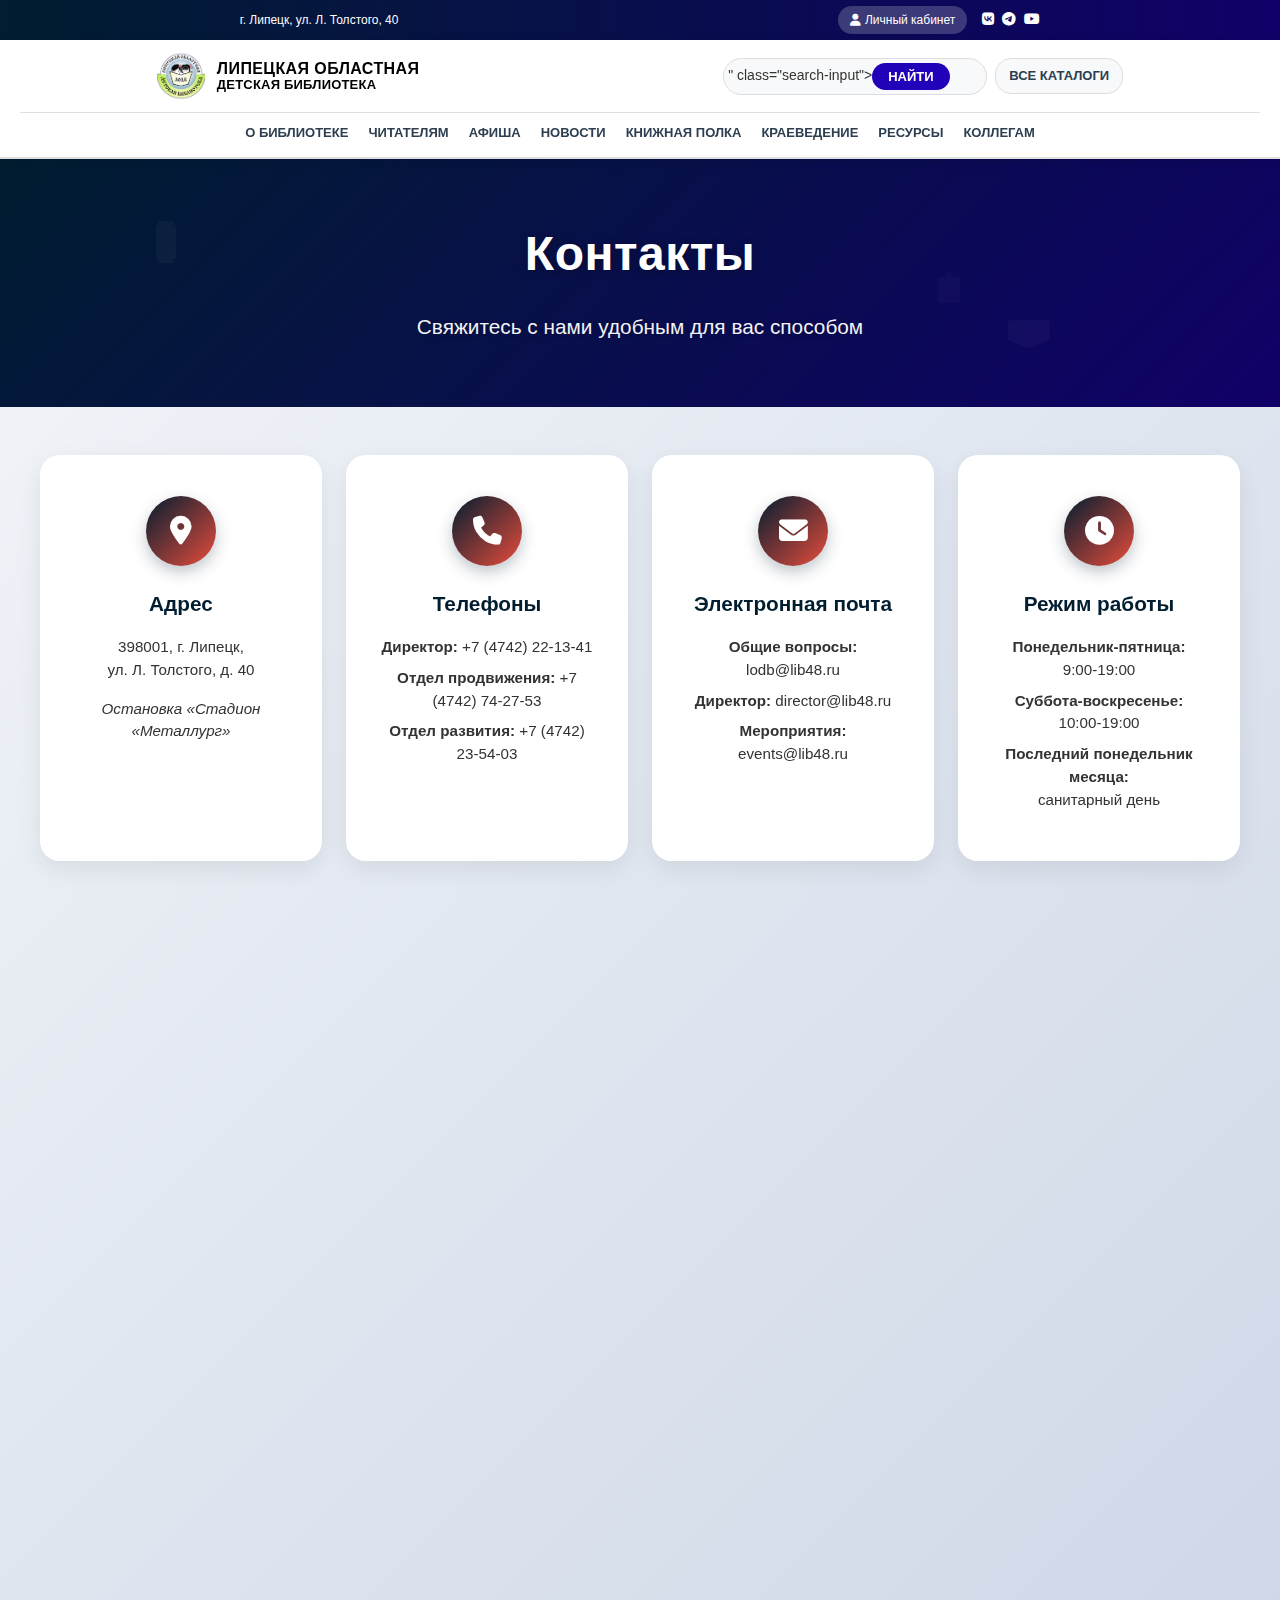
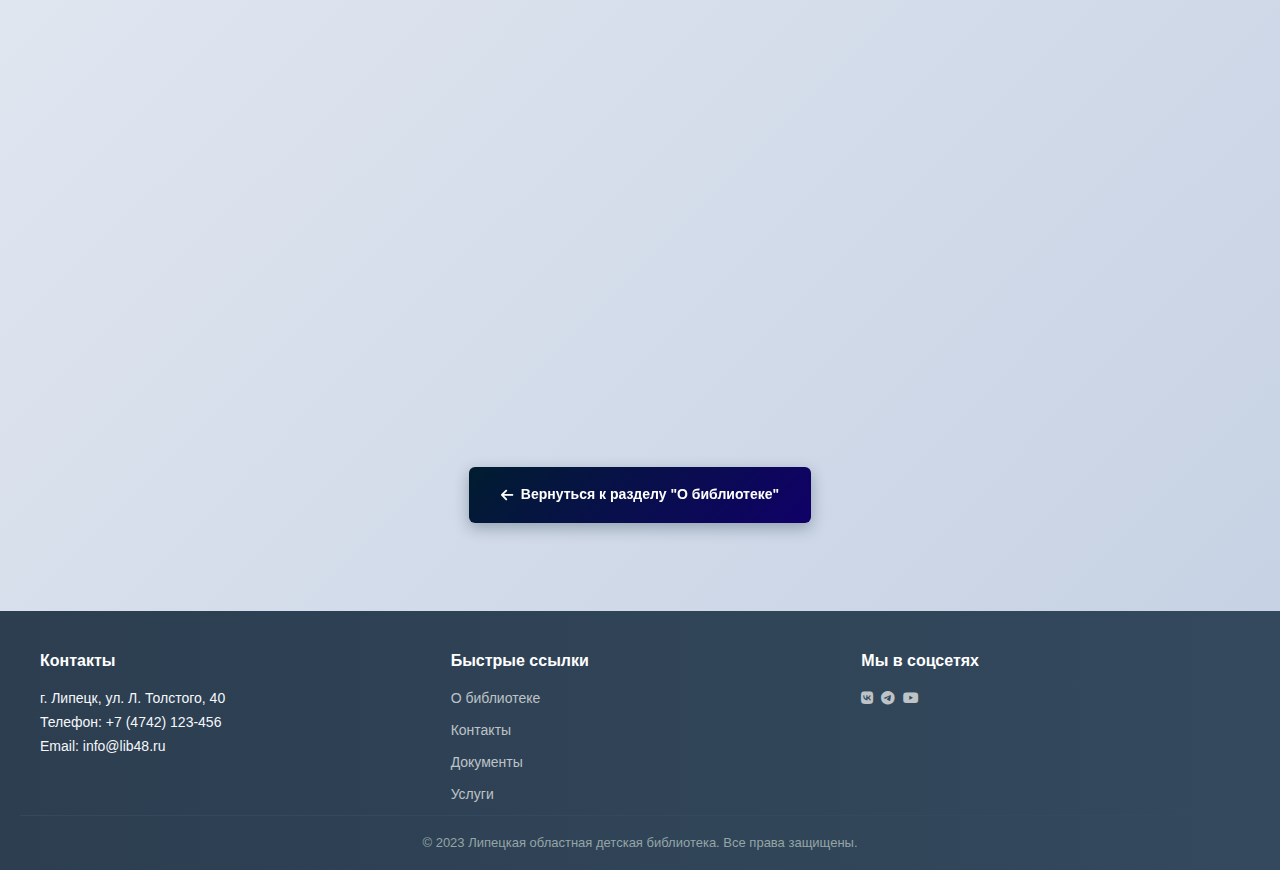
<file: bibliosystem/pages/contacts.html>
<!DOCTYPE html>
<html lang="ru">
<head>
    <meta charset="UTF-8">
    <meta name="viewport" content="width=device-width, initial-scale=1.0">
    <title>Контакты - Липецкая областная детская библиотека</title>
    <link rel="stylesheet" href="../css/style.css">
    <link rel="stylesheet" href="../css/animations.css">
    <link rel="stylesheet" href="https://cdnjs.cloudflare.com/ajax/libs/font-awesome/6.4.0/css/all.min.css">
</head>
<body>
    <!-- Верхняя шапка -->
    <div class="top-header">
        <div class="container">
            <div class="address">г. Липецк, ул. Л. Толстого, 40</div>
            <div class="top-right">
                <a href="#" class="login-btn" id="loginBtn">
                    <i class="fas fa-user"></i>Личный кабинет
                </a>
                <div class="social-icons">
                    <a href="https://vk.com/childbook_lipetsk"><i class="fab fa-vk"></i></a>
                    <a href="#"><i class="fab fa-telegram"></i></a>
                    <a href="#"><i class="fab fa-youtube"></i></a>
                </div>
            </div>
        </div>
    </div>

    <!-- Основная шапка -->
    <header class="main-header">
        <div class="container">
            <div class="header-main-row">
                <div class="logo-section">
                    <a href="../index.html" class="logo">
                        <img src="../images/logo.png" alt="Логотип библиотеки">
                        <div class="logo-text">
                            <div class="logo-line1">Липецкая областная</div>
                            <div class="logo-line2">детская библиотека</div>
                        </div>
                    </a>
                </div>
                
                <div class="search-section">
                    <div class="search-container">
                        <div class="search-box">" class="search-input">
                            <button class="search-btn">НАЙТИ</button>
                        </div>
                        <a href="https://opac.lib48.ru/wlib/" class="all-catalogs">ВСЕ КАТАЛОГИ</a>
                    </div>
                </div>
            </div>

            <nav class="main-nav">
                <ul>
                    <li class="dropdown">
                        <a href="about.html">О БИБЛИОТЕКЕ</a>
                        <div class="dropdown-content">
                            <a href="founder.html">Сведения об учредителе</a>
                            <a href="documents.html">Документы</a>
                            <a href="contacts.html" class="active">Контакты</a>
                            <a href="requisites.html">Реквизиты и услуги</a>
                            <a href="history.html">История библиотеки</a>
                            <a href="anti-corruption.html">Противодействие коррупции</a>
                        </div>
                    </li>
                    <li class="dropdown">
                        <a href="readers.html">ЧИТАТЕЛЯМ</a>
                        <div class="dropdown-content">
                            <a href="readers.html#rules">Правила пользования</a>
                            <a href="readers.html#services">Сервисы</a>
                            <a href="working-hours.html">Режим работы</a>
                            <a href="readers.html#pushkin">Пушкинская карта</a>
                        </div>
                    </li>
                    <li><a href="afisha.html">АФИША</a></li>
                    <li><a href="news.html">НОВОСТИ</a></li>
                    <li><a href="bookshelf.html">КНИЖНАЯ ПОЛКА</a></li>
                    <li class="dropdown">
    <a href="kraevedenie.html">КРАЕВЕДЕНИЕ</a>
   
    <div class="dropdown-content">
        <a href="kraevedenie-history.html">История края</a>
        <a href="kraevedenie-writers.html">Писатели Липецкой области</a>
        <a href="kraevedenie-resources.html">Краеведческие ресурсы</a>
    </div>
</li>
                    <li><a href="resources.html">РЕСУРСЫ</a></li>
                    <li><a href="colleagues.html">КОЛЛЕГАМ</a></li>
                </ul>
            </nav>
        </div>
    </header>

    <main class="main-content">
        <!-- Расширенный заголовок на всю ширину -->
        <div class="page-header-fullwidth">
            <div class="page-header-content">
                <h1 class="page-title">Контакты</h1>
                <p class="page-subtitle">Свяжитесь с нами удобным для вас способом</p>
                <div class="header-decoration">
                    <div class="decoration-phone"></div>
                    <div class="decoration-envelope"></div>
                    <div class="decoration-marker"></div>
                </div>
            </div>
        </div>
        
        <div class="container">
            <div class="content-section">
                <div class="content-grid" style="grid-template-columns: repeat(auto-fit, minmax(280px, 1fr)); gap: 1.5rem; margin-bottom: 3rem;">
                    <div class="contact-card modern-contact">
                        <div class="contact-icon">
                            <i class="fas fa-map-marker-alt"></i>
                        </div>
                        <h3>Адрес</h3>
                        <p>398001, г. Липецк,<br>ул. Л. Толстого, д. 40</p>
                        <p class="contact-note">Остановка «Стадион «Металлург»</p>
                    </div>

                    <div class="contact-card modern-contact">
                        <div class="contact-icon">
                            <i class="fas fa-phone"></i>
                        </div>
                        <h3>Телефоны</h3>
                        <p><strong>Директор:</strong> +7 (4742) 22-13-41</p>
                        <p><strong>Отдел продвижения:</strong> +7 (4742) 74-27-53</p>
                        <p><strong>Отдел развития:</strong> +7 (4742) 23-54-03</p>
                    </div>

                    <div class="contact-card modern-contact">
                        <div class="contact-icon">
                            <i class="fas fa-envelope"></i>
                        </div>
                        <h3>Электронная почта</h3>
                        <p><strong>Общие вопросы:</strong> lodb@lib48.ru</p>
                        <p><strong>Директор:</strong> director@lib48.ru</p>
                        <p><strong>Мероприятия:</strong> events@lib48.ru</p>
                    </div>

                    <div class="contact-card modern-contact">
                        <div class="contact-icon">
                            <i class="fas fa-clock"></i>
                        </div>
                        <h3>Режим работы</h3>
                        <p><strong>Понедельник-пятница:</strong><br>9:00-19:00</p>
                        <p><strong>Суббота-воскресенье:</strong><br>10:00-19:00</p>
                        <p><strong>Последний понедельник месяца:</strong><br>санитарный день</p>
                    </div>
                </div>

                <div class="content-card modern-card">
                    <h2 class="section-title">Структурные подразделения</h2>
                    
                    <div class="departments-grid">
                        <div class="department modern-dept">
                            <h4>Отдел обслуживания читателей</h4>
                            <p><strong>Телефон:</strong> +7 (4742) 74-27-53</p>
                            <p><strong>Заведующая:</strong> Иванова Мария Петровна</p>
                        </div>

                        <div class="department modern-dept">
                            <h4>Отдел творческого развития</h4>
                            <p><strong>Телефон:</strong> +7 (4742) 23-54-03</p>
                            <p><strong>Заведующая:</strong> Смирнова Анна Владимировна</p>
                        </div>

                        <div class="department modern-dept">
                            <h4>Методический отдел</h4>
                            <p><strong>Телефон:</strong> +7 (4742) 74-85-75</p>
                            <p><strong>Заведующая:</strong> Козлова Елена Сергеевна</p>
                        </div>

                        <div class="department modern-dept">
                            <h4>Информационно-библиографический отдел</h4>
                            <p><strong>Телефон:</strong> +7 (4742) 22-15-48</p>
                            <p><strong>Заведующая:</strong> Петрова Ольга Николаевна</p>
                        </div>
                    </div>
                </div>

                <div class="content-card modern-card">
                    <h2 class="section-title">Схема проезда</h2>
                    <div class="map-placeholder">
                        <div class="map-info">
                            <h4>Как добраться до библиотеки:</h4>
                            <ul>
                                <li><strong>Автобусы:</strong> № 2, 12, 17, 22, 30, 35, 300, 315, 323, 325, 330, 345</li>
                                <li><strong>Троллейбусы:</strong> № 2, 7</li>
                                <li><strong>Маршрутные такси:</strong> № 2, 12, 17, 22, 30, 35, 300, 315, 323, 325, 330, 345, 350, 359</li>
                            </ul>
                            <p><strong>Остановка:</strong> «Стадион «Металлург»</p>
                        </div>
                        <div class="map-image">
                            <div id="map" style="width: 100%; height: 400px; border-radius: 16px; overflow: hidden;"></div>
                        </div>
                    </div>
                </div>
            </div>

            <div style="text-align: center; margin-top: 3rem;">
                <a href="about.html" class="btn btn-modern" style="display: inline-flex; align-items: center; gap: 0.5rem;">
                    <i class="fas fa-arrow-left"></i>
                    Вернуться к разделу "О библиотеке"
                </a>
            </div>
        </div>
    </main>

    <footer class="main-footer">
        <div class="container">
            <div class="footer-content">
                <div class="footer-section">
                    <h3>Контакты</h3>
                    <p>г. Липецк, ул. Л. Толстого, 40</p>
                    <p>Телефон: +7 (4742) 123-456</p>
                    <p>Email: info@lib48.ru</p>
                </div>
                <div class="footer-section">
                    <h3>Быстрые ссылки</h3>
                    <ul>
                        <li><a href="about.html">О библиотеке</a></li>
                        <li><a href="contacts.html">Контакты</a></li>
                        <li><a href="documents.html">Документы</a></li>
                        <li><a href="requisites.html">Услуги</a></li>
                    </ul>
                </div>
                <div class="footer-section">
                    <h3>Мы в соцсетях</h3>
                    <div class="social-icons">
                        <a href="https://vk.com/childbook_lipetsk"><i class="fab fa-vk"></i></a>
                        <a href="#"><i class="fab fa-telegram"></i></a>
                        <a href="#"><i class="fab fa-youtube"></i></a>
                    </div>
                </div>
            </div>
            <div class="footer-bottom">
                <p>&copy; 2023 Липецкая областная детская библиотека. Все права защищены.</p>
            </div>
        </div>
    </footer>

    <style>
        /* Улучшенные стили для контактов */
        .page-header-fullwidth {
            background: 
                linear-gradient(135deg, var(--primary) 0%, var(--secondary) 100%),
                url("data:image/svg+xml,%3Csvg width='100' height='100' viewBox='0 0 100 100' xmlns='http://www.w3.org/2000/svg'%3E%3Cpath d='M20,25 L40,5 L60,25 L40,45 Z' fill='%23ffffff' fill-opacity='0.03'/%3E%3Cpath d='M70,60 L85,45 L95,60 L80,75 Z' fill='%23ffffff' fill-opacity='0.03'/%3E%3Cpath d='M10,75 L25,60 L40,75 L25,90 Z' fill='%23ffffff' fill-opacity='0.03'/%3E%3C/svg%3E");
            color: white;
            padding: 4rem 0;
            text-align: center;
            position: relative;
            overflow: hidden;
            margin-bottom: 3rem;
            width: 100vw;
            margin-left: calc(-50vw + 50%);
            margin-right: calc(-50vw + 50%);
        }

        /* Уменьшенные и более изящные декорации */
        .decoration-phone,
        .decoration-envelope,
        .decoration-marker {
            position: absolute;
            background: rgba(255, 255, 255, 0.06);
            border-radius: 3px;
            animation: floatSubtle 8s ease-in-out infinite;
        }

        .decoration-phone {
            width: 25px;
            height: 42px;
            top: 25%;
            left: 12%;
            animation-delay: 0s;
            opacity: 0.6;
            clip-path: polygon(20% 0%, 80% 0%, 80% 10%, 90% 10%, 90% 90%, 80% 90%, 80% 100%, 20% 100%, 20% 90%, 10% 90%, 10% 10%, 20% 10%);
        }

        .decoration-envelope {
            width: 42px;
            height: 28px;
            top: 65%;
            right: 18%;
            animation-delay: 2.5s;
            opacity: 0.5;
            clip-path: polygon(0% 0%, 100% 0%, 100% 70%, 50% 100%, 0% 70%);
        }

        .decoration-marker {
            width: 22px;
            height: 32px;
            top: 45%;
            right: 25%;
            animation-delay: 5s;
            opacity: 0.4;
            clip-path: polygon(50% 0%, 65% 20%, 100% 20%, 100% 100%, 0% 100%, 0% 20%, 35% 20%);
        }

        .modern-contact {
            background: rgba(255, 255, 255, 0.98);
            backdrop-filter: blur(10px);
            padding: 2.5rem 2rem;
            border-radius: 20px;
            text-align: center;
            box-shadow: 
                0 8px 25px rgba(0, 0, 0, 0.08);
            transition: all 0.3s ease;
            border: 1px solid rgba(255, 255, 255, 0.9);
            position: relative;
            overflow: hidden;
        }

        .modern-contact:hover {
            transform: translateY(-5px);
            box-shadow: 
                0 15px 35px rgba(0, 0, 0, 0.12);
        }

        .contact-icon {
            width: 70px;
            height: 70px;
            background: linear-gradient(135deg, var(--primary), var(--accent));
            border-radius: 50%;
            display: flex;
            align-items: center;
            justify-content: center;
            margin: 0 auto 1.5rem;
            color: white;
            font-size: 1.8rem;
            transition: all 0.3s ease;
            box-shadow: 
                0 6px 15px rgba(1, 29, 48, 0.25);
        }

        .modern-contact:hover .contact-icon {
            transform: scale(1.05);
            box-shadow: 
                0 8px 20px rgba(1, 29, 48, 0.35);
        }

        .modern-contact h3 {
            color: var(--primary);
            margin-bottom: 1.2rem;
            font-size: 1.3rem;
            font-weight: 600;
            line-height: 1.3;
        }

        .modern-contact p {
            color: var(--text);
            line-height: 1.5;
            margin-bottom: 0.5rem;
            font-size: 0.95rem;
        }

        .contact-note {
            font-style: italic;
            color: #666;
            margin-top: 1rem;
            font-size: 0.85rem;
        }

        .departments-grid {
            display: grid;
            grid-template-columns: repeat(auto-fit, minmax(280px, 1fr));
            gap: 1.5rem;
            margin-top: 2rem;
        }

        .modern-dept {
            background: rgba(248, 249, 250, 0.95);
            padding: 2rem 1.5rem;
            border-radius: 16px;
            border-left: 4px solid var(--accent);
            transition: all 0.3s ease;
            box-shadow: 
                0 6px 20px rgba(0, 0, 0, 0.06);
        }

        .modern-dept:hover {
            transform: translateY(-3px);
            box-shadow: 
                0 10px 25px rgba(0, 0, 0, 0.1);
            background: rgba(255, 255, 255, 0.98);
        }

        .modern-dept h4 {
            color: var(--primary);
            margin-bottom: 1.2rem;
            font-size: 1.1rem;
            font-weight: 600;
            line-height: 1.3;
        }

        .map-placeholder {
            display: grid;
            grid-template-columns: 1fr 1fr;
            gap: 2.5rem;
            align-items: start;
        }

        .map-info h4 {
            color: var(--primary);
            margin-bottom: 1.2rem;
            font-size: 1.2rem;
            font-weight: 600;
        }

        .map-info ul {
            list-style: none;
            padding-left: 0;
            margin-bottom: 1.5rem;
        }

        .map-info li {
            margin-bottom: 0.8rem;
            padding-left: 1.5rem;
            position: relative;
            line-height: 1.4;
            font-size: 0.9rem;
        }

        .map-info li::before {
            content: '📍';
            position: absolute;
            left: 0;
            top: 0;
            font-size: 0.9rem;
        }

        /* Адаптивность */
        @media (max-width: 1024px) {
            .map-placeholder {
                grid-template-columns: 1fr;
                gap: 2rem;
            }
        }

        @media (max-width: 768px) {
            .page-header-fullwidth {
                padding: 3rem 0;
            }

            .content-grid {
                grid-template-columns: 1fr;
                gap: 1.2rem;
            }

            .modern-contact {
                padding: 2rem 1.5rem;
            }

            .contact-icon {
                width: 60px;
                height: 60px;
                font-size: 1.6rem;
            }

            .departments-grid {
                grid-template-columns: 1fr;
                gap: 1.2rem;
            }

            .modern-dept {
                padding: 1.5rem;
            }
        }

        @media (max-width: 480px) {
            .modern-contact {
                padding: 1.5rem 1rem;
            }

            .contact-icon {
                width: 55px;
                height: 55px;
                font-size: 1.4rem;
            }
        }
    </style>

    <!-- Подключение API Яндекс.Карт -->
    <script src="https://api-maps.yandex.ru/2.1/?apikey=ваш_api_ключ&lang=ru_RU" type="text/javascript"></script>
    <script>
        // Инициализация карты после загрузки API
        ymaps.ready(init);

        function init() {
            // Создание карты
            var myMap = new ymaps.Map("map", {
                center: [52.60882, 39.59989], // Координаты библиотеки (Липецк, ул. Л. Толстого, 40)
                zoom: 16,
                controls: ['zoomControl', 'fullscreenControl']
            });

            // Создание метки
            var myPlacemark = new ymaps.Placemark([52.60882, 39.59989], {
                balloonContent: `
                    <div style="padding: 10px;">
                        <h3 style="margin: 0 0 10px 0; color: #011D30;">Липецкая областная детская библиотека</h3>
                        <p style="margin: 5px 0;"><strong>Адрес:</strong> г. Липецк, ул. Л. Толстого, 40</p>
                        <p style="margin: 5px 0;"><strong>Телефон:</strong> +7 (4742) 22-13-41</p>
                        <p style="margin: 5px 0;"><strong>Режим работы:</strong> Пн-Пт 9:00-19:00, Сб-Вс 10:00-19:00</p>
                    </div>
                `,
                hintContent: "Липецкая областная детская библиотека"
            }, {
                // Опции метки
                iconLayout: 'default#image',
                iconImageHref: '[data-uri]',
                iconImageSize: [30, 42],
                iconImageOffset: [-15, -42]
            });

            // Добавление метки на карту
            myMap.geoObjects.add(myPlacemark);

            // Открытие балуна при загрузке
            myPlacemark.balloon.open();
        }
    </script>

    <script src="../js/main.js"></script>
</body>
</html>
</file>
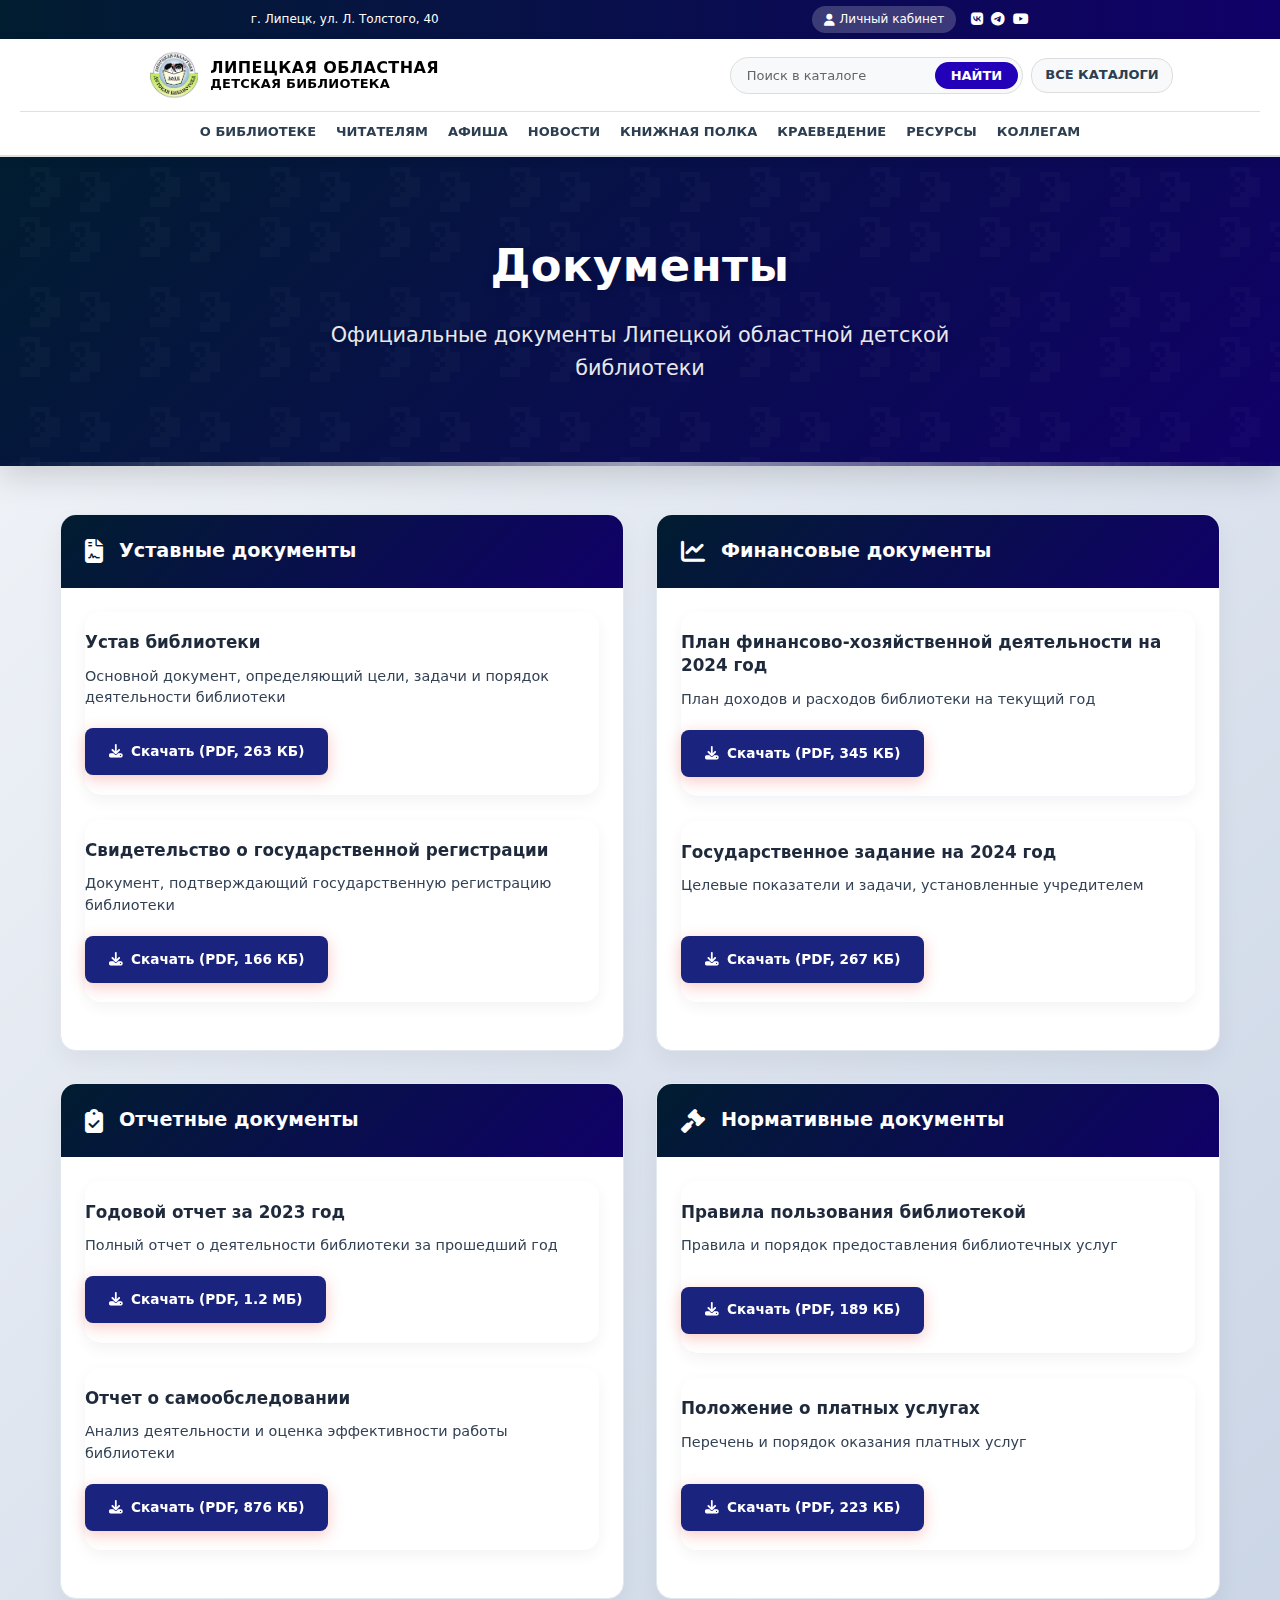
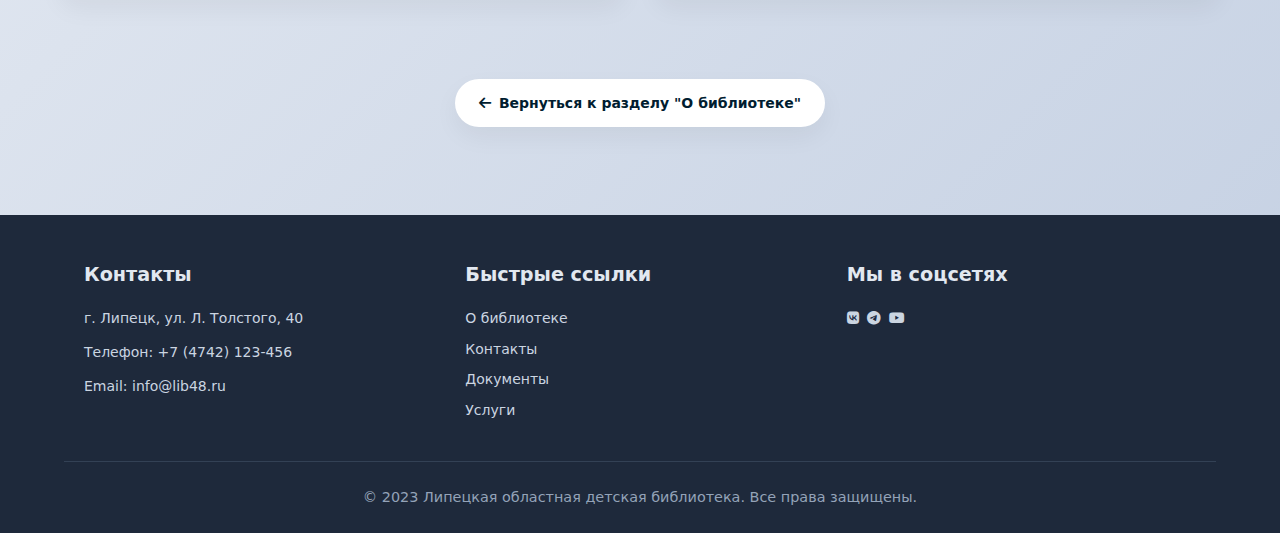
<file: bibliosystem/pages/documents.html>
<!DOCTYPE html>
<html lang="ru">
<head>
    <meta charset="UTF-8">
    <meta name="viewport" content="width=device-width, initial-scale=1.0">
    <title>Документы - Липецкая областная детская библиотека</title>
    <link rel="stylesheet" href="https://cdnjs.cloudflare.com/ajax/libs/font-awesome/6.4.0/css/all.min.css">
     <link rel="stylesheet" href="../css/style.css">
    <style>
        :root {
            --primary: #011d30;
            --secondary: #100068;
            --accent: #3b82f6;
            --light: #f8fafc;
            --dark: #1e293b;
            --text: #334155;
            --success: #10b981;
            --card-bg: #ffffff;
            --shadow: 0 10px 25px rgba(0, 0, 0, 0.05);
            --shadow-hover: 0 15px 35px rgba(0, 0, 0, 0.1);
            --dark-button: #1a237e;
            --dark-button-hover: #283593;
        }

        * {
            margin: 0;
            padding: 0;
            box-sizing: border-box;
            font-family: 'Segoe UI', system-ui, -apple-system, sans-serif;
        }

        body {
            background-color: #f1f5f9;
            color: var(--text);
            line-height: 1.6;
        }

        .container {
            max-width: 1200px;
            margin: 0 auto;
            padding: 0 1.5rem;
        }

        /* Верхняя шапка */
        .top-header {
            background: linear-gradient(90deg, var(--primary), var(--secondary));
            color: white;
            padding: 6px 0;
            font-size: 12px;
            box-shadow: 0 2px 10px rgba(0, 0, 0, 0.1);
        }

        .top-header .container {
            display: flex;
            justify-content: space-around;
            align-items: center;
        }

        .top-right {
            display: flex;
            align-items: center;
            gap: 15px;
        }

        .login-btn {
            color: white;
            text-decoration: none;
            padding: 4px 12px;
            border-radius: 16px;
            background: rgba(255, 255, 255, 0.2);
            transition: all 0.3s;
            cursor: pointer;
            display: flex;
            align-items: center; 
            gap: 4px;
            font-size: 12px;
        }

        .login-btn:hover {
            background: rgba(255, 255, 255, 0.3);
            transform: translateY(-2px);
        }

        .social-icons {
            display: flex;
            gap: 8px;
        }

        .social-icons a {
            color: white;
            font-size: 14px;
            transition: all 0.3s;
        }

        .social-icons a:hover {
            transform: translateY(-3px);
        }

        /* Основная шапка */
        .main-header {
            background: white;
            border-bottom: 2px solid #e0e0e0;
            position: sticky;
            top: 0;
            z-index: 1000;
            box-shadow: 0 2px 10px rgba(0,0,0,0.1);
        }

        .main-header .container {
            padding: 12px 20px;
        }

        .header-main-row {
            display: flex;
            justify-content: space-around;
            align-items: center;
            margin-bottom: 12px;
        }

        /* Логотип */
        .logo-section {
            flex-shrink: 0;
        }

        .logo {
            display: flex;
            align-items: center;
            text-decoration: none;
            color: #2c3e50;
            gap: 12px;
        }

        .logo img {
            height: 48px;
            width: 48px;
            border-radius: 6px;
            object-fit: cover;
        }

        .logo-text {
            display: flex;
            flex-direction: column;
            line-height: 1.1;
        }

        .logo-line1 {
            font-size: 16px;
            font-weight: 800;
            color: #000000;
            text-transform: uppercase;
            letter-spacing: 0.4px;
        }

        .logo-line2 {
            font-size: 13px;
            font-weight: 700;
            color: #000000;
            text-transform: uppercase;
            letter-spacing: 0.2px;
        }

        /* Поиск */
        .search-section {
            flex: 1;
            max-width: 400px;
            margin-left: 30px;
        }

        .search-container {
            display: flex;
            align-items: center;
            gap: 8px;
        }

        .search-box {
            display: flex;
            align-items: center;
            background: #f8f9fa;
            border: 1px solid #ddd;
            border-radius: 20px;
            overflow: visible;
            flex: 1;
            padding: 4px;
        }

        .search-input {
            flex: 1;
            padding: 6px 12px;
            border: none;
            background: transparent;
            font-size: 13px;
            outline: none;
            min-width: 200px;
        }

        .search-input::placeholder {
            color: #666;
        }

        .search-btn {
            background: #2301b8;
            color: white;
            border: none;
            padding: 6px 16px;
            font-size: 13px;
            font-weight: 600;
            cursor: pointer;
            transition: background 0.3s;
            white-space: nowrap;
            border-radius: 16px;
        }

        .search-btn:hover {
            background: #2980b9;
        }

        .all-catalogs {
            padding: 6px 13px;
            background: #f8f9fa;
            border: 1px solid #ddd;
            border-radius: 16px;
            text-decoration: none;
            color: #2c3e50;
            font-size: 13px;
            font-weight: 600;
            white-space: nowrap;
            transition: all 0.3s;
        }

        .all-catalogs:hover {
            background: #e9ecef;
            border-color: #3498db;
        }

        /* Меню */
        .main-nav {
            border-top: 1px solid #e0e0e0;
            padding-top: 8px;
        }

        .main-nav ul {
            display: flex;
            list-style: none;
            gap: 20px;
            justify-content: center;
            flex-wrap: wrap;
            margin: 0;
            padding: 0;
        }

        .main-nav a {
            text-decoration: none;
            color: #2c3e50;
            font-weight: 700;
            font-size: 13px;
            padding: 4px 0;
            position: relative;
            transition: color 0.3s;
            white-space: nowrap;
            text-transform: uppercase;
        }

        .main-nav a:hover {
            color: #3498db;
        }

        /* Выпадающие меню */
        .dropdown {
            position: relative;
        }

        .dropdown-content {
            position: absolute;
            top: 100%;
            left: 0;
            background: white;
            min-width: 180px;
            box-shadow: 0 10px 30px rgba(0, 0, 0, 0.15);
            border-radius: 6px;
            opacity: 0;
            visibility: hidden;
            transform: translateY(-10px);
            transition: all 0.3s cubic-bezier(0.25, 0.46, 0.45, 0.94);
            z-index: 1000;
            overflow: hidden;
            border: 1px solid #e0e0e0;
        }

        .dropdown:hover .dropdown-content {
            opacity: 1;
            visibility: visible;
            transform: translateY(0);
        }

        .dropdown-content a {
            display: block;
            padding: 10px 16px;
            border-bottom: 1px solid #f0f0f0;
            transition: all 0.3s ease;
            color: #2c3e50;
            text-decoration: none;
            font-size: 13px;
            font-weight: 500;
            text-transform: none;
        }

        .dropdown-content a:last-child {
            border-bottom: none;
        }

        .dropdown-content a:hover {
            background: #f8f9fa;
            padding-left: 20px;
            color: #3498db;
        }

        /* Заголовок страницы на весь экран */
        .page-header {
            background: linear-gradient(135deg, var(--primary) 0%, var(--secondary) 100%);
            color: white;
            padding: 5rem 0;
            text-align: center;
            margin-bottom: 3rem;
            position: relative;
            overflow: hidden;
            width: 100vw;
            margin-left: calc(-50vw + 50%);
            margin-right: calc(-50vw + 50%);
        }

        .page-header::before {
            content: '';
            position: absolute;
            top: 0;
            left: 0;
            right: 0;
            bottom: 0;
            background: url("data:image/svg+xml,%3Csvg width='120' height='120' viewBox='0 0 120 120' xmlns='http://www.w3.org/2000/svg'%3E%3Cg fill='%23ffffff' fill-opacity='0.05'%3E%3Cpath d='M30,20 L40,20 L40,40 L30,40 L30,50 L50,50 L50,40 L60,40 L60,20 L50,20 L50,10 L30,10 Z M35,15 L45,15 L45,25 L35,25 Z M35,30 L45,30 L45,35 L35,35 Z'/%3E%3Cpath d='M80,25 L90,25 L90,45 L80,45 L80,55 L100,55 L100,45 L110,45 L110,25 L100,25 L100,15 L80,15 Z M85,20 L95,20 L95,30 L85,30 Z M85,35 L95,35 L95,40 L85,40 Z'/%3E%3Cpath d='M20,70 L30,70 L30,90 L20,90 L20,100 L40,100 L40,90 L50,90 L50,70 L40,70 L40,60 L20,60 Z M25,65 L35,65 L35,75 L25,75 Z M25,80 L35,80 L35,85 L25,85 Z'/%3E%3Cpath d='M70,75 L80,75 L80,95 L70,95 L70,105 L90,105 L90,95 L100,95 L100,75 L90,75 L90,65 L70,65 Z M75,70 L85,70 L85,80 L75,80 Z M75,85 L85,85 L85,90 L75,90 Z'/%3E%3C/g%3E%3C/svg%3E");
            opacity: 0.4;
        }

        .page-title {
            font-size: 2.8rem;
            font-weight: 800;
            margin-bottom: 1.5rem;
            position: relative;
            animation: fadeInUp 0.8s ease-out;
            text-shadow: 0 2px 10px rgba(0,0,0,0.2);
        }

        .page-subtitle {
            font-size: 1.3rem;
            opacity: 0.9;
            max-width: 800px;
            margin: 0 auto;
            line-height: 1.6;
            animation: fadeInUp 0.8s ease-out 0.2s both;
            font-weight: 300;
            padding: 0 2rem;
        }

        /* Основной контент */
        .main-content {
            max-width: 1200px;
            margin: 0 auto;
            padding: 0 20px 3rem;
        }

        .documents-grid {
            display: grid;
            grid-template-columns: repeat(auto-fill, minmax(380px, 1fr));
            gap: 2rem;
            margin-bottom: 3rem;
        }

        .document-card {
            background: var(--card-bg);
            border-radius: 16px;
            overflow: hidden;
            box-shadow: var(--shadow);
            transition: all 0.3s ease;
            height: 100%;
            display: flex;
            flex-direction: column;
            border: 1px solid #e2e8f0;
        }

        .document-card:hover {
            transform: translateY(-5px);
            box-shadow: var(--shadow-hover);
        }

        .card-header {
            padding: 1.5rem;
            background: linear-gradient(135deg, var(--primary), var(--secondary));
            color: white;
            display: flex;
            align-items: center;
            gap: 1rem;
        }

        .card-header i {
            font-size: 1.5rem;
        }

        .card-header h3 {
            font-size: 1.2rem;
            font-weight: 600;
        }

        .card-body {
            padding: 1.5rem;
            flex-grow: 1;
            display: flex;
            flex-direction: column;
        }

        .document-item {
            padding: 1.2rem 0;
            border-bottom: 1px solid #f1f5f9;
            display: flex;
            flex-direction: column;
            height: 100%;
        }

        .document-item:last-child {
            border-bottom: none;
        }

        .document-item h4 {
            font-size: 1.05rem;
            margin-bottom: 0.7rem;
            color: var(--dark);
            font-weight: 600;
            line-height: 1.4;
        }

        .document-item p {
            font-size: 0.9rem;
            color: var(--text);
            margin-bottom: 1.2rem;
            line-height: 1.5;
            flex-grow: 1;
        }

        .btn-download {
            background: var(--dark-button);
            color: white;
            border: none;
            padding: 0.8rem 1.5rem;
            border-radius: 8px;
            font-weight: 600;
            cursor: pointer;
            transition: all 0.3s ease;
            display: inline-flex;
            align-items: center;
            gap: 0.5rem;
            font-size: 0.85rem;
            text-decoration: none;
            width: fit-content;
            min-width: 180px;
            justify-content: center;
        }

        .btn-download:hover {
            background: var(--dark-button-hover);
            transform: translateY(-2px);
            box-shadow: 0 5px 15px rgba(26, 35, 126, 0.3);
        }

        .btn-back {
            display: inline-flex;
            align-items: center;
            gap: 0.5rem;
            color: var(--primary);
            text-decoration: none;
            font-weight: 600;
            transition: all 0.3s;
            padding: 0.8rem 1.5rem;
            border-radius: 50px;
            background: white;
            box-shadow: var(--shadow);
        }

        .btn-back:hover {
            transform: translateY(-2px);
            box-shadow: var(--shadow-hover);
        }

        .center-content {
            text-align: center;
            margin-top: 3rem;
        }

        /* Подвал */
        .main-footer {
            background: var(--dark);
            color: white;
            padding: 3rem 0 1.5rem;
        }

        .footer-content {
            display: grid;
            grid-template-columns: repeat(auto-fit, minmax(250px, 1fr));
            gap: 2rem;
            margin-bottom: 2rem;
        }

        .footer-section h3 {
            margin-bottom: 1.2rem;
            font-size: 1.2rem;
            color: #e2e8f0;
        }

        .footer-section p, .footer-section li {
            margin-bottom: 0.7rem;
            color: #cbd5e1;
        }

        .footer-section ul {
            list-style: none;
        }

        .footer-section a {
            color: #cbd5e1;
            text-decoration: none;
            transition: color 0.3s;
        }

        .footer-section a:hover {
            color: white;
        }

        .footer-bottom {
            border-top: 1px solid #334155;
            padding-top: 1.5rem;
            text-align: center;
            color: #94a3b8;
            font-size: 0.9rem;
        }

        /* Анимации */
        @keyframes fadeInUp {
            from {
                opacity: 0;
                transform: translateY(30px);
            }
            to {
                opacity: 1;
                transform: translateY(0);
            }
        }

        /* Адаптивность */
        @media (max-width: 1024px) {
            .documents-grid {
                grid-template-columns: repeat(auto-fill, minmax(350px, 1fr));
            }
        }

        @media (max-width: 768px) {
            .header-main-row {
                flex-direction: column;
                gap: 1.5rem;
            }

            .search-container {
                align-items: center;
                width: 100%;
            }

            .search-box {
                width: 100%;
            }

            .search-input {
                width: 100%;
            }

            .main-nav ul {
                flex-wrap: wrap;
                gap: 0.5rem;
                justify-content: center;
            }

            .page-title {
                font-size: 2rem;
            }

            .documents-grid {
                grid-template-columns: 1fr;
            }

            .document-card {
                margin-bottom: 1rem;
            }
        }

        @media (max-width: 480px) {
            .top-header .container {
                flex-direction: column;
                gap: 0.5rem;
            }

            .page-header {
                padding: 3rem 0;
            }

            .page-title {
                font-size: 1.8rem;
            }

            .card-header {
                padding: 1.2rem;
            }

            .card-body {
                padding: 1.2rem;
            }

            .btn-download {
                width: 100%;
                min-width: auto;
            }
        }
    </style>
</head>
<body>
    <!-- Верхняя шапка -->
    <div class="top-header">
        <div class="container">
            <div class="address">г. Липецк, ул. Л. Толстого, 40</div>
            <div class="top-right">
                <a href="#" class="login-btn" id="loginBtn">
                    <i class="fas fa-user"></i>Личный кабинет
                </a>
                <div class="social-icons">
                    <a href="https://vk.com/childbook_lipetsk"><i class="fab fa-vk"></i></a>
                    <a href="#"><i class="fab fa-telegram"></i></a>
                    <a href="#"><i class="fab fa-youtube"></i></a>
                </div>
            </div>
        </div>
    </div>

    <!-- Основная шапка -->
    <header class="main-header">
        <div class="container">
            <div class="header-main-row">
                <div class="logo-section">
                    <a href="../index.html" class="logo">
                        <img src="../images/logo.png" alt="Логотип библиотеки">
                        <div class="logo-text">
                            <div class="logo-line1">Липецкая областная</div>
                            <div class="logo-line2">детская библиотека</div>
                        </div>
                    </a>
                </div>
                
                <div class="search-section">
                    <div class="search-container">
                        <div class="search-box">
                            <input type="text" placeholder="Поиск в каталоге" class="search-input">
                            <button class="search-btn">НАЙТИ</button>
                        </div>
                        <a href="https://opac.lib48.ru/wlib/" class="all-catalogs">ВСЕ КАТАЛОГИ</a>
                    </div>
                </div>
            </div>

            <nav class="main-nav">
                <ul>
                    <li class="dropdown">
                        <a href="about.html">О БИБЛИОТЕКЕ</a>
                        <div class="dropdown-content">
                            <a href="founder.html">Сведения об учредителе</a>
                            <a href="documents.html">Документы</a>
                            <a href="contacts.html">Контакты</a>
                            <a href="requisites.html">Реквизиты и услуги</a>
                            <a href="history.html">История библиотеки</a>
                            <a href="anti-corruption.html">Противодействие коррупции</a>
                        </div>
                    </li>
                    <li class="dropdown">
                        <a href="readers.html">ЧИТАТЕЛЯМ</a>
                        <div class="dropdown-content">
                            <a href="readers.html#rules">Правила пользования</a>
                            <a href="readers.html#services">Сервисы</a>
                            <a href="working-hours.html">Режим работы</a>
                            <a href="readers.html#pushkin">Пушкинская карта</a>
                        </div>
                    </li>
                    <li><a href="afisha.html">АФИША</a></li>
                    <li><a href="news.html">НОВОСТИ</a></li>
                    <li><a href="bookshelf.html">КНИЖНАЯ ПОЛКА</a></li>
                    <li class="dropdown">
                        <a href="pages/kraevedenie.html">КРАЕВЕДЕНИЕ</a>
                        <div class="dropdown-content">
                            <a href="pages/kraevedenie-history.html">История края</a>
                            <a href="pages/kraevedenie-writers.html">Писатели Липецкой области</a>
                            <a href="pages/kraevedenie-resources.html">Краеведческие ресурсы</a>
                        </div>
                    </li>
                    <li><a href="resources.html">РЕСУРСЫ</a></li>
                    <li><a href="colleagues.html">КОЛЛЕГАМ</a></li>
                </ul>
            </nav>
        </div>
    </header>

    <!-- Заголовок страницы -->
    <div class="page-header">
        <h1 class="page-title">Документы</h1>
        <p class="page-subtitle">Официальные документы Липецкой областной детской библиотеки</p>
    </div>

    <!-- Основной контент -->
    <main class="main-content">
        <div class="documents-grid">
            <!-- Уставные документы -->
            <div class="document-card">
                <div class="card-header">
                    <i class="fas fa-file-contract"></i>
                    <h3>Уставные документы</h3>
                </div>
                <div class="card-body">
                    <div class="document-item">
                        <h4>Устав библиотеки</h4>
                        <p>Основной документ, определяющий цели, задачи и порядок деятельности библиотеки</p>
                        <a href="#" class="btn-download"><i class="fas fa-download"></i> Скачать (PDF, 263 КБ)</a>
                    </div>
                    <div class="document-item">
                        <h4>Свидетельство о государственной регистрации</h4>
                        <p>Документ, подтверждающий государственную регистрацию библиотеки</p>
                        <a href="#" class="btn-download"><i class="fas fa-download"></i> Скачать (PDF, 166 КБ)</a>
                    </div>
                </div>
            </div>

            <!-- Финансовые документы -->
            <div class="document-card">
                <div class="card-header">
                    <i class="fas fa-chart-line"></i>
                    <h3>Финансовые документы</h3>
                </div>
                <div class="card-body">
                    <div class="document-item">
                        <h4>План финансово-хозяйственной деятельности на 2024 год</h4>
                        <p>План доходов и расходов библиотеки на текущий год</p>
                        <a href="#" class="btn-download"><i class="fas fa-download"></i> Скачать (PDF, 345 КБ)</a>
                    </div>
                    <div class="document-item">
                        <h4>Государственное задание на 2024 год</h4>
                        <p>Целевые показатели и задачи, установленные учредителем</p>
                        <a href="#" class="btn-download"><i class="fas fa-download"></i> Скачать (PDF, 267 КБ)</a>
                    </div>
                </div>
            </div>

            <!-- Отчетные документы -->
            <div class="document-card">
                <div class="card-header">
                    <i class="fas fa-clipboard-check"></i>
                    <h3>Отчетные документы</h3>
                </div>
                <div class="card-body">
                    <div class="document-item">
                        <h4>Годовой отчет за 2023 год</h4>
                        <p>Полный отчет о деятельности библиотеки за прошедший год</p>
                        <a href="#" class="btn-download"><i class="fas fa-download"></i> Скачать (PDF, 1.2 МБ)</a>
                    </div>
                    <div class="document-item">
                        <h4>Отчет о самообследовании</h4>
                        <p>Анализ деятельности и оценка эффективности работы библиотеки</p>
                        <a href="#" class="btn-download"><i class="fas fa-download"></i> Скачать (PDF, 876 КБ)</a>
                    </div>
                </div>
            </div>

            <!-- Нормативные документы -->
            <div class="document-card">
                <div class="card-header">
                    <i class="fas fa-gavel"></i>
                    <h3>Нормативные документы</h3>
                </div>
                <div class="card-body">
                    <div class="document-item">
                        <h4>Правила пользования библиотекой</h4>
                        <p>Правила и порядок предоставления библиотечных услуг</p>
                        <a href="#" class="btn-download"><i class="fas fa-download"></i> Скачать (PDF, 189 КБ)</a>
                    </div>
                    <div class="document-item">
                        <h4>Положение о платных услугах</h4>
                        <p>Перечень и порядок оказания платных услуг</p>
                        <a href="#" class="btn-download"><i class="fas fa-download"></i> Скачать (PDF, 223 КБ)</a>
                    </div>
                </div>
            </div>
        </div>

        <div class="center-content">
            <a href="about.html" class="btn-back">
                <i class="fas fa-arrow-left"></i>
                Вернуться к разделу "О библиотеке"
            </a>
        </div>
    </main>

    <!-- Подвал -->
    <footer class="main-footer">
        <div class="container">
            <div class="footer-content">
                <div class="footer-section">
                    <h3>Контакты</h3>
                    <p>г. Липецк, ул. Л. Толстого, 40</p>
                    <p>Телефон: +7 (4742) 123-456</p>
                    <p>Email: info@lib48.ru</p>
                </div>
                <div class="footer-section">
                    <h3>Быстрые ссылки</h3>
                    <ul>
                        <li><a href="about.html">О библиотеке</a></li>
                        <li><a href="contacts.html">Контакты</a></li>
                        <li><a href="documents.html">Документы</a></li>
                        <li><a href="requisites.html">Услуги</a></li>
                    </ul>
                </div>
                <div class="footer-section">
                    <h3>Мы в соцсетях</h3>
                    <div class="social-icons">
                        <a href="https://vk.com/childbook_lipetsk"><i class="fab fa-vk"></i></a>
                        <a href="#"><i class="fab fa-telegram"></i></a>
                        <a href="#"><i class="fab fa-youtube"></i></a>
                    </div>
                </div>
            </div>
            <div class="footer-bottom">
                <p>&copy; 2023 Липецкая областная детская библиотека. Все права защищены.</p>
            </div>
        </div>
    </footer>

    <script>
        // Простой скрипт для плавной прокрутки
        document.querySelectorAll('a[href^="#"]').forEach(anchor => {
            anchor.addEventListener('click', function (e) {
                e.preventDefault();
                document.querySelector(this.getAttribute('href')).scrollIntoView({
                    behavior: 'smooth'
                });
            });
        });
    </script>
</body>
</html>
</file>
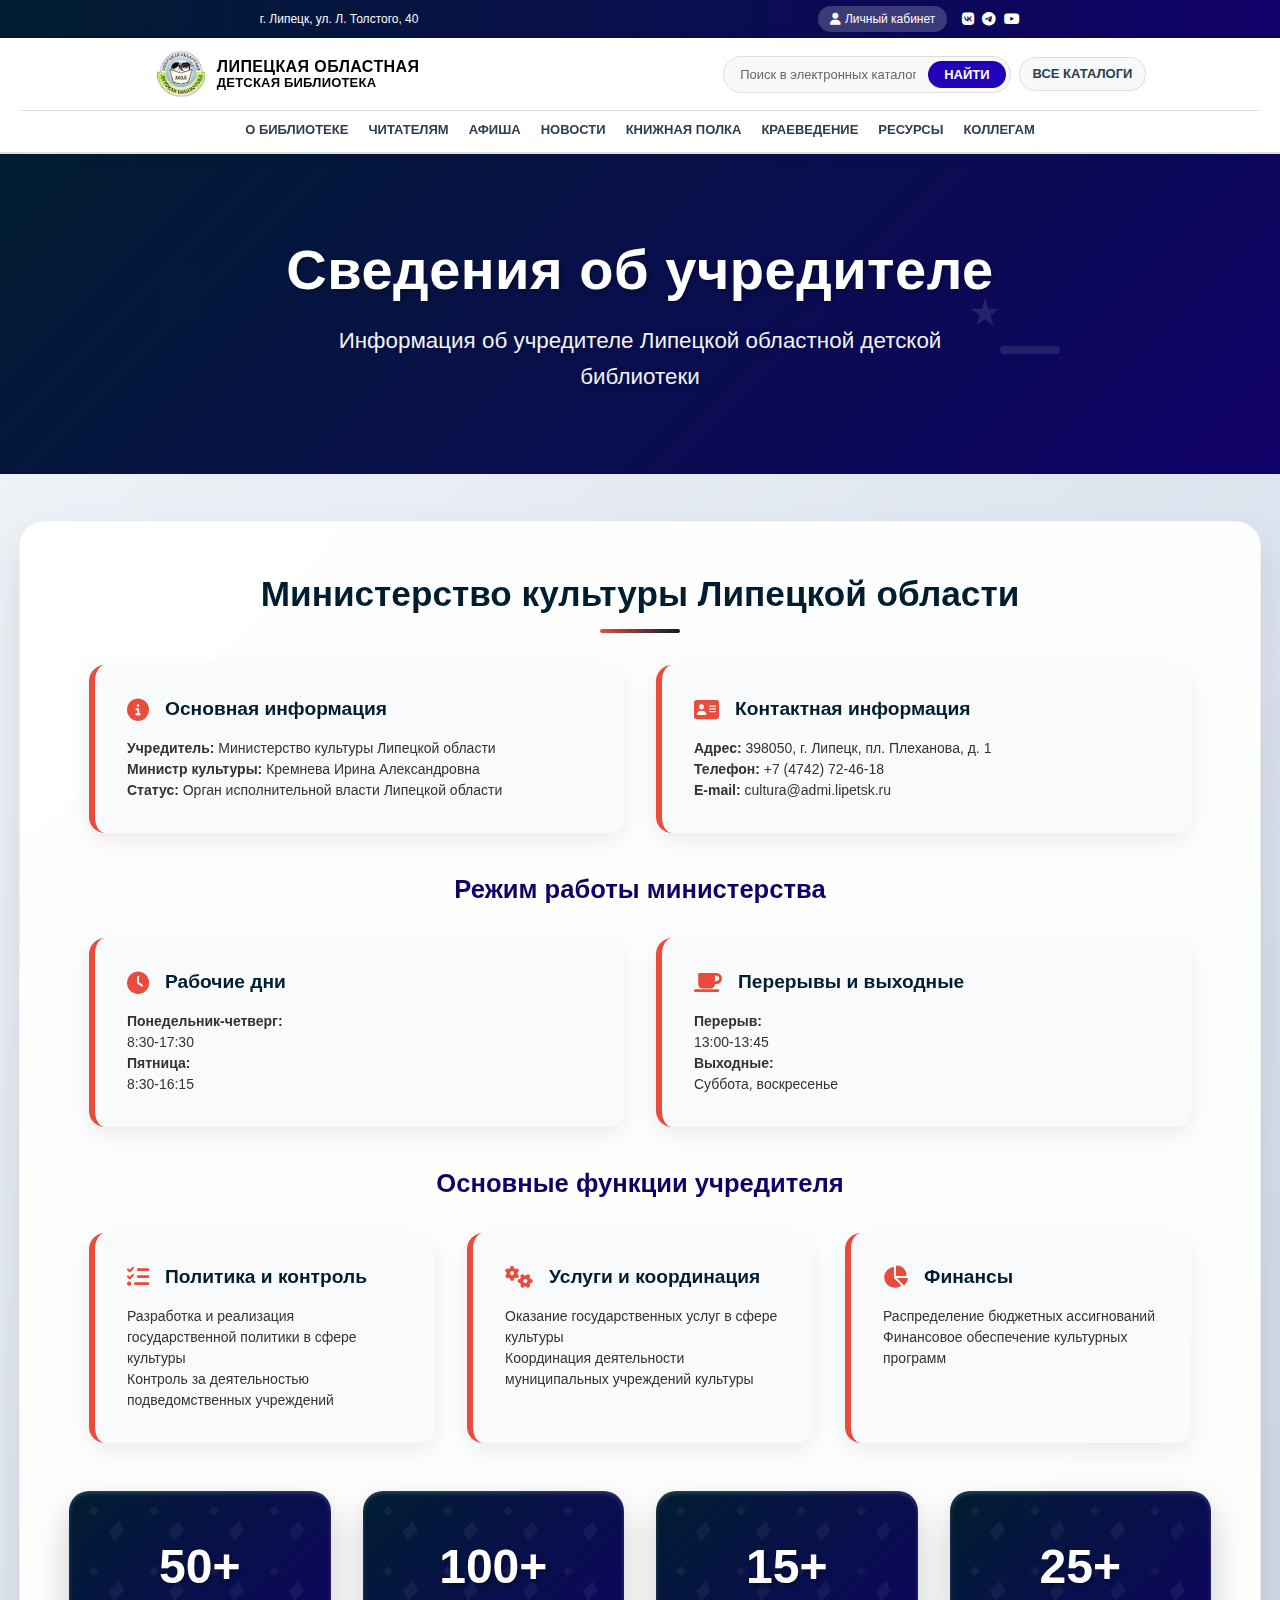
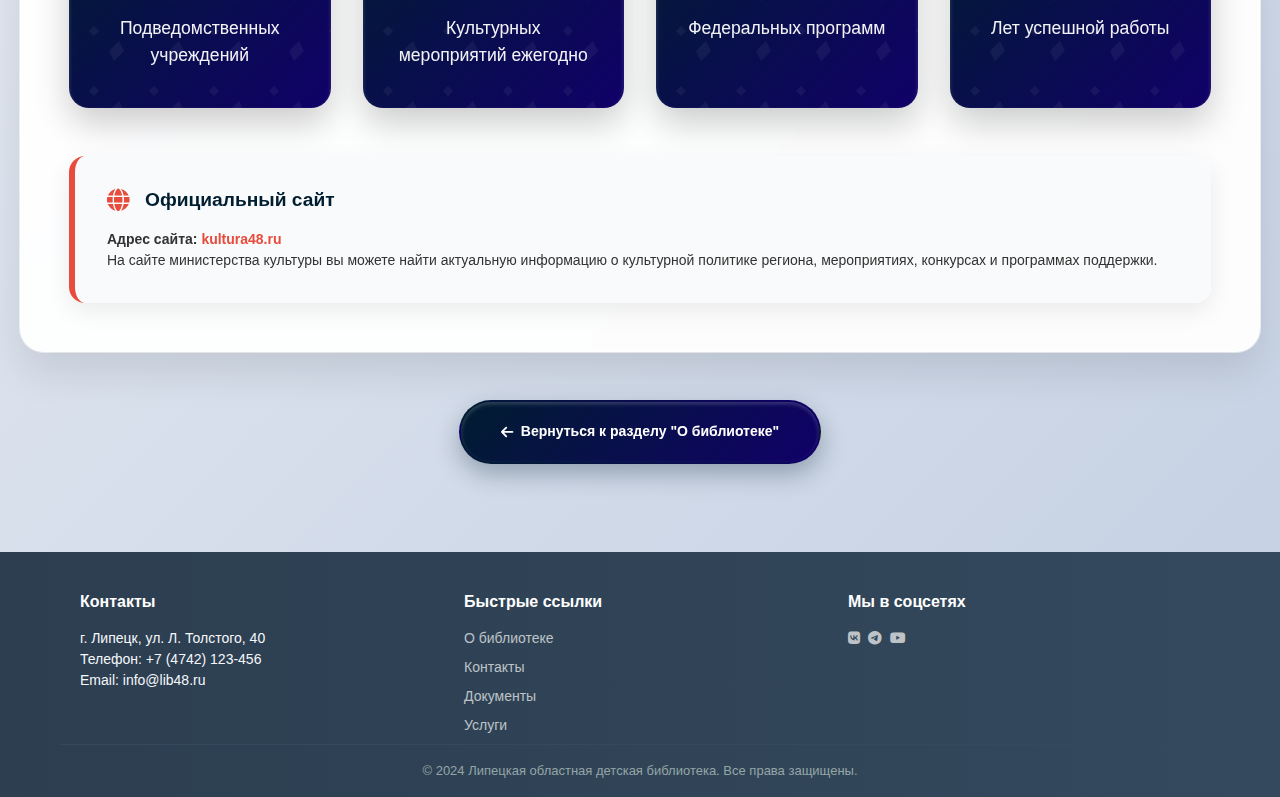
<file: bibliosystem/pages/founder.html>
<!DOCTYPE html>
<html lang="ru">
<head>
    <meta charset="UTF-8">
    <meta name="viewport" content="width=device-width, initial-scale=1.0">
    <title>Сведения об учредителе - Липецкая областная детская библиотека</title>
    <link rel="stylesheet" href="https://cdnjs.cloudflare.com/ajax/libs/font-awesome/6.4.0/css/all.min.css">
     <link rel="stylesheet" href="../css/style.css">
    <style>
        /* Общие стили */
        * {
            margin: 0;
            padding: 0;
            box-sizing: border-box;
            font-family: 'SF Pro Display', -apple-system, BlinkMacSystemFont, 'Segoe UI', Roboto, Oxygen, Ubuntu, Cantarell, sans-serif;
        }

        :root {
            --primary: #011d30;
            --secondary: #100068;
            --accent: #e74c3c;
            --light: #f5f7fa;
            --dark: #2c3e50;
            --text: #333;
            --glass: rgba(255, 255, 255, 0.85);
            --shadow: 0 8px 32px rgba(0, 0, 0, 0.1);
            --transition: all 0.4s cubic-bezier(0.175, 0.885, 0.32, 1.275);
        }

        body {
            background: linear-gradient(135deg, #f5f7fa 0%, #c3cfe2 100%);
            color: var(--text);
            line-height: 1.5;
            overflow-x: hidden;
            font-size: 14px;
            min-height: 100vh;
        }

        .container {
            max-width: 1200px;
            margin: 0 auto;
            padding: 0 20px;
        }

        /* Верхняя шапка */
        .top-header {
            background: linear-gradient(90deg, var(--primary), var(--secondary));
            color: white;
            padding: 6px 0;
            font-size: 12px;
            box-shadow: 0 2px 10px rgba(0, 0, 0, 0.1);
        }

        .top-header .container {
            display: flex;
            justify-content: space-around;
            align-items: center;
        }

        .top-right {
            display: flex;
            align-items: center;
            gap: 15px;
        }

        .login-btn {
            color: white;
            text-decoration: none;
            padding: 4px 12px;
            border-radius: 16px;
            background: rgba(255, 255, 255, 0.2);
            transition: all 0.3s;
            cursor: pointer;
            display: flex;
            align-items: center; 
            gap: 4px;
            font-size: 12px;
        }

        .login-btn:hover {
            background: rgba(255, 255, 255, 0.3);
            transform: translateY(-2px);
        }

        .social-icons {
            display: flex;
            gap: 8px;
        }

        .social-icons a {
            color: white;
            font-size: 14px;
            transition: all 0.3s;
        }

        .social-icons a:hover {
            transform: translateY(-3px);
        }

        /* Основная шапка */
        .main-header {
            background: white;
            border-bottom: 2px solid #e0e0e0;
            position: sticky;
            top: 0;
            z-index: 1000;
            box-shadow: 0 2px 10px rgba(0,0,0,0.1);
        }

        .main-header .container {
            padding: 12px 20px;
        }

        .header-main-row {
            display: flex;
            justify-content: space-around;
            align-items: center;
            margin-bottom: 12px;
        }

        /* Логотип */
        .logo-section {
            flex-shrink: 0;
        }

        .logo {
            display: flex;
            align-items: center;
            text-decoration: none;
            color: #2c3e50;
            gap: 12px;
        }

        .logo img {
            height: 48px;
            width: 48px;
            border-radius: 6px;
            object-fit: cover;
        }

        .logo-text {
            display: flex;
            flex-direction: column;
            line-height: 1.1;
        }

        .logo-line1 {
            font-size: 16px;
            font-weight: 800;
            color: #000000;
            text-transform: uppercase;
            letter-spacing: 0.4px;
        }

        .logo-line2 {
            font-size: 13px;
            font-weight: 700;
            color: #000000;
            text-transform: uppercase;
            letter-spacing: 0.2px;
        }

        /* Поиск */
        .search-section {
            flex: 1;
            max-width: 400px;
            margin-left: 30px;
        }

        .search-container {
            display: flex;
            align-items: center;
            gap: 8px;
        }

        .search-box {
            display: flex;
            align-items: center;
            background: #f8f9fa;
            border: 1px solid #ddd;
            border-radius: 20px;
            overflow: visible;
            flex: 1;
            padding: 4px;
        }

        .search-input {
            flex: 1;
            padding: 6px 12px;
            border: none;
            background: transparent;
            font-size: 13px;
            outline: none;
            min-width: 200px;
        }

        .search-input::placeholder {
            color: #666;
        }

        .search-btn {
            background: #2301b8;
            color: white;
            border: none;
            padding: 6px 16px;
            font-size: 13px;
            font-weight: 600;
            cursor: pointer;
            transition: background 0.3s;
            white-space: nowrap;
            border-radius: 16px;
        }

        .search-btn:hover {
            background: #2980b9;
        }

        .all-catalogs {
            padding: 6px 13px;
            background: #f8f9fa;
            border: 1px solid #ddd;
            border-radius: 16px;
            text-decoration: none;
            color: #2c3e50;
            font-size: 13px;
            font-weight: 600;
            white-space: nowrap;
            transition: all 0.3s;
        }

        .all-catalogs:hover {
            background: #e9ecef;
            border-color: #3498db;
        }

        /* Меню */
        .main-nav {
            border-top: 1px solid #e0e0e0;
            padding-top: 8px;
        }

        .main-nav ul {
            display: flex;
            list-style: none;
            gap: 20px;
            justify-content: center;
            flex-wrap: wrap;
            margin: 0;
            padding: 0;
        }

        .main-nav a {
            text-decoration: none;
            color: #2c3e50;
            font-weight: 700;
            font-size: 13px;
            padding: 4px 0;
            position: relative;
            transition: color 0.3s;
            white-space: nowrap;
            text-transform: uppercase;
        }

        .main-nav a:hover {
            color: #3498db;
        }

        /* Выпадающие меню */
        .dropdown {
            position: relative;
        }

        .dropdown-content {
            position: absolute;
            top: 100%;
            left: 0;
            background: white;
            min-width: 180px;
            box-shadow: 0 10px 30px rgba(0, 0, 0, 0.15);
            border-radius: 6px;
            opacity: 0;
            visibility: hidden;
            transform: translateY(-10px);
            transition: all 0.3s cubic-bezier(0.25, 0.46, 0.45, 0.94);
            z-index: 1000;
            overflow: hidden;
            border: 1px solid #e0e0e0;
        }

        .dropdown:hover .dropdown-content {
            opacity: 1;
            visibility: visible;
            transform: translateY(0);
        }

        .dropdown-content a {
            display: block;
            padding: 10px 16px;
            border-bottom: 1px solid #f0f0f0;
            transition: all 0.3s ease;
            color: #2c3e50;
            text-decoration: none;
            font-size: 13px;
            font-weight: 500;
            text-transform: none;
        }

        .dropdown-content a:last-child {
            border-bottom: none;
        }

        .dropdown-content a:hover {
            background: #f8f9fa;
            padding-left: 20px;
            color: #3498db;
        }

        /* ОБНОВЛЕННЫЙ ЗАГОЛОВОК СТРАНИЦЫ */
        .page-header-fullwidth {
            background: 
                linear-gradient(135deg, var(--primary) 0%, var(--secondary) 100%),
                url("data:image/svg+xml,%3Csvg width='100' height='100' viewBox='0 0 100 100' xmlns='http://www.w3.org/2000/svg'%3E%3Cpath d='M20,20 L30,10 L40,20 L30,30 Z' fill='%23ffffff' fill-opacity='0.05'/%3E%3Cpath d='M60,60 L80,40 L90,60 L70,80 Z' fill='%23ffffff' fill-opacity='0.05'/%3E%3Cpath d='M10,70 L25,55 L40,70 L25,85 Z' fill='%23ffffff' fill-opacity='0.05'/%3E%3C/svg%3E");
            color: white;
            padding: 5rem 0;
            text-align: center;
            position: relative;
            overflow: hidden;
            margin-bottom: 3rem;
            width: 100vw;
            margin-left: calc(-50vw + 50%);
            margin-right: calc(-50vw + 50%);
        }

        .page-header-content {
            max-width: 1200px;
            margin: 0 auto;
            padding: 0 20px;
            position: relative;
            z-index: 2;
        }

        .header-decoration {
            position: absolute;
            top: 0;
            left: 0;
            right: 0;
            bottom: 0;
            pointer-events: none;
        }

        .decoration-book,
        .decoration-pencil,
        .decoration-star {
            position: absolute;
            background: rgba(255, 255, 255, 0.1);
            border-radius: 4px;
            animation: float 6s ease-in-out infinite;
        }

        .decoration-book {
            width: 40px;
            height: 50px;
            top: 20%;
            left: 10%;
            animation-delay: 0s;
        }

        .decoration-pencil {
            width: 60px;
            height: 8px;
            top: 70%;
            right: 15%;
            animation-delay: 2s;
        }

        .decoration-star {
            width: 30px;
            height: 30px;
            top: 40%;
            right: 20%;
            clip-path: polygon(50% 0%, 61% 35%, 98% 35%, 68% 57%, 79% 91%, 50% 70%, 21% 91%, 32% 57%, 2% 35%, 39% 35%);
            animation-delay: 4s;
        }

        @keyframes float {
            0%, 100% { transform: translateY(0px) rotate(0deg); }
            50% { transform: translateY(-20px) rotate(5deg); }
        }

        .page-title {
            font-size: 3.5rem;
            font-weight: 800;
            margin-bottom: 1rem;
            animation: slideInUp 0.8s ease-out;
            text-shadow: 2px 2px 4px rgba(0,0,0,0.3);
        }

        .page-subtitle {
            font-size: 1.4rem;
            opacity: 0.95;
            max-width: 700px;
            margin: 0 auto;
            line-height: 1.6;
            animation: slideInUp 0.8s ease-out 0.2s both;
            font-weight: 300;
        }

        @keyframes slideInUp {
            from {
                opacity: 0;
                transform: translateY(50px);
            }
            to {
                opacity: 1;
                transform: translateY(0);
            }
        }

        /* Современные карточки */
        .modern-card {
            background: rgba(255, 255, 255, 0.95);
            backdrop-filter: blur(20px);
            border-radius: 24px;
            padding: 3rem;
            box-shadow: 
                0 20px 40px rgba(0, 0, 0, 0.1),
                0 0 0 1px rgba(255, 255, 255, 0.8);
            transition: all 0.4s cubic-bezier(0.175, 0.885, 0.32, 1.275);
            border: 1px solid rgba(255, 255, 255, 0.8);
            position: relative;
            overflow: hidden;
            margin-bottom: 2rem;
        }

        .modern-card::before {
            content: '';
            position: absolute;
            top: 0;
            left: -100%;
            width: 100%;
            height: 100%;
            background: linear-gradient(90deg, 
                transparent, 
                rgba(255, 255, 255, 0.4), 
                transparent);
            transition: left 0.7s ease;
        }

        .modern-card:hover::before {
            left: 100%;
        }

        .modern-card:hover {
            transform: translateY(-10px);
            box-shadow: 
                0 30px 60px rgba(0, 0, 0, 0.15),
                0 0 0 1px rgba(255, 255, 255, 0.9);
        }

        .section-title {
            color: var(--primary);
            font-size: 2.2rem;
            font-weight: 700;
            margin-bottom: 2rem;
            text-align: center;
            position: relative;
            padding-bottom: 1rem;
        }

        .section-title::after {
            content: '';
            position: absolute;
            bottom: 0;
            left: 50%;
            transform: translateX(-50%);
            width: 80px;
            height: 4px;
            background: linear-gradient(90deg, var(--accent), var(--primary));
            border-radius: 2px;
        }

        .subsection-title {
            color: var(--secondary);
            font-size: 1.6rem;
            font-weight: 600;
            margin: 2.5rem 0 1.5rem 0;
            text-align: center;
        }

        /* Сетка контента */
        .content-grid {
            display: grid;
            grid-template-columns: repeat(auto-fit, minmax(300px, 1fr));
            gap: 2rem;
            margin: 2rem 0;
        }

        .info-card {
            background: rgba(248, 249, 250, 0.8);
            padding: 2rem;
            border-radius: 16px;
            border-left: 6px solid var(--accent);
            transition: all 0.4s ease;
            box-shadow: 0 8px 25px rgba(0, 0, 0, 0.08);
            backdrop-filter: blur(10px);
        }

        .info-card:hover {
            transform: translateY(-8px);
            box-shadow: 0 15px 35px rgba(0, 0, 0, 0.12);
            background: rgba(255, 255, 255, 0.95);
        }

        .info-card h3 {
            color: var(--primary);
            margin-bottom: 1rem;
            display: flex;
            align-items: center;
            gap: 1rem;
            font-size: 1.2rem;
            font-weight: 600;
        }

        .info-card h3 i {
            color: var(--accent);
            font-size: 1.4rem;
            transition: transform 0.3s ease;
        }

        .info-card:hover h3 i {
            transform: scale(1.2) rotate(5deg);
        }

        /* Улучшенная статистика */
        .stats-grid {
            display: grid;
            grid-template-columns: repeat(auto-fit, minmax(220px, 1fr));
            gap: 2rem;
            margin: 3rem 0;
        }

        .stat-item {
            text-align: center;
            padding: 2.5rem 2rem;
            background: linear-gradient(135deg, var(--primary), var(--secondary));
            color: white;
            border-radius: 20px;
            box-shadow: 
                0 15px 35px rgba(0, 0, 0, 0.2),
                inset 0 2px 4px rgba(255, 255, 255, 0.2);
            transition: all 0.4s cubic-bezier(0.175, 0.885, 0.32, 1.275);
            position: relative;
            overflow: hidden;
        }

        .stat-item::before {
            content: '';
            position: absolute;
            top: 0;
            left: 0;
            right: 0;
            bottom: 0;
            background: url("data:image/svg+xml,%3Csvg width='60' height='60' viewBox='0 0 60 60' xmlns='http://www.w3.org/2000/svg'%3E%3Cpath d='M20,20 L25,15 L30,20 L25,25 Z' fill='%23ffffff' fill-opacity='0.05'/%3E%3Cpath d='M40,40 L50,30 L55,40 L45,50 Z' fill='%23ffffff' fill-opacity='0.05'/%3E%3C/svg%3E");
        }

        .stat-item:hover {
            transform: translateY(-10px) scale(1.05);
            box-shadow: 
                0 25px 50px rgba(0, 0, 0, 0.3),
                inset 0 2px 4px rgba(255, 255, 255, 0.2);
        }

        .stat-number {
            font-size: 3rem;
            font-weight: 800;
            margin-bottom: 0.8rem;
            position: relative;
            text-shadow: 2px 2px 4px rgba(0,0,0,0.3);
        }

        .stat-label {
            font-size: 1.1rem;
            opacity: 0.95;
            position: relative;
            font-weight: 500;
        }

        /* Улучшенная кнопка */
        .btn-modern {
            background: linear-gradient(135deg, var(--primary), var(--secondary));
            color: white;
            padding: 1.2rem 2.5rem;
            border-radius: 50px;
            text-decoration: none;
            font-weight: 600;
            transition: all 0.4s cubic-bezier(0.175, 0.885, 0.32, 1.275);
            box-shadow: 
                0 10px 25px rgba(1, 29, 48, 0.3),
                inset 0 2px 4px rgba(255, 255, 255, 0.2);
            border: 2px solid transparent;
            position: relative;
            overflow: hidden;
            display: inline-flex;
            align-items: center;
            gap: 0.5rem;
        }

        .btn-modern::before {
            content: '';
            position: absolute;
            top: 0;
            left: -100%;
            width: 100%;
            height: 100%;
            background: linear-gradient(90deg, 
                transparent, 
                rgba(255, 255, 255, 0.4), 
                transparent);
            transition: left 0.6s ease;
        }

        .btn-modern:hover::before {
            left: 100%;
        }

        .btn-modern:hover {
            transform: translateY(-5px);
            box-shadow: 
                0 15px 35px rgba(1, 29, 48, 0.4),
                inset 0 2px 4px rgba(255, 255, 255, 0.2);
            border-color: rgba(255, 255, 255, 0.3);
        }

        /* Анимации */
        @keyframes fadeInLeft {
            from {
                opacity: 0;
                transform: translateX(-30px);
            }
            to {
                opacity: 1;
                transform: translateX(0);
            }
        }

        /* Футер */
        .main-footer {
            background: linear-gradient(90deg, var(--dark), #34495e);
            color: var(--light);
            padding: 40px 0 16px;
            margin-top: 40px;
        }

        .footer-content {
            display: grid;
            grid-template-columns: repeat(auto-fit, minmax(200px, 1fr));
            gap: 32px;
            margin-bottom: 24px;
            max-width: 1200px;
            margin: 0 auto;
            padding: 0 20px;
        }

        .footer-section h3 {
            margin-bottom: 16px;
            font-size: 16px;
            color: white;
        }

        .footer-section ul {
            list-style: none;
        }

        .footer-section ul li {
            margin-bottom: 8px;
        }

        .footer-section a {
            color: #bdc3c7;
            text-decoration: none;
            transition: color 0.3s;
            font-size: 14px;
        }

        .footer-section a:hover {
            color: white;
        }

        .footer-bottom {
            border-top: 1px solid #34495e;
            padding-top: 16px;
            text-align: center;
            color: #95a5a6;
            font-size: 13px;
            max-width: 1200px;
            margin: 0 auto;
            padding: 16px 20px 0;
        }

        /* Адаптивность */
        @media (max-width: 768px) {
            .header-main-row {
                flex-direction: column;
                gap: 12px;
            }
            
            .search-section {
                margin-left: 0;
                max-width: 100%;
                width: 100%;
            }
            
            .search-container {
                flex-direction: column;
                gap: 8px;
            }
            
            .search-box {
                width: 100%;
            }
            
            .main-nav ul {
                gap: 12px;
            }
            
            .main-nav a {
                font-size: 12px;
            }
            
            .page-header-fullwidth {
                padding: 3rem 0;
                margin-left: -20px;
                margin-right: -20px;
                width: calc(100% + 40px);
            }
            
            .page-title {
                font-size: 2.5rem;
            }
            
            .page-subtitle {
                font-size: 1.2rem;
            }
            
            .modern-card {
                padding: 2rem;
                margin: 0 -10px;
                width: calc(100% + 20px);
                border-radius: 16px;
            }
            
            .stats-grid {
                grid-template-columns: repeat(2, 1fr);
                gap: 1rem;
            }
            
            .content-grid {
                grid-template-columns: 1fr;
            }
        }

        @media (max-width: 480px) {
            .page-header-fullwidth {
                padding: 2.5rem 0;
            }
            
            .page-title {
                font-size: 2rem;
            }
            
            .page-subtitle {
                font-size: 1.1rem;
            }
            
            .modern-card {
                padding: 1.5rem;
            }
            
            .stats-grid {
                grid-template-columns: 1fr;
            }
            
            .section-title {
                font-size: 1.8rem;
            }
        }
        
    </style>
</head>
<body>
     <!-- Верхняя шапка -->
    <div class="top-header">
        <div class="container">
            <div class="address">г. Липецк, ул. Л. Толстого, 40</div>
            <div class="top-right">
                <a href="#" class="login-btn" id="loginBtn">
                    <i class="fas fa-user"></i>Личный кабинет
                </a>
                <div class="social-icons">
                    <a href="#"><i class="fab fa-vk"></i></a>
                    <a href="#"><i class="fab fa-telegram"></i></a>
                    <a href="#"><i class="fab fa-youtube"></i></a>
                </div>
            </div>
        </div>
    </div>

    <!-- Основная шапка -->
    <header class="main-header">
        <div class="container">
            <div class="header-main-row">
                <!-- Логотип слева -->
                <div class="logo-section">
                    <a href="../index.html" class="logo">
                        <img src="../images/logo.png" alt="Логотип библиотеки">
                        <div class="logo-text">
                            <div class="logo-line1">Липецкая областная</div>
                            <div class="logo-line2">детская библиотека</div>
                        </div>
                    </a>
                </div>
                
                <!-- Поиск справа -->
                <div class="search-section">
                    <div class="search-container">
                        <div class="search-box">
                            <input type="text" placeholder="Поиск в электронных каталогах" class="search-input">
                            <button class="search-btn">НАЙТИ</button>
                        </div>
                        <a href="https://opac.lib48.ru/wlib/" class="all-catalogs">ВСЕ КАТАЛОГИ</a>
                    </div>
                </div>
            </div>

            <!-- Меню -->
            <nav class="main-nav">
                <ul>
                    <li class="dropdown">
                        <a href="about.html" class="active">О БИБЛИОТЕКЕ</a>
                        <div class="dropdown-content">
                            <a href="founder.html">Сведения об учредителе</a>
                            <a href="documents.html">Документы</a>
                            <a href="contacts.html">Контакты</a>
                            <a href="requisites.html">Реквизиты и услуги</a>
                            <a href="history.html">История библиотеки</a>
                            <a href="anti-corruption.html">Противодействие коррупции</a>
                        </div>
                    </li>
                    <li class="dropdown">
                        <a href="readers.html">ЧИТАТЕЛЯМ</a>
                        <div class="dropdown-content">
                            <a href="readers.html#rules">Правила пользования</a>
                            <a href="readers.html#services">Сервисы</a>
                            <a href="working-hours.html">Режим работы</a>
                            <a href="readers.html#pushkin">Пушкинская карта</a>
                        </div>
                    </li>
                    <li><a href="afisha.html">АФИША</a></li>
                    <li><a href="news.html">НОВОСТИ</a></li>
                    <li><a href="bookshelf.html">КНИЖНАЯ ПОЛКА</a></li>
                    <li class="dropdown">
                        <a href="pages/kraevedenie.html">КРАЕВЕДЕНИЕ</a>
                        <div class="dropdown-content">
                            <a href="pages/kraevedenie-history.html">История края</a>
                            <a href="pages/kraevedenie-writers.html">Писатели Липецкой области</a>
                            <a href="pages/kraevedenie-resources.html">Краеведческие ресурсы</a>
                        </div>
                    </li>
                    <li><a href="resources.html">РЕСУРСЫ</a></li>
                    <li><a href="colleagues.html">КОЛЛЕГАМ</a></li>
                </ul>
            </nav>
        </div>
    </header>

    <!-- Уникальный контент страницы -->
    <main class="main-content">
        <!-- Расширенный заголовок на всю ширину -->
        <div class="page-header-fullwidth">
            <div class="page-header-content">
                <h1 class="page-title">Сведения об учредителе</h1>
                <p class="page-subtitle">Информация об учредителе Липецкой областной детской библиотеки</p>
                <div class="header-decoration">
                    <div class="decoration-book"></div>
                    <div class="decoration-pencil"></div>
                    <div class="decoration-star"></div>
                </div>
            </div>
        </div>
        
        <div class="container">
            <div class="content-section">
                <div class="modern-card">
                    <h2 class="section-title">Министерство культуры Липецкой области</h2>
                    
                    <div class="content-grid">
                        <div class="info-card">
                            <h3><i class="fas fa-info-circle"></i> Основная информация</h3>
                            <p><strong>Учредитель:</strong> Министерство культуры Липецкой области</p>
                            <p><strong>Министр культуры:</strong> Кремнева Ирина Александровна</p>
                            <p><strong>Статус:</strong> Орган исполнительной власти Липецкой области</p>
                        </div>
                        
                        <div class="info-card">
                            <h3><i class="fas fa-address-card"></i> Контактная информация</h3>
                            <p><strong>Адрес:</strong> 398050, г. Липецк, пл. Плеханова, д. 1</p>
                            <p><strong>Телефон:</strong> +7 (4742) 72-46-18</p>
                            <p><strong>E-mail:</strong> cultura@admi.lipetsk.ru</p>
                        </div>
                    </div>

                    <h3 class="subsection-title">Режим работы министерства</h3>
                    <div class="content-grid">
                        <div class="info-card">
                            <h3><i class="fas fa-clock"></i> Рабочие дни</h3>
                            <p><strong>Понедельник-четверг:</strong><br>8:30-17:30</p>
                            <p><strong>Пятница:</strong><br>8:30-16:15</p>
                        </div>
                        <div class="info-card">
                            <h3><i class="fas fa-coffee"></i> Перерывы и выходные</h3>
                            <p><strong>Перерыв:</strong><br>13:00-13:45</p>
                            <p><strong>Выходные:</strong><br>Суббота, воскресенье</p>
                        </div>
                    </div>

                    <h3 class="subsection-title">Основные функции учредителя</h3>
                    <div class="content-grid">
                        <div class="info-card">
                            <h3><i class="fas fa-tasks"></i> Политика и контроль</h3>
                            <p>Разработка и реализация государственной политики в сфере культуры</p>
                            <p>Контроль за деятельностью подведомственных учреждений</p>
                        </div>
                        <div class="info-card">
                            <h3><i class="fas fa-cogs"></i> Услуги и координация</h3>
                            <p>Оказание государственных услуг в сфере культуры</p>
                            <p>Координация деятельности муниципальных учреждений культуры</p>
                        </div>
                        <div class="info-card">
                            <h3><i class="fas fa-chart-pie"></i> Финансы</h3>
                            <p>Распределение бюджетных ассигнований</p>
                            <p>Финансовое обеспечение культурных программ</p>
                        </div>
                    </div>

                    <div class="stats-grid">
                        <div class="stat-item">
                            <div class="stat-number">50+</div>
                            <div class="stat-label">Подведомственных учреждений</div>
                        </div>
                        <div class="stat-item">
                            <div class="stat-number">100+</div>
                            <div class="stat-label">Культурных мероприятий ежегодно</div>
                        </div>
                        <div class="stat-item">
                            <div class="stat-number">15+</div>
                            <div class="stat-label">Федеральных программ</div>
                        </div>
                        <div class="stat-item">
                            <div class="stat-number">25+</div>
                            <div class="stat-label">Лет успешной работы</div>
                        </div>
                    </div>

                    <div class="info-card" style="margin-top: 2rem;">
                        <h3><i class="fas fa-globe"></i> Официальный сайт</h3>
                        <p><strong>Адрес сайта:</strong> <a href="https://kultura48.ru" style="color: var(--accent); text-decoration: none; font-weight: 600;">kultura48.ru</a></p>
                        <p>На сайте министерства культуры вы можете найти актуальную информацию о культурной политике региона, мероприятиях, конкурсах и программах поддержки.</p>
                    </div>
                </div>
            </div>

            <!-- Кнопка возврата -->
            <div style="text-align: center; margin-top: 3rem;">
                <a href="about.html" class="btn-modern">
                    <i class="fas fa-arrow-left"></i>
                    Вернуться к разделу "О библиотеке"
                </a>
            </div>
        </div>
    </main>

    <!-- Футер -->
    <footer class="main-footer">
        <div class="container">
            <div class="footer-content">
                <div class="footer-section">
                    <h3>Контакты</h3>
                    <p>г. Липецк, ул. Л. Толстого, 40</p>
                    <p>Телефон: +7 (4742) 123-456</p>
                    <p>Email: info@lib48.ru</p>
                </div>
                <div class="footer-section">
                    <h3>Быстрые ссылки</h3>
                    <ul>
                        <li><a href="about.html">О библиотеке</a></li>
                        <li><a href="contacts.html">Контакты</a></li>
                        <li><a href="documents.html">Документы</a></li>
                        <li><a href="requisites.html">Услуги</a></li>
                    </ul>
                </div>
                <div class="footer-section">
                    <h3>Мы в соцсетях</h3>
                    <div class="social-icons">
                        <a href="https://vk.com/childbook_lipetsk"><i class="fab fa-vk"></i></a>
                        <a href="#"><i class="fab fa-telegram"></i></a>
                        <a href="#"><i class="fab fa-youtube"></i></a>
                    </div>
                </div>
            </div>
            <div class="footer-bottom">
                <p>&copy; 2024 Липецкая областная детская библиотека. Все права защищены.</p>
            </div>
        </div>
    </footer>

    <script>
        // Простой скрипт для плавной прокрутки
        document.querySelectorAll('a[href^="#"]').forEach(anchor => {
            anchor.addEventListener('click', function (e) {
                e.preventDefault();
                document.querySelector(this.getAttribute('href')).scrollIntoView({
                    behavior: 'smooth'
                });
            });
        });
    </script>
</body>
</html>
</file>
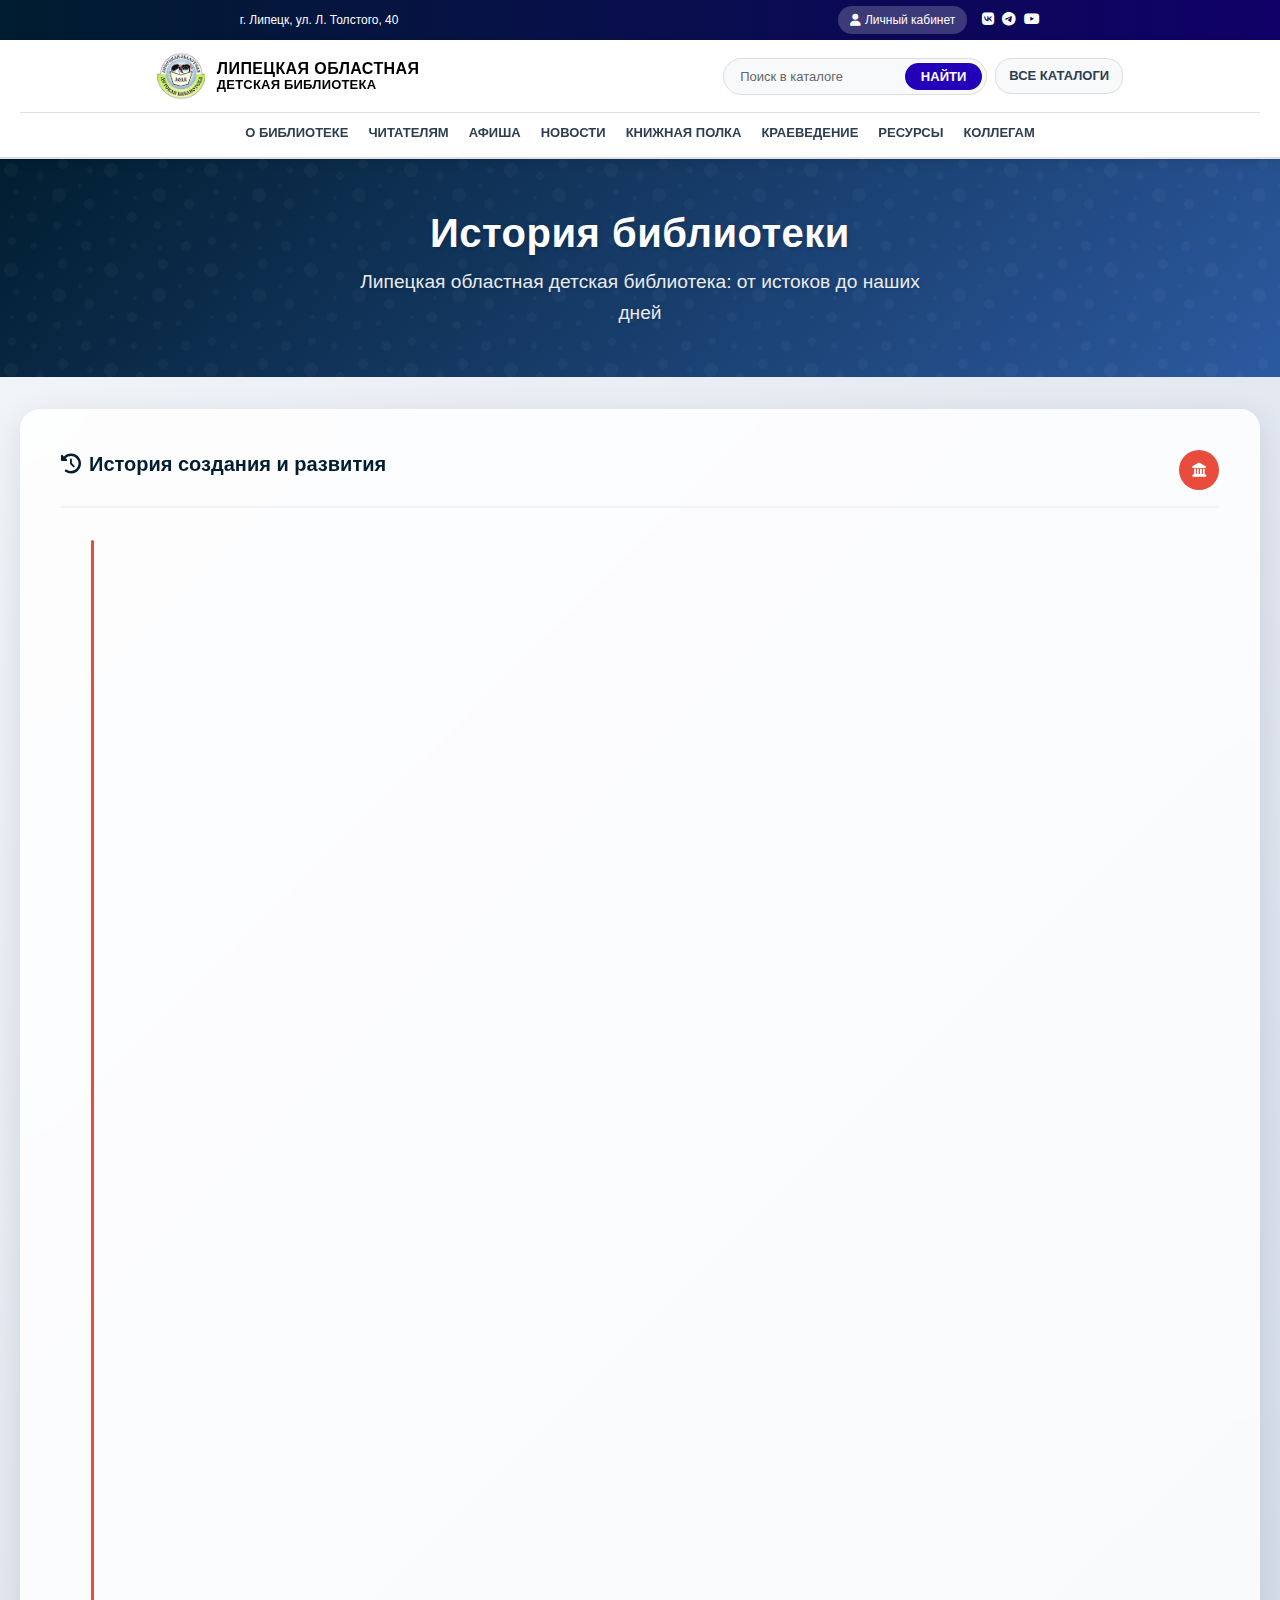
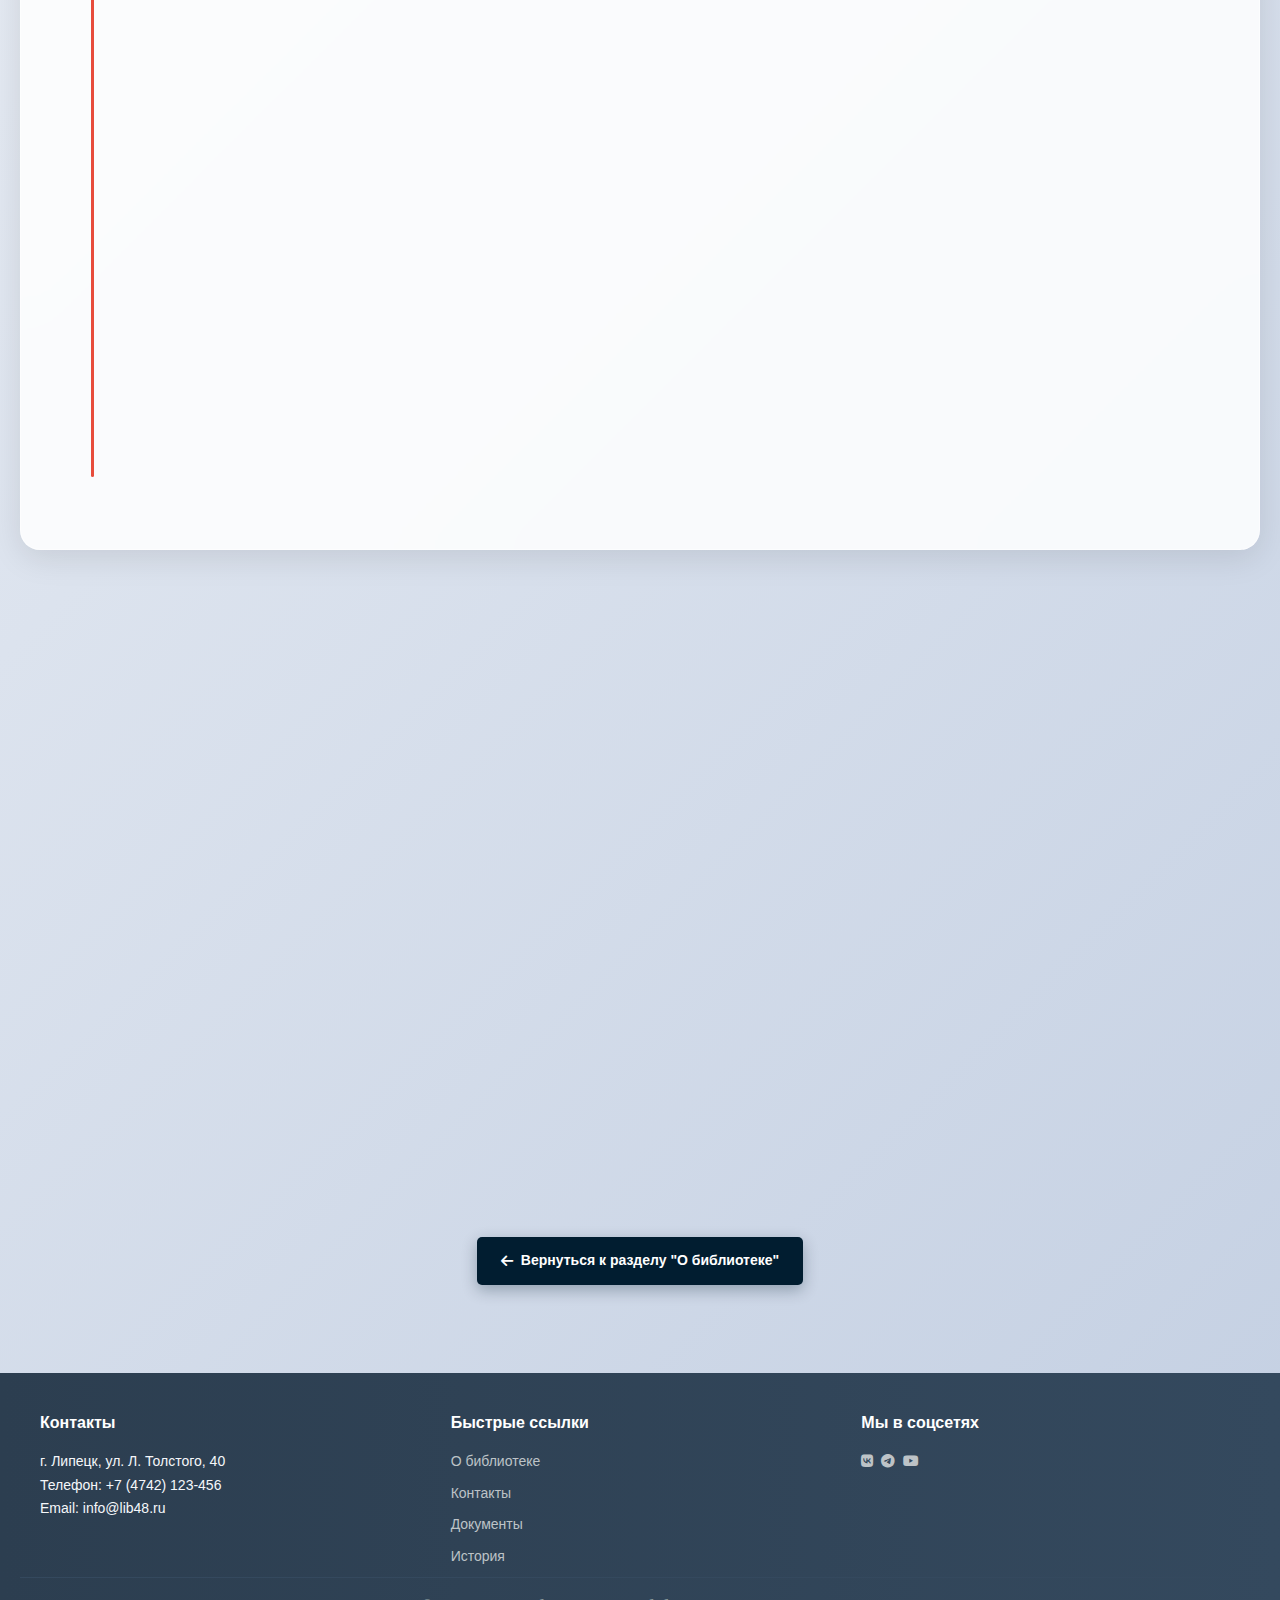
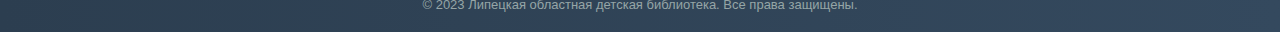
<file: bibliosystem/pages/history.html>
<!DOCTYPE html>
<html lang="ru">
<head>
    <meta charset="UTF-8">
    <meta name="viewport" content="width=device-width, initial-scale=1.0">
    <title>История библиотеки - Липецкая областная детская библиотека</title>
    <link rel="stylesheet" href="../css/style.css">
    <link rel="stylesheet" href="../css/animations.css">
    <link rel="stylesheet" href="https://cdnjs.cloudflare.com/ajax/libs/font-awesome/6.4.0/css/all.min.css">
    <style>
        /* Стили для заголовка на всю ширину */
        .page-header-full {
            background: linear-gradient(135deg, var(--primary) 0%, #2c5aa0 100%);
            color: white;
            padding: 3rem 0;
            margin-bottom: 2rem;
            position: relative;
            overflow: hidden;
            width: 100%;
        }

        .page-header-full::before {
            content: "";
            position: absolute;
            top: 0;
            left: 0;
            right: 0;
            bottom: 0;
            background-image: url("data:image/svg+xml,%3Csvg width='100' height='100' viewBox='0 0 100 100' xmlns='http://www.w3.org/2000/svg'%3E%3Cpath d='M11 18c3.866 0 7-3.134 7-7s-3.134-7-7-7-7 3.134-7 7 3.134 7 7 7zm48 25c3.866 0 7-3.134 7-7s-3.134-7-7-7-7 3.134-7 7 3.134 7 7 7zm-43-7c1.657 0 3-1.343 3-3s-1.343-3-3-3-3 1.343-3 3 1.343 3 3 3zm63 31c1.657 0 3-1.343 3-3s-1.343-3-3-3-3 1.343-3 3 1.343 3 3 3zM34 90c1.657 0 3-1.343 3-3s-1.343-3-3-3-3 1.343-3 3 1.343 3 3 3zm56-76c1.657 0 3-1.343 3-3s-1.343-3-3-3-3 1.343-3 3 1.343 3 3 3zM12 86c2.21 0 4-1.79 4-4s-1.79-4-4-4-4 1.79-4 4 1.79 4 4 4zm28-65c2.21 0 4-1.79 4-4s-1.79-4-4-4-4 1.79-4 4 1.79 4 4 4zm23-11c2.76 0 5-2.24 5-5s-2.24-5-5-5-5 2.24-5 5 2.24 5 5 5zm-6 60c2.21 0 4-1.79 4-4s-1.79-4-4-4-4 1.79-4 4 1.79 4 4 4zm29 22c2.76 0 5-2.24 5-5s-2.24-5-5-5-5 2.24-5 5 2.24 5 5 5zM32 63c2.76 0 5-2.24 5-5s-2.24-5-5-5-5 2.24-5 5 2.24 5 5 5zm57-13c2.76 0 5-2.24 5-5s-2.24-5-5-5-5 2.24-5 5 2.24 5 5 5zm-9-21c1.105 0 2-.895 2-2s-.895-2-2-2-2 .895-2 2 .895 2 2 2zM60 91c1.105 0 2-.895 2-2s-.895-2-2-2-2 .895-2 2 .895 2 2 2zM35 41c1.105 0 2-.895 2-2s-.895-2-2-2-2 .895-2 2 .895 2 2 2zM12 60c1.105 0 2-.895 2-2s-.895-2-2-2-2 .895-2 2 .895 2 2 2z' fill='%23ffffff' fill-opacity='0.1' fill-rule='evenodd'/%3E%3C/svg%3E");
            opacity: 0.3;
        }

        .page-header-full .container {
            position: relative;
            z-index: 2;
        }

        .page-header-full .page-title {
            font-size: 2.5rem;
            margin-bottom: 0.5rem;
            text-shadow: 0 2px 4px rgba(0,0,0,0.2);
        }

        .page-header-full .page-subtitle {
            font-size: 1.2rem;
            opacity: 0.9;
            max-width: 600px;
            margin: 0 auto;
        }

        /* Анимированные карточки */
        .animated-card {
            opacity: 0;
            transform: translateY(20px);
            animation: fadeInUp 0.6s ease forwards;
        }

        @keyframes fadeInUp {
            to {
                opacity: 1;
                transform: translateY(0);
            }
        }

        .card-header {
            display: flex;
            justify-content: space-between;
            align-items: center;
            margin-bottom: 1.5rem;
            padding-bottom: 1rem;
            border-bottom: 2px solid #f0f4f8;
        }

        .card-header h2 {
            color: var(--primary);
            display: flex;
            align-items: center;
            gap: 0.5rem;
        }

        .card-icon {
            width: 40px;
            height: 40px;
            background: var(--accent);
            border-radius: 50%;
            display: flex;
            align-items: center;
            justify-content: center;
            color: white;
        }

        /* Упрощенная временная шкала */
        .history-timeline {
            position: relative;
            margin: 2rem 0;
        }

        .history-timeline::before {
            content: '';
            position: absolute;
            left: 30px;
            top: 0;
            bottom: 0;
            width: 3px;
            background: var(--accent);
            border-radius: 2px;
        }

        .timeline-item {
            display: flex;
            margin-bottom: 2rem;
            position: relative;
        }

        .timeline-year {
            width: 60px;
            height: 60px;
            background: var(--accent);
            color: white;
            border-radius: 50%;
            display: flex;
            align-items: center;
            justify-content: center;
            font-weight: bold;
            margin-right: 2rem;
            flex-shrink: 0;
            position: relative;
            z-index: 2;
            border: 3px solid white;
            box-shadow: 0 3px 10px rgba(0,0,0,0.1);
        }

        .timeline-content {
            flex: 1;
            background: #f8f9fa;
            padding: 1.5rem;
            border-radius: 10px;
            border-left: 4px solid var(--accent);
        }

        .timeline-content h3 {
            color: var(--primary);
            margin-bottom: 0.5rem;
            font-size: 1.2rem;
        }

        /* Статистика */
        .stats-grid {
            display: grid;
            grid-template-columns: repeat(auto-fit, minmax(200px, 1fr));
            gap: 1.5rem;
            margin: 2rem 0;
        }

        .stat-item {
            text-align: center;
            padding: 1.5rem;
            background: var(--primary);
            color: white;
            border-radius: 10px;
            transition: transform 0.3s ease;
        }

        .stat-item:hover {
            transform: translateY(-5px);
        }

        .stat-number {
            font-size: 2rem;
            font-weight: bold;
            margin-bottom: 0.5rem;
        }

        .stat-label {
            font-size: 0.9rem;
            opacity: 0.9;
        }

        /* Деятельности */
        .activities-grid {
            display: grid;
            grid-template-columns: repeat(auto-fit, minmax(250px, 1fr));
            gap: 1.5rem;
            margin-top: 1.5rem;
        }

        .activity-item {
            background: white;
            padding: 1.5rem;
            border-radius: 8px;
            border: 1px solid #e2e8f0;
            transition: all 0.3s ease;
        }

        .activity-item:hover {
            transform: translateY(-3px);
            box-shadow: 0 5px 15px rgba(0,0,0,0.1);
        }

        .activity-item h4 {
            color: var(--primary);
            margin-bottom: 0.75rem;
            display: flex;
            align-items: center;
            gap: 0.5rem;
        }

        /* Кнопка назад */
        .btn-back {
            background: var(--primary);
            color: white;
            padding: 0.75rem 1.5rem;
            border-radius: 5px;
            text-decoration: none;
            transition: all 0.3s ease;
            display: inline-flex;
            align-items: center;
            gap: 0.5rem;
        }

        .btn-back:hover {
            background: #2c5aa0;
            transform: translateY(-2px);
        }

        /* Адаптивность */
        @media (max-width: 768px) {
            .page-header-full .page-title {
                font-size: 2rem;
            }
            
            .timeline-item {
                flex-direction: column;
            }
            
            .timeline-year {
                margin-right: 0;
                margin-bottom: 1rem;
            }
            
            .history-timeline::before {
                left: 25px;
            }
            
            .stats-grid {
                grid-template-columns: repeat(2, 1fr);
            }
            
            .activities-grid {
                grid-template-columns: 1fr;
            }
        }

        @media (max-width: 480px) {
            .stats-grid {
                grid-template-columns: 1fr;
            }
        }
    </style>
</head>
<body>
    <!-- Верхняя шапка -->
    <div class="top-header">
        <div class="container">
            <div class="address">г. Липецк, ул. Л. Толстого, 40</div>
            <div class="top-right">
                <a href="#" class="login-btn" id="loginBtn">
                    <i class="fas fa-user"></i>Личный кабинет
                </a>
                <div class="social-icons">
                    <a href="https://vk.com/childbook_lipetsk"><i class="fab fa-vk"></i></a>
                    <a href="#"><i class="fab fa-telegram"></i></a>
                    <a href="#"><i class="fab fa-youtube"></i></a>
                </div>
            </div>
        </div>
    </div>

    <!-- Основная шапка -->
    <header class="main-header">
        <div class="container">
            <div class="header-main-row">
                <div class="logo-section">
                    <a href="../index.html" class="logo">
                        <img src="../images/logo.png" alt="Логотип библиотеки">
                        <div class="logo-text">
                            <div class="logo-line1">Липецкая областная</div>
                            <div class="logo-line2">детская библиотека</div>
                        </div>
                    </a>
                </div>
                
                <div class="search-section">
                    <div class="search-container">
                        <div class="search-box">
                            <input type="text" placeholder="Поиск в каталоге" class="search-input">
                            <button class="search-btn">НАЙТИ</button>
                        </div>
                        <a href="https://opac.lib48.ru/wlib/" class="all-catalogs">ВСЕ КАТАЛОГИ</a>
                    </div>
                </div>
            </div>

            <nav class="main-nav">
                <ul>
                    <li class="dropdown">
                        <a href="about.html">О БИБЛИОТЕКЕ</a>
                        <div class="dropdown-content">
                            <a href="founder.html">Сведения об учредителе</a>
                            <a href="documents.html">Документы</a>
                            <a href="contacts.html">Контакты</a>
                            <a href="requisites.html">Реквизиты и услуги</a>
                            <a href="history.html" class="active">История библиотеки</a>
                            <a href="anti-corruption.html">Противодействие коррупции</a>
                        </div>
                    </li>
                    <li class="dropdown">
                        <a href="readers.html">ЧИТАТЕЛЯМ</a>
                        <div class="dropdown-content">
                            <a href="readers.html#rules">Правила пользования</a>
                            <a href="readers.html#services">Сервисы</a>
                            <a href="working-hours.html">Режим работы</a>
                            <a href="readers.html#pushkin">Пушкинская карта</a>
                        </div>
                    </li>
                    <li><a href="afisha.html">АФИША</a></li>
                    <li><a href="news.html">НОВОСТИ</a></li>
                    <li><a href="bookshelf.html">КНИЖНАЯ ПОЛКА</a></li>
                   <li class="dropdown">
    <a href="pages/kraevedenie.html">КРАЕВЕДЕНИЕ</a>
    <div class="dropdown-content">
        <a href="pages/kraevedenie/history.html">История края</a>
        <a href="pages/kraevedenie/writers.html">Писатели Липецкой области</a>
        <a href="pages/kraevedenie/resources.html">Краеведческие ресурсы</a>
    </div>
</li>
                    <li><a href="resources.html">РЕСУРСЫ</a></li>
                    <li><a href="colleagues.html">КОЛЛЕГАМ</a></li>
                </ul>
            </nav>
        </div>
    </header>

    <main class="main-content">
        <!-- Заголовок на всю ширину -->
        <div class="page-header-full">
            <div class="container">
                <h1 class="page-title">История библиотеки</h1>
                <p class="page-subtitle">Липецкая областная детская библиотека: от истоков до наших дней</p>
            </div>
        </div>
        
        <div class="container">
            <div class="content-section">
                <div class="content-card animated-card">
                    <div class="card-header">
                        <h2><i class="fas fa-history"></i> История создания и развития</h2>
                        <div class="card-icon">
                            <i class="fas fa-landmark"></i>
                        </div>
                    </div>
                    
                    <div class="history-timeline">
                        <div class="timeline-item">
                            <div class="timeline-year">1955</div>
                            <div class="timeline-content">
                                <h3>Основание библиотеки</h3>
                                <p>Липецкая областная детская библиотека была основана в 1955 году. С первых дней своей работы библиотека стала центром притяжения для юных читателей города и области.</p>
                            </div>
                        </div>

                        <div class="timeline-item">
                            <div class="timeline-year">1960-е</div>
                            <div class="timeline-content">
                                <h3>Становление и развитие</h3>
                                <p>В 1960-е годы библиотека активно развивалась, формировались основные фонды, создавалась система обслуживания читателей. Библиотека становится методическим центром для детских библиотек области.</p>
                            </div>
                        </div>

                        <div class="timeline-item">
                            <div class="timeline-year">1970-1980-е</div>
                            <div class="timeline-content">
                                <h3>Период расцвета</h3>
                                <p>В эти годы библиотека значительно расширила свою деятельность. Были созданы специализированные отделы, внедрены новые формы работы с читателями, укреплялось сотрудничество со школами.</p>
                            </div>
                        </div>

                        <div class="timeline-item">
                            <div class="timeline-year">1990-е</div>
                            <div class="timeline-content">
                                <h3>Новые вызовы и возможности</h3>
                                <p>В сложные 1990-е годы библиотека не только сохранила, но и приумножила свои достижения. Началась компьютеризация библиотечных процессов, создавались первые электронные каталоги.</p>
                            </div>
                        </div>

                        <div class="timeline-item">
                            <div class="timeline-year">2000-е</div>
                            <div class="timeline-content">
                                <h3>Век цифровых технологий</h3>
                                <p>Библиотека активно внедряет современные информационные технологии. Создается полноценный электронный каталог, начинается работа по оцифровке редких изданий.</p>
                            </div>
                        </div>

                        <div class="timeline-item">
                            <div class="timeline-year">2010-е</div>
                            <div class="timeline-content">
                                <h3>Модернизация и развитие</h3>
                                <p>Проведена масштабная модернизация библиотечного пространства. Созданы комфортные зоны для чтения и творчества, внедрены инновационные формы работы с детьми.</p>
                            </div>
                        </div>

                        <div class="timeline-item">
                            <div class="timeline-year">2020-е</div>
                            <div class="timeline-content">
                                <h3>Современный этап</h3>
                                <p>Библиотека продолжает развиваться как современный культурно-просветительский центр. Активно используются дистанционные формы работы, развиваются онлайн-сервисы.</p>
                            </div>
                        </div>
                    </div>
                </div>

                <div class="content-card animated-card">
                    <div class="card-header">
                        <h2><i class="fas fa-chart-line"></i> Библиотека сегодня</h2>
                        <div class="card-icon">
                            <i class="fas fa-chart-bar"></i>
                        </div>
                    </div>
                    
                    <div class="stats-grid">
                        <div class="stat-item">
                            <div class="stat-number">100 000+</div>
                            <div class="stat-label">Книг в фонде</div>
                        </div>
                        <div class="stat-item">
                            <div class="stat-number">10 000+</div>
                            <div class="stat-label">Читателей ежегодно</div>
                        </div>
                        <div class="stat-item">
                            <div class="stat-number">500+</div>
                            <div class="stat-label">Мероприятий в год</div>
                        </div>
                        <div class="stat-item">
                            <div class="stat-number">15+</div>
                            <div class="stat-label">Кружков и студий</div>
                        </div>
                    </div>

                    <h3 style="color: var(--primary); margin: 2rem 0 1rem 0;">Основные направления деятельности</h3>
                    <div class="activities-grid">
                        <div class="activity-item">
                            <h4><i class="fas fa-book-reader"></i> Приобщение к чтению</h4>
                            <p>Развитие интереса к чтению у детей и подростков через современные формы работы</p>
                        </div>
                        <div class="activity-item">
                            <h4><i class="fas fa-laptop-code"></i> Информационные технологии</h4>
                            <p>Внедрение цифровых технологий в библиотечную деятельность</p>
                        </div>
                        <div class="activity-item">
                            <h4><i class="fas fa-users"></i> Социальное партнерство</h4>
                            <p>Сотрудничество с образовательными учреждениями и общественными организациями</p>
                        </div>
                        <div class="activity-item">
                            <h4><i class="fas fa-graduation-cap"></i> Образовательные программы</h4>
                            <p>Реализация программ дополнительного образования и развивающих занятий</p>
                        </div>
                    </div>
                </div>
            </div>

            <div style="text-align: center; margin-top: 3rem;">
                <a href="about.html" class="btn-back">
                    <i class="fas fa-arrow-left"></i>
                    Вернуться к разделу "О библиотеке"
                </a>
            </div>
        </div>
    </main>

    <footer class="main-footer">
        <div class="container">
            <div class="footer-content">
                <div class="footer-section">
                    <h3>Контакты</h3>
                    <p>г. Липецк, ул. Л. Толстого, 40</p>
                    <p>Телефон: +7 (4742) 123-456</p>
                    <p>Email: info@lib48.ru</p>
                </div>
                <div class="footer-section">
                    <h3>Быстрые ссылки</h3>
                    <ul>
                        <li><a href="about.html">О библиотеке</a></li>
                        <li><a href="contacts.html">Контакты</a></li>
                        <li><a href="documents.html">Документы</a></li>
                        <li><a href="history.html">История</a></li>
                    </ul>
                </div>
                <div class="footer-section">
                    <h3>Мы в соцсетях</h3>
                    <div class="social-icons">
                        <a href="https://vk.com/childbook_lipetsk"><i class="fab fa-vk"></i></a>
                        <a href="#"><i class="fab fa-telegram"></i></a>
                        <a href="#"><i class="fab fa-youtube"></i></a>
                    </div>
                </div>
            </div>
            <div class="footer-bottom">
                <p>&copy; 2023 Липецкая областная детская библиотека. Все права защищены.</p>
            </div>
        </div>
    </footer>

    <script>
        document.addEventListener('DOMContentLoaded', function() {
            // Анимация появления карточек с задержкой
            const animatedCards = document.querySelectorAll('.animated-card');
            animatedCards.forEach((card, index) => {
                card.style.animationDelay = `${index * 0.2}s`;
            });
        });
    </script>

    <script src="../js/main.js"></script>
</body>
</html>
</file>
<file: bibliosystem/css/style.css>
/* Общие стили */
* {
    margin: 0;
    padding: 0;
    box-sizing: border-box;
    font-family: 'SF Pro Display', -apple-system, BlinkMacSystemFont, 'Segoe UI', Roboto, Oxygen, Ubuntu, Cantarell, sans-serif;
}

:root {
    --primary: #011d30;
    --secondary: #100068;
    --accent: #e74c3c;
    --light: #f5f7fa;
    --dark: #2c3e50;
    --text: #333;
    --glass: rgba(255, 255, 255, 0.8);
    --shadow: 0 8px 32px rgba(0, 0, 0, 0.1);
}

body {
    background: linear-gradient(135deg, #f5f7fa 0%, #c3cfe2 100%);
    color: var(--text);
    line-height: 1.5;
    overflow-x: hidden;
    font-size: 14px;
}

.container {
    max-width: 1200px;
    margin: 0 auto;
    padding: 0 20px;
}

/* Верхняя шапка */
.top-header {
    background: linear-gradient(90deg, var(--primary), var(--secondary));
    color: white;
    padding: 6px 0;
    font-size: 12px;
    box-shadow: 0 2px 10px rgba(0, 0, 0, 0.1);
}

.top-header .container {
    display: flex;
    justify-content: space-around;
    align-items: center;
}

.top-right {
    display: flex;
    align-items: center;
    gap: 15px;
}

.login-btn {
    color: white;
    text-decoration: none;
    padding: 4px 12px;
    border-radius: 16px;
    background: rgba(255, 255, 255, 0.2);
    transition: all 0.3s;
    cursor: pointer;
    display: flex;
    align-items: center; 
    gap: 4px;
    font-size: 12px;
}

.login-btn:hover {
    background: rgba(255, 255, 255, 0.3);
    transform: translateY(-2px);
}

.social-icons {
    display: flex;
    gap: 8px;
}

.social-icons a {
    color: white;
    font-size: 14px;
    transition: all 0.3s;
}

.social-icons a:hover {
    transform: translateY(-3px);
}

/* Основная шапка */
.main-header {
    background: white;
    border-bottom: 2px solid #e0e0e0;
    position: sticky;
    top: 0;
    z-index: 1000;
    box-shadow: 0 2px 10px rgba(0,0,0,0.1);
}

.main-header .container {
    padding: 12px 20px;
}

.header-main-row {
    display: flex;
    justify-content: space-around;
    align-items: center;
    margin-bottom: 12px;
}

/* Логотип */
.logo-section {
    flex-shrink: 0;
}

.logo {
    display: flex;
    align-items: center;
    text-decoration: none;
    color: #2c3e50;
    gap: 12px;
}

.logo img {
    height: 48px;
    width: 48px;
    border-radius: 6px;
    object-fit: cover;
}

.logo-text {
    display: flex;
    flex-direction: column;
    line-height: 1.1;
}

.logo-line1 {
    font-size: 16px;
    font-weight: 800;
    color: #000000;
    text-transform: uppercase;
    letter-spacing: 0.4px;
}

.logo-line2 {
    font-size: 13px;
    font-weight: 700;
    color: #000000;
    text-transform: uppercase;
    letter-spacing: 0.2px;
}

/* Поиск */
.search-section {
    flex: 1;
    max-width: 400px;
    margin-left: 30px;
}

.search-container {
    display: flex;
    align-items: center;
    gap: 8px;
}

.search-box {
    display: flex;
    align-items: center;
    background: #f8f9fa;
    border: 1px solid #ddd;
    border-radius: 20px;
    overflow: hidden;
    flex: 1;
    padding: 4px;
}

.search-input {
    flex: 1;
    padding: 6px 12px;
    border: none;
    background: transparent;
    font-size: 13px;
    outline: none;
    min-width: 200px;
}

.search-input::placeholder {
    color: #666;
}

.search-btn {
    background: #2301b8;
    color: white;
    border: none;
    padding: 6px 16px;
    font-size: 13px;
    font-weight: 600;
    cursor: pointer;
    transition: background 0.3s;
    white-space: nowrap;
    border-radius: 16px;
}

.search-btn:hover {
    background: #2980b9;
}

.all-catalogs {
    padding: 6px 13px;
    background: #f8f9fa;
    border: 1px solid #ddd;
    border-radius: 16px;
    text-decoration: none;
    color: #2c3e50;
    font-size: 13px;
    font-weight: 600;
    white-space: nowrap;
    transition: all 0.3s;
}

.all-catalogs:hover {
    background: #e9ecef;
    border-color: #3498db;
}

/* Меню */
.main-nav {
    border-top: 1px solid #e0e0e0;
    padding-top: 8px;
}

.main-nav ul {
    display: flex;
    list-style: none;
    gap: 20px;
    justify-content: center;
    flex-wrap: wrap;
    margin: 0;
    padding: 0;
}

.main-nav a {
    text-decoration: none;
    color: #2c3e50;
    font-weight: 700;
    font-size: 13px;
    padding: 4px 0;
    position: relative;
    transition: color 0.3s;
    white-space: nowrap;
    text-transform: uppercase;
}

.main-nav a:hover {
    color: #3498db;
}

/* Выпадающие меню */
.dropdown {
    position: relative;
}

.dropdown-content {
    position: absolute;
    top: 100%;
    left: 0;
    background: white;
    min-width: 180px;
    box-shadow: 0 10px 30px rgba(0, 0, 0, 0.15);
    border-radius: 6px;
    opacity: 0;
    visibility: hidden;
    transform: translateY(-10px);
    transition: all 0.3s cubic-bezier(0.25, 0.46, 0.45, 0.94);
    z-index: 1000;
    overflow: hidden;
    border: 1px solid #e0e0e0;
}

.dropdown:hover .dropdown-content {
    opacity: 1;
    visibility: visible;
    transform: translateY(0);
}

.dropdown-content a {
    display: block;
    padding: 10px 16px;
    border-bottom: 1px solid #f0f0f0;
    transition: all 0.3s ease;
    color: #2c3e50;
    text-decoration: none;
    font-size: 13px;
    font-weight: 500;
    text-transform: none;
}

.dropdown-content a:last-child {
    border-bottom: none;
}

.dropdown-content a:hover {
    background: #f8f9fa;
    padding-left: 20px;
    color: #3498db;
}

/* Баннер */
.banner {
    position: relative;
    height: 360px;
    overflow: hidden;
    margin: 16px auto;
    border-radius: 12px;
    box-shadow: var(--shadow);
    max-width: 1600px;
}

.slider {
    position: relative;
    height: 100%;
}

.slide {
    position: absolute;
    top: 0;
    left: 0;
    width: 100%;
    height: 100%;
    opacity: 0;
    transition: opacity 1s ease;
}

.slide.active {
    opacity: 1;
}

.slide img {
    width: 100%;
    height: 100%;
    object-fit: contain;
    transition: transform 0.5s ease;
    border-radius: 15px;
}

.banner-link:hover img {
    transform: scale(1.05);
}

.slide-content {
    position: absolute;
    bottom: 60px;
    left: 50%;
    transform: translateX(-50%);
    max-width: 480px;
    background: var(--glass);
    backdrop-filter: blur(10px);
    padding: 24px;
    border-radius: 13px;
    box-shadow: var(--shadow);
    text-align: center;
    width: 90%;
    transition: all 0.3s ease;
}

.slide-content h2 {
    font-size: 22px;
    margin-bottom: 8px;
    color: var(--dark);
}

.slide-content p {
    margin-bottom: 0;
    color: var(--text);
    font-size: 14px;
}

.btn {
    display: inline-block;
    background: linear-gradient(90deg, var(--primary), var(--secondary));
    color: white;
    padding: 10px 20px;
    border-radius: 40px;
    text-decoration: none;
    font-weight: 600;
    transition: all 0.3s;
    box-shadow: 0 4px 15px rgba(0, 0, 0, 0.2);
    border: none;
    cursor: pointer;
    font-size: 14px;
}

.btn:hover {
    transform: translateY(-3px);
    box-shadow: 0 6px 20px rgba(0, 0, 0, 0.25);
}

.slider-nav {
    position: absolute;
    bottom: 16px;
    left: 0;
    right: 0;
    display: flex;
    justify-content: center;
    align-items: center;
    gap: 16px;
}

.slider-btn {
    background: var(--glass);
    backdrop-filter: blur(10px);
    border: none;
    width: 32px;
    height: 32px;
    border-radius: 50%;
    font-size: 16px;
    cursor: pointer;
    transition: all 0.3s;
    color: var(--dark);
    display: flex;
    align-items: center;
    justify-content: center;
}

.slider-btn:hover {
    background: rgba(255, 255, 255, 1);
    transform: scale(1.1);
}

.slider-dots {
    display: flex;
    gap: 8px;
}

.dot {
    width: 8px;
    height: 8px;
    border-radius: 50%;
    background-color: rgba(255, 255, 255, 0.5);
    cursor: pointer;
    transition: all 0.3s;
}

.dot.active {
    background-color: white;
    transform: scale(1.2);
}

/* РАСТЯНУТАЯ АФИША */
.events-section {
    position: relative;
    overflow: hidden;
    padding: 64px 0 48px;
    background: linear-gradient(135deg, #F8F9FA 0%, #E9ECEF 100%);
    width: 100vw;
    margin-left: calc(-50vw + 50%);
    margin-right: calc(-50vw + 50%);
}

.events-title {
    text-align: center;
    margin-bottom: 40px;
    font-size: 34px;
    font-weight: 800;
    color: var(--dark);
    text-transform: uppercase;
    letter-spacing: 1.6px;
    position: relative;
    z-index: 2;
    max-width: 1200px;
    margin-left: auto;
    margin-right: auto;
    padding: 0 20px;
}

.events-container {
    position: relative;
    width: 100%;
    overflow: hidden;
    padding: 16px 0;
}

.events-track {
    display: flex;
    transition: transform 1s cubic-bezier(0.25, 0.46, 0.45, 0.94);
    will-change: transform;
    gap: 24px;
    padding: 0 20px;
}

.event-slide {
    flex: 0 0 304px;
    min-width: 304px;
    transition: all 0.6s ease;
    opacity: 0.8;
    transform: scale(0.95);
}

.event-slide.active {
    opacity: 1;
    transform: scale(1);
}

.event-card {
    background: white;
    border-radius: 16px;
    box-shadow: 0 12px 40px rgba(0, 0, 0, 0.15);
    overflow: hidden;
    transition: all 0.4s ease;
    border: 1px solid rgba(52, 152, 219, 0.2);
    position: relative;
    height: 400px;
    display: flex;
    flex-direction: column;
}

.event-card:hover {
    transform: translateY(-8px);
    box-shadow: 0 20px 50px rgba(0, 0, 0, 0.25);
}

.event-image {
    position: relative;
    height: 184px;
    overflow: hidden;
    border-radius: 16px 16px 0 0;
}

.event-image img {
    width: 100%;
    height: 100%;
    object-fit: cover;
    transition: transform 0.5s ease;
}

.event-card:hover .event-image img {
    transform: scale(1.05);
}

.event-overlay {
    position: absolute;
    top: 0;
    left: 0;
    right: 0;
    bottom: 0;
    background: linear-gradient(180deg, rgba(0,0,0,0.3) 0%, transparent 50%);
    display: flex;
    align-items: flex-start;
    justify-content: flex-start;
    padding: 16px;
}

.event-date-badge {
    background: linear-gradient(135deg, var(--primary), var(--secondary));
    color: white;
    padding: 10px 13px;
    border-radius: 12px;
    text-align: center;
    box-shadow: 0 4px 15px rgba(0,0,0,0.3);
    backdrop-filter: blur(10px);
}

.event-day {
    display: block;
    font-size: 22px;
    font-weight: 800;
    line-height: 1;
}

.event-month {
    display: block;
    font-size: 12px;
    font-weight: 600;
    text-transform: lowercase;
    margin-top: 2px;
}

.event-info {
    padding: 20px;
    flex-grow: 1;
    display: flex;
    flex-direction: column;
    background: white;
}

.event-info h3 {
    font-size: 16px;
    font-weight: 800;
    color: var(--dark);
    margin-bottom: 10px;
    line-height: 1.3;
    display: -webkit-box;
    -webkit-line-clamp: 2;
    -webkit-box-orient: vertical;
    overflow: hidden;
}

.event-info p {
    font-size: 13px;
    color: var(--text);
    line-height: 1.4;
    margin-bottom: 12px;
    flex-grow: 1;
    display: -webkit-box;
    -webkit-line-clamp: 3;
    -webkit-box-orient: vertical;
    overflow: hidden;
}

.event-meta {
    display: flex;
    flex-direction: column;
    gap: 6px;
    margin-top: auto;
    padding-top: 12px;
    border-top: 2px solid #e0e0e0;
}

.event-time,
.event-location {
    display: flex;
    align-items: center;
    gap: 6px;
    font-size: 12px;
    color: #666;
    font-weight: 500;
}

.event-time::before {
    content: '🕒';
    font-size: 11px;
}

.event-location::before {
    content: '📍';
    font-size: 11px;
}

.events-all {
    text-align: center;
    margin-top: 32px;
    position: relative;
    z-index: 2;
    max-width: 1200px;
    margin-left: auto;
    margin-right: auto;
    padding: 0 20px;
}

.btn-afisha {
    display: inline-flex;
    align-items: center;
    justify-content: center;
    background: transparent;
    color: var(--dark);
    padding: 10px 24px;
    border-radius: 20px;
    text-decoration: none;
    font-weight: 600;
    font-size: 14px;
    transition: all 0.3s ease;
    border: 2px solid var(--dark);
    position: relative;
    overflow: hidden;
    gap: 6px;
}

.btn-afisha::before {
    content: '';
    position: absolute;
    top: 0;
    left: -100%;
    width: 100%;
    height: 100%;
    background: var(--dark);
    transition: left 0.3s ease;
    z-index: -1;
}

.btn-afisha:hover {
    color: white;
    transform: translateY(-2px);
    box-shadow: 0 4px 15px rgba(0, 0, 0, 0.2);
}

.btn-afisha:hover::before {
    left: 0;
}

.btn-afisha i {
    font-size: 13px;
    transition: transform 0.3s ease;
}

.btn-afisha:hover i {
    transform: translateX(3px);
}

.btn-afisha-simple {
    display: inline-flex;
    align-items: center;
    justify-content: center;
    background: transparent;
    color: var(--dark);
    padding: 8px 0;
    text-decoration: none;
    font-weight: 700;
    font-size: 14px;
    transition: all 0.3s ease;
    border: none;
    gap: 6px;
    position: relative;
}

.btn-afisha-simple::after {
    content: '';
    position: absolute;
    bottom: 0;
    left: 0;
    width: 0;
    height: 2px;
    background: var(--dark);
    transition: width 0.3s ease;
}

.btn-afisha-simple:hover {
    color: var(--primary);
    gap: 10px;
}

.btn-afisha-simple:hover::after {
    width: 100%;
}

.btn-afisha-simple i {
    font-size: 13px;
    transition: transform 0.3s ease;
}

.btn-afisha-simple:hover i {
    transform: translateX(5px);
}

.events-container::before,
.events-container::after {
    content: '';
    position: absolute;
    top: 0;
    bottom: 0;
    width: 160px;
    z-index: 1;
    pointer-events: none;
}

.events-container::before {
    left: 0;
    background: linear-gradient(90deg, rgba(248,249,250,1) 0%, rgba(248,249,250,0) 100%);
}

.events-container::after {
    right: 0;
    background: linear-gradient(90deg, rgba(248,249,250,0) 0%, rgba(248,249,250,1) 100%);
}

/* Электронные ресурсы */
.eresources-section {
    padding: 48px 0;
    background: white;
}

.eresources-title {
    text-align: center;
    margin-bottom: 32px;
    font-size: 29px;
    font-weight: 800;
    color: var(--dark);
    text-transform: uppercase;
    letter-spacing: 0.8px;
}

.eresources-grid {
    display: grid;
    grid-template-columns: repeat(3, 1fr);
    gap: 16px;
    max-width: 1000px;
    margin: 0 auto;
    padding: 0 20px;
}

.eresource-card {
    background: #f8f9fa;
    border: 2px solid #dee2e6;
    border-radius: 6px;
    padding: 20px 16px;
    text-decoration: none;
    color: var(--dark);
    transition: all 0.3s ease;
    text-align: center;
    display: flex;
    align-items: center;
    justify-content: center;
    min-height: 80px;
    position: relative;
    overflow: hidden;
}

.eresource-card::before {
    content: '';
    position: absolute;
    top: 0;
    left: -100%;
    width: 100%;
    height: 100%;
    background: linear-gradient(90deg, transparent, rgba(52, 152, 219, 0.1), transparent);
    transition: left 0.6s ease;
}

.eresource-card:hover::before {
    left: 100%;
}

.eresource-card:hover {
    background: white;
    border-color: var(--primary);
    transform: translateY(-3px);
    box-shadow: 0 5px 20px rgba(52, 152, 219, 0.2);
}

.eresource-card h3 {
    font-size: 14px;
    font-weight: 600;
    line-height: 1.3;
    margin: 0;
    color: var(--dark);
    text-transform: uppercase;
}

/* Новости */
.news-section {
    padding: 48px 0;
    background: linear-gradient(135deg, #f8f9fa 0%, #e9ecef 100%);
}

.news-title {
    text-align: center;
    margin-bottom: 32px;
    font-size: 29px;
    font-weight: 800;
    color: var(--dark);
    text-transform: uppercase;
    letter-spacing: 0.8px;
}

.news-grid {
    display: grid;
    grid-template-columns: repeat(auto-fit, minmax(280px, 1fr));
    gap: 24px;
    max-width: 1200px;
    margin: 0 auto;
    padding: 0 20px;
}

.news-card {
    background: white;
    border-radius: 13px;
    overflow: hidden;
    box-shadow: 0 8px 25px rgba(0, 0, 0, 0.1);
    transition: all 0.4s ease;
}

.news-card:hover {
    transform: translateY(-5px);
    box-shadow: 0 15px 35px rgba(0, 0, 0, 0.15);
}

.news-image {
    height: 160px;
    overflow: hidden;
}

.news-image img {
    width: 100%;
    height: 100%;
    object-fit: cover;
    transition: transform 0.5s ease;
}

.news-card:hover .news-image img {
    transform: scale(1.05);
}

.news-content {
    padding: 20px;
}

.news-date {
    font-size: 13px;
    color: var(--primary);
    font-weight: 600;
    margin-bottom: 8px;
}

.news-content h3 {
    margin-bottom: 12px;
    color: var(--dark);
    font-size: 18px;
}

.news-content p {
    margin-bottom: 16px;
    color: var(--text);
    font-size: 14px;
}

.news-all {
    text-align: center;
    margin-top: 32px;
}

/* Сервисы */
.services-section {
    padding: 48px 0;
}

.services-title {
    text-align: center;
    margin-bottom: 40px;
    font-size: 26px;
    font-weight: 700;
    color: var(--dark);
}

.services-grid {
    display: grid;
    grid-template-columns: repeat(auto-fit, minmax(224px, 1fr));
    gap: 24px;
    max-width: 1200px;
    margin: 0 auto;
    padding: 0 20px;
}

.service-card {
    background: var(--glass);
    backdrop-filter: blur(10px);
    border-radius: 13px;
    padding: 32px 24px;
    text-align: center;
    box-shadow: var(--shadow);
    transition: all 0.4s;
    border: 1px solid rgba(255, 255, 255, 0.5);
    text-decoration: none;
    color: inherit;
    display: flex;
    flex-direction: column;
    align-items: center;
}

.service-card:hover {
    transform: translateY(-10px);
    box-shadow: 0 15px 40px rgba(0, 0, 0, 0.15);
    background: rgba(255, 255, 255, 0.9);
}

.service-icon {
    width: 64px;
    height: 64px;
    background: linear-gradient(135deg, var(--primary), var(--secondary));
    border-radius: 50%;
    display: flex;
    align-items: center;
    justify-content: center;
    margin-bottom: 16px;
    font-size: 26px;
    color: white;
    transition: all 0.3s;
}

.service-card:hover .service-icon {
    transform: scale(1.1);
}

.service-card h3 {
    margin-bottom: 12px;
    color: var(--dark);
    font-size: 18px;
}

.service-card p {
    margin-bottom: 16px;
    color: var(--text);
    flex-grow: 1;
    font-size: 14px;
}

/* Основной контент */
.main-content {
    padding: 0 0 48px 0;
}

.content-grid {
    display: grid;
    grid-template-columns: repeat(auto-fit, minmax(224px, 1fr));
    gap: 24px;
    margin-bottom: 40px;
    max-width: 1200px;
    margin: 0 auto;
    padding: 0 20px;
}

.content-card {
    background: var(--glass);
    backdrop-filter: blur(10px);
    border-radius: 13px;
    padding: 24px;
    box-shadow: var(--shadow);
    transition: all 0.4s;
    border: 1px solid rgba(255, 255, 255, 0.5);
    text-align: center;
}

.content-card:hover {
    transform: translateY(-10px);
    box-shadow: 0 15px 40px rgba(0, 0, 0, 0.15);
}

.content-card h2 {
    margin-bottom: 12px;
    font-size: 20px;
    color: var(--dark);
}

.content-card p {
    margin-bottom: 16px;
    color: var(--text);
    font-size: 14px;
}

/* Интересное */
.interesting-section {
    margin-top: 48px;
    max-width: 1200px;
    margin: 48px auto 0;
    padding: 0 20px;
}

.interesting-section h2 {
    text-align: center;
    margin-bottom: 32px;
    font-size: 26px;
    color: var(--dark);
}

.interesting-grid {
    display: grid;
    grid-template-columns: repeat(auto-fit, minmax(240px, 1fr));
    gap: 24px;
}

.interesting-card {
    background: var(--glass);
    backdrop-filter: blur(10px);
    border-radius: 13px;
    padding: 24px;
    box-shadow: var(--shadow);
    transition: all 0.4s;
    border: 1px solid rgba(255, 255, 255, 0.5);
    text-align: center;
}

.interesting-card:hover {
    transform: translateY(-5px);
    box-shadow: 0 10px 30px rgba(0, 0, 0, 0.15);
}

.interesting-card h3 {
    margin-bottom: 12px;
    color: var(--dark);
    font-size: 18px;
}

.interesting-card p {
    margin-bottom: 16px;
    color: var(--text);
    font-size: 14px;
}

/* Футер */
.main-footer {
    background: linear-gradient(90deg, var(--dark), #34495e);
    color: var(--light);
    padding: 40px 0 16px;
    margin-top: 40px;
}

.footer-content {
    display: grid;
    grid-template-columns: repeat(auto-fit, minmax(200px, 1fr));
    gap: 32px;
    margin-bottom: 24px;
    max-width: 1200px;
    margin: 0 auto;
    padding: 0 20px;
}

.footer-section h3 {
    margin-bottom: 16px;
    font-size: 16px;
    color: white;
}

.footer-section ul {
    list-style: none;
}

.footer-section ul li {
    margin-bottom: 8px;
}

.footer-section a {
    color: #bdc3c7;
    text-decoration: none;
    transition: color 0.3s;
    font-size: 14px;
}

.footer-section a:hover {
    color: white;
}

.footer-bottom {
    border-top: 1px solid #34495e;
    padding-top: 16px;
    text-align: center;
    color: #95a5a6;
    font-size: 13px;
    max-width: 1200px;
    margin: 0 auto;
    padding: 16px 20px 0;
}

/* Стили для страниц раздела "О библиотеке" */
.page-header {
    background: linear-gradient(135deg, var(--primary) 0%, var(--secondary) 100%);
    color: white;
    padding: 3rem 2rem;
    text-align: center;
    border-radius: 12px;
    margin-bottom: 2.5rem;
}

.page-title {
    font-size: 2rem;
    font-weight: 700;
    margin-bottom: 0.8rem;
}

.page-subtitle {
    font-size: 1rem;
    opacity: 0.9;
    max-width: 600px;
    margin: 0 auto;
}

.section-link {
    display: block;
    background: white;
    padding: 2rem;
    border-radius: 13px;
    margin-bottom: 1.2rem;
    box-shadow: 0 8px 25px rgba(0, 0, 0, 0.1);
    transition: all 0.3s ease;
    text-decoration: none;
    color: inherit;
    border: 2px solid transparent;
}

.section-link:hover {
    transform: translateY(-5px);
    box-shadow: 0 15px 35px rgba(0, 0, 0, 0.15);
    border-color: var(--accent);
    text-decoration: none;
}

.section-link h3 {
    color: var(--primary);
    margin-bottom: 0.8rem;
    font-size: 1.3rem;
    font-weight: 600;
    display: flex;
    align-items: center;
    justify-content: space-between;
}

.section-link h3 i {
    color: var(--accent);
    transition: transform 0.3s ease;
}

.section-link:hover h3 i {
    transform: translateX(5px);
}

.section-link p {
    color: var(--text);
    margin-bottom: 0;
    line-height: 1.5;
    font-size: 14px;
}

.quick-links-grid {
    display: grid;
    grid-template-columns: repeat(auto-fit, minmax(280px, 1fr));
    gap: 1.5rem;
    margin-top: 2.5rem;
}

/* Краеведение */
.kraevedenie-hero {
    background: linear-gradient(135deg, var(--primary) 0%, var(--secondary) 100%);
    color: white;
    padding: 64px 0;
    text-align: center;
    position: relative;
    overflow: hidden;
}

.kraevedenie-hero::before {
    content: '';
    position: absolute;
    top: 0;
    left: 0;
    right: 0;
    bottom: 0;
    background: url('data:image/svg+xml,<svg xmlns="http://www.w3.org/2000/svg" viewBox="0 0 1000 1000" opacity="0.1"><polygon points="100,100 200,150 150,250 50,200" fill="white"/><circle cx="800" cy="200" r="50" fill="white"/><rect x="700" y="600" width="100" height="100" fill="white"/></svg>');
}

.hero-content {
    position: relative;
    z-index: 2;
    max-width: 800px;
    margin: 0 auto;
}

.hero-title {
    font-size: 2.8rem;
    font-weight: 800;
    margin-bottom: 0.8rem;
    text-transform: uppercase;
    letter-spacing: 1.6px;
}

.hero-subtitle {
    font-size: 1.1rem;
    opacity: 0.9;
    margin-bottom: 1.5rem;
}

.sections-grid {
    display: grid;
    grid-template-columns: repeat(auto-fit, minmax(280px, 1fr));
    gap: 1.5rem;
    padding: 3rem 0;
}

.section-card {
    background: white;
    border-radius: 16px;
    padding: 2.5rem 1.5rem;
    text-align: center;
    box-shadow: 0 10px 40px rgba(0, 0, 0, 0.1);
    transition: all 0.4s cubic-bezier(0.175, 0.885, 0.32, 1.275);
    position: relative;
    overflow: hidden;
    border: 1px solid rgba(255, 255, 255, 0.2);
    display: flex;
    flex-direction: column;
    height: 100%;
    min-height: 320px;
}

.section-content {
    flex-grow: 1;
    display: flex;
    flex-direction: column;
}

.section-icon {
    width: 64px;
    height: 64px;
    background: linear-gradient(135deg, var(--primary), var(--secondary));
    border-radius: 50%;
    display: flex;
    align-items: center;
    justify-content: center;
    margin: 0 auto 1.2rem;
    font-size: 1.6rem;
    color: white;
    transition: all 0.3s ease;
}

.section-card:hover .section-icon {
    transform: scale(1.1) rotate(5deg);
}

.section-card h3 {
    font-size: 1.3rem;
    font-weight: 700;
    margin-bottom: 0.8rem;
    color: var(--dark);
    line-height: 1.3;
}

.section-card p {
    color: var(--text);
    margin-bottom: 1.2rem;
    line-height: 1.5;
    flex-grow: 1;
    font-size: 14px;
}

.section-actions {
    margin-top: auto;
}

.modern-content {
    padding: 3rem 0;
}

.content-header {
    text-align: center;
    margin-bottom: 3rem;
}

.content-title {
    font-size: 2.4rem;
    font-weight: 800;
    color: var(--dark);
    margin-bottom: 0.8rem;
    text-transform: uppercase;
    letter-spacing: 0.8px;
}

.content-subtitle {
    font-size: 1rem;
    color: var(--text);
    max-width: 600px;
    margin: 0 auto;
}

.timeline {
    position: relative;
    max-width: 800px;
    margin: 3rem auto;
}

.timeline::before {
    content: '';
    position: absolute;
    left: 50%;
    top: 0;
    bottom: 0;
    width: 4px;
    background: linear-gradient(180deg, var(--primary), var(--secondary));
    transform: translateX(-50%);
}

.timeline-item {
    position: relative;
    margin-bottom: 2.5rem;
    width: 45%;
}

.timeline-item:nth-child(odd) {
    left: 0;
}

.timeline-item:nth-child(even) {
    left: 55%;
}

.timeline-dot {
    position: absolute;
    width: 16px;
    height: 16px;
    background: var(--primary);
    border-radius: 50%;
    top: 16px;
    z-index: 2;
}

.timeline-item:nth-child(odd) .timeline-dot {
    right: -42px;
}

.timeline-item:nth-child(even) .timeline-dot {
    left: -42px;
}

.timeline-content {
    background: white;
    padding: 1.5rem;
    border-radius: 12px;
    box-shadow: 0 5px 25px rgba(0, 0, 0, 0.1);
    border-left: 4px solid var(--primary);
}

.timeline-year {
    font-size: 1.3rem;
    font-weight: 700;
    color: var(--primary);
    margin-bottom: 0.5rem;
}

.writers-grid {
    display: grid;
    grid-template-columns: repeat(auto-fit, minmax(280px, 1fr));
    gap: 1.5rem;
    margin: 2.5rem 0;
}

.writer-card {
    background: white;
    border-radius: 12px;
    overflow: hidden;
    box-shadow: 0 8px 30px rgba(0, 0, 0, 0.1);
    transition: all 0.3s ease;
    display: flex;
    flex-direction: column;
    height: 100%;
}

.writer-card:hover {
    transform: translateY(-10px);
    box-shadow: 0 15px 40px rgba(0, 0, 0, 0.15);
}

.writer-header {
    background: linear-gradient(135deg, var(--primary), var(--secondary));
    color: white;
    padding: 1.5rem;
    text-align: center;
    position: relative;
    min-height: 120px;
    display: flex;
    flex-direction: column;
    justify-content: center;
}

.writer-icon {
    font-size: 2rem;
    margin-bottom: 0.8rem;
}

.writer-name {
    font-size: 1.1rem;
    font-weight: 700;
    margin-bottom: 0.5rem;
    line-height: 1.3;
}

.writer-dates {
    font-size: 0.9rem;
    opacity: 0.9;
    font-weight: 500;
}

.writer-info {
    padding: 1.5rem;
    flex-grow: 1;
    display: flex;
    flex-direction: column;
}

.writer-bio {
    color: var(--text);
    line-height: 1.5;
    margin-bottom: 1.2rem;
    flex-grow: 1;
    display: -webkit-box;
    -webkit-line-clamp: 4;
    -webkit-box-orient: vertical;
    overflow: hidden;
    font-size: 14px;
}

.writer-actions {
    margin-top: auto;
}

.resources-modern-grid {
    display: grid;
    grid-template-columns: repeat(auto-fit, minmax(240px, 1fr));
    gap: 1.2rem;
    margin: 2.5rem 0;
}

.resource-modern-card {
    background: white;
    padding: 1.5rem;
    border-radius: 12px;
    box-shadow: 0 5px 20px rgba(0, 0, 0, 0.08);
    transition: all 0.3s ease;
    border: 1px solid #f0f0f0;
    text-align: center;
}

.resource-modern-card:hover {
    transform: translateY(-5px);
    box-shadow: 0 10px 30px rgba(0, 0, 0, 0.12);
    border-color: var(--primary);
}

.resource-icon {
    font-size: 2rem;
    color: var(--primary);
    margin-bottom: 0.8rem;
}

.resource-modern-card h3 {
    font-size: 1.1rem;
    font-weight: 600;
    margin-bottom: 0.8rem;
    color: var(--dark);
}

/* Кружки */
.why-section {
    padding: 4rem 0;
    background: linear-gradient(135deg, #f8f9fa 0%, #e9ecef 100%);
}

.why-header {
    text-align: center;
    margin-bottom: 3rem;
}

.why-title {
    font-size: 2rem;
    font-weight: 800;
    color: var(--dark);
    margin-bottom: 0.8rem;
    text-transform: uppercase;
    letter-spacing: 0.8px;
}

.why-subtitle {
    font-size: 1rem;
    color: var(--text);
    max-width: 600px;
    margin: 0 auto;
}

.circles-grid {
    display: grid;
    grid-template-columns: repeat(auto-fit, minmax(240px, 1fr));
    gap: 2.5rem;
    max-width: 1200px;
    margin: 0 auto;
    padding: 0 2rem;
}

.circle-item {
    text-align: center;
    position: relative;
}

.circle-container {
    width: 140px;
    height: 140px;
    margin: 0 auto 1.5rem;
    position: relative;
}

.circle-bg {
    width: 100%;
    height: 100%;
    background: linear-gradient(135deg, var(--primary), var(--secondary));
    border-radius: 50%;
    display: flex;
    align-items: center;
    justify-content: center;
    color: white;
    font-size: 2rem;
    transition: all 0.4s cubic-bezier(0.175, 0.885, 0.32, 1.275);
    position: relative;
    z-index: 2;
}

.circle-bg::before {
    content: '';
    position: absolute;
    top: -5px;
    left: -5px;
    right: -5px;
    bottom: -5px;
    background: linear-gradient(135deg, var(--primary), var(--secondary));
    border-radius: 50%;
    opacity: 0.3;
    z-index: 1;
    animation: pulse 2s infinite;
}

.circle-item:hover .circle-bg {
    transform: scale(1.1) rotate(5deg);
    box-shadow: 0 15px 35px rgba(0, 0, 0, 0.2);
}

.circle-content {
    margin-top: 0.8rem;
}

.circle-content h3 {
    font-size: 1.1rem;
    font-weight: 700;
    color: var(--dark);
    margin-bottom: 0.8rem;
    line-height: 1.3;
}

.circle-content p {
    color: var(--text);
    line-height: 1.5;
    font-size: 14px;
}

@keyframes pulse {
    0%, 100% {
        transform: scale(1);
        opacity: 0.3;
    }
    50% {
        transform: scale(1.05);
        opacity: 0.5;
    }
}

.circle-item:not(:last-child)::after {
    content: '';
    position: absolute;
    top: 70px;
    right: -1.2rem;
    width: 2.5rem;
    height: 2px;
    background: linear-gradient(90deg, transparent, var(--primary), transparent);
    opacity: 0.3;
}

/* Дополнительные стили */
.btn-outline {
    background: transparent;
    border: 2px solid var(--primary);
    color: var(--primary);
    padding: 8px 20px;
    border-radius: 40px;
    text-decoration: none;
    font-weight: 600;
    transition: all 0.3s ease;
    display: inline-block;
    font-size: 14px;
}

.btn-outline:hover {
    background: var(--primary);
    color: white;
    transform: translateY(-2px);
}

.btn-sm {
    padding: 6px 16px;
    font-size: 13px;
}

.resources-list {
    display: flex;
    flex-direction: column;
    gap: 1.2rem;
}

.resource-link {
    display: flex;
    align-items: flex-start;
    gap: 0.8rem;
    padding: 1.2rem;
    background: #f8f9fa;
    border-radius: 8px;
    transition: all 0.3s ease;
}

.resource-link:hover {
    background: #e9ecef;
    transform: translateX(5px);
}

.resource-link i {
    font-size: 1.3rem;
    color: var(--primary);
    margin-top: 0.2rem;
}

.resource-link h4 {
    margin-bottom: 0.5rem;
    color: var(--dark);
    font-size: 16px;
}

.resource-link p {
    margin-bottom: 0.8rem;
    color: var(--text);
    font-size: 14px;
}

/* Адаптивность */
@media (max-width: 1024px) {
    .circles-grid {
        grid-template-columns: repeat(2, 1fr);
        gap: 1.5rem;
    }
    
    .circle-item:nth-child(2n)::after {
        display: none;
    }
    
    .eresources-grid {
        grid-template-columns: repeat(2, 1fr);
        max-width: 800px;
    }
}

@media (max-width: 768px) {
    .header-main-row {
        flex-direction: column;
        gap: 12px;
    }
    
    .search-section {
        margin-left: 0;
        max-width: 100%;
        width: 100%;
    }
    
    .search-container {
        flex-direction: column;
        gap: 8px;
    }
    
    .search-box {
        width: 100%;
    }
    
    .main-nav ul {
        gap: 12px;
    }
    
    .main-nav a {
        font-size: 12px;
    }

    .banner {
        height: 280px;
    }
    
    .slide-content {
        bottom: 40px;
        padding: 16px;
    }
    
    .slide-content h2 {
        font-size: 18px;
    }
    
    .slide-content p {
        font-size: 13px;
    }
    
    .btn {
        padding: 8px 16px;
        font-size: 13px;
    }
    
    .services-grid,
    .news-grid,
    .content-grid,
    .interesting-grid {
        grid-template-columns: 1fr;
    }
    
    .footer-content {
        grid-template-columns: 1fr;
        text-align: center;
    }
    
    .top-right {
        flex-direction: column;
        gap: 8px;
    }
    
    .social-icons {
        justify-content: center;
    }
    
    .login-btn {
        padding: 6px 16px;
        font-size: 12px;
    }
    
    .logo img {
        height: 40px;
        width: 40px;
    }
    
    .logo-line1 {
        font-size: 13px;
    }
    
    .logo-line2 {
        font-size: 10px;
    }
    
    .all-catalogs {
        padding: 6px 12px;
        font-size: 12px;
    }
    
    .search-btn {
        padding: 6px 14px;
        font-size: 12px;
    }
    
    .event-slide {
        flex: 0 0 256px;
        min-width: 256px;
    }
    
    .event-card {
        height: 360px;
    }
    
    .event-image {
        height: 176px;
    }
    
    .event-info {
        padding: 16px;
    }
    
    .event-info h3 {
        font-size: 15px;
    }
    
    .why-section {
        padding: 3rem 0;
    }
    
    .why-title {
        font-size: 1.8rem;
    }
    
    .circles-grid {
        grid-template-columns: 1fr;
        gap: 2rem;
    }
    
    .circle-item::after {
        display: none;
    }
    
    .circle-container {
        width: 120px;
        height: 120px;
    }
    
    .circle-bg {
        font-size: 1.8rem;
    }
    
    .hero-title {
        font-size: 2.2rem;
    }
    
    .sections-grid {
        grid-template-columns: 1fr;
        gap: 1.2rem;
        padding: 2rem 0;
    }
    
    .section-card {
        padding: 2rem 1.2rem;
    }
    
    .content-title {
        font-size: 2rem;
    }
    
    .timeline::before {
        left: 30px;
    }
    
    .timeline-item {
        width: calc(100% - 60px);
        left: 60px !important;
    }
    
    .timeline-item:nth-child(odd) .timeline-dot,
    .timeline-item:nth-child(even) .timeline-dot {
        left: -40px;
    }
    
    .writers-grid {
        grid-template-columns: 1fr;
    }
    
    .resources-modern-grid {
        grid-template-columns: 1fr;
    }
    
    .eresources-section {
        padding: 32px 0;
    }
    
    .eresources-title {
        font-size: 22px;
        margin-bottom: 24px;
    }
    
    .eresources-grid {
        grid-template-columns: 1fr;
        max-width: 500px;
        gap: 12px;
    }
    
    .eresource-card {
        padding: 16px 12px;
        min-height: 64px;
    }
    
    .eresource-card h3 {
        font-size: 13px;
    }
}

@media (max-width: 480px) {
    .container {
        padding: 0 12px;
    }
    
    .banner {
        height: 200px;
        margin: 12px auto;
    }
    
    .slide-content {
        bottom: 20px;
        padding: 12px;
    }
    
    .slide-content h2 {
        font-size: 16px;
    }
    
    .slide-content p {
        font-size: 12px;
    }
    
    .slider-nav {
        bottom: 8px;
    }
    
    .slider-btn {
        width: 28px;
        height: 28px;
        font-size: 14px;
    }
    
    .dot {
        width: 6px;
        height: 6px;
    }
    
    .service-card,
    .content-card,
    .interesting-card {
        padding: 20px 16px;
    }
    
    .service-icon {
        width: 56px;
        height: 56px;
        font-size: 22px;
    }
    
    .service-card h3,
    .content-card h2,
    .interesting-card h3 {
        font-size: 16px;
    }
    
    .service-card p,
    .content-card p,
    .interesting-card p {
        font-size: 13px;
    }
    
    .main-footer {
        padding: 32px 0 12px;
    }
    
    .footer-content {
        gap: 24px;
    }
    
    .footer-section h3 {
        font-size: 15px;
    }
    
    .footer-section a {
        font-size: 13px;
    }
    
    .footer-bottom {
        font-size: 12px;
    }
    
    .event-slide {
        flex: 0 0 240px;
        min-width: 240px;
    }
    
    .event-card {
        height: 336px;
    }
    
    .event-image {
        height: 160px;
    }
    
    .event-date-badge {
        padding: 8px 10px;
    }
    
    .event-day {
        font-size: 19px;
    }
    
    .event-month {
        font-size: 11px;
    }
    
    .why-title {
        font-size: 1.6rem;
    }
    
    .circle-container {
        width: 100px;
        height: 100px;
    }
    
    .circle-bg {
        font-size: 1.6rem;
    }
    
    .circle-content h3 {
        font-size: 1rem;
    }
    
    .hero-title {
        font-size: 1.8rem;
    }
    
    .hero-subtitle {
        font-size: 1rem;
    }
    
    .content-title {
        font-size: 1.6rem;
    }
    
    .section-card {
        padding: 1.5rem 1rem;
    }
    
    .section-icon {
        width: 56px;
        height: 56px;
        font-size: 1.4rem;
    }
    
    .eresources-title {
        font-size: 19px;
    }
    
    .eresource-card {
        padding: 14px 10px;
        min-height: 56px;
    }
    
    .eresource-card h3 {
        font-size: 12px;
    }
}
/* Обновленные стили для современного дизайна */
:root {
    --primary: #011d30;
    --secondary: #100068;
    --accent: #e74c3c;
    --light: #f5f7fa;
    --dark: #2c3e50;
    --text: #333;
    --glass: rgba(255, 255, 255, 0.85);
    --shadow: 0 8px 32px rgba(0, 0, 0, 0.1);
    --transition: all 0.4s cubic-bezier(0.175, 0.885, 0.32, 1.275);
}

/* SVG паттерны для заголовков */
.page-header {
    background: 
        linear-gradient(135deg, var(--primary) 0%, var(--secondary) 100%),
        url("data:image/svg+xml,%3Csvg width='60' height='60' viewBox='0 0 60 60' xmlns='http://www.w3.org/2000/svg'%3E%3Cg fill='none' fill-rule='evenodd'%3E%3Cg fill='%23ffffff' fill-opacity='0.1'%3E%3Ccircle cx='30' cy='30' r='4'/%3E%3C/g%3E%3C/g%3E%3C/svg%3E");
    color: white;
    padding: 4rem 2rem;
    text-align: center;
    border-radius: 16px;
    margin-bottom: 3rem;
    position: relative;
    overflow: hidden;
    box-shadow: 0 10px 30px rgba(0, 0, 0, 0.15);
}

.page-header::before {
    content: '';
    position: absolute;
    top: 0;
    left: 0;
    right: 0;
    bottom: 0;
    background: url("data:image/svg+xml,%3Csvg width='100' height='100' viewBox='0 0 100 100' xmlns='http://www.w3.org/2000/svg'%3E%3Cpath d='M11 18c3.866 0 7-3.134 7-7s-3.134-7-7-7-7 3.134-7 7 3.134 7 7 7zm48 25c3.866 0 7-3.134 7-7s-3.134-7-7-7-7 3.134-7 7 3.134 7 7 7zm-43-7c1.657 0 3-1.343 3-3s-1.343-3-3-3-3 1.343-3 3 1.343 3 3 3zm63 31c1.657 0 3-1.343 3-3s-1.343-3-3-3-3 1.343-3 3 1.343 3 3 3zM34 90c1.657 0 3-1.343 3-3s-1.343-3-3-3-3 1.343-3 3 1.343 3 3 3zm56-76c1.657 0 3-1.343 3-3s-1.343-3-3-3-3 1.343-3 3 1.343 3 3 3zM12 86c2.21 0 4-1.79 4-4s-1.79-4-4-4-4 1.79-4 4 1.79 4 4 4zm28-65c2.21 0 4-1.79 4-4s-1.79-4-4-4-4 1.79-4 4 1.79 4 4 4zm23-11c2.76 0 5-2.24 5-5s-2.24-5-5-5-5 2.24-5 5 2.24 5 5 5zm-6 60c2.21 0 4-1.79 4-4s-1.79-4-4-4-4 1.79-4 4 1.79 4 4 4zm29 22c2.76 0 5-2.24 5-5s-2.24-5-5-5-5 2.24-5 5 2.24 5 5 5zM32 63c2.76 0 5-2.24 5-5s-2.24-5-5-5-5 2.24-5 5 2.24 5 5 5zm57-13c2.76 0 5-2.24 5-5s-2.24-5-5-5-5 2.24-5 5 2.24 5 5 5zm-9-21c1.105 0 2-.895 2-2s-.895-2-2-2-2 .895-2 2 .895 2 2 2zM60 91c1.105 0 2-.895 2-2s-.895-2-2-2-2 .895-2 2 .895 2 2 2zM35 41c1.105 0 2-.895 2-2s-.895-2-2-2-2 .895-2 2 .895 2 2 2zM12 60c1.105 0 2-.895 2-2s-.895-2-2-2-2 .895-2 2 .895 2 2 2z' fill='%23ffffff' fill-opacity='0.05' fill-rule='evenodd'/%3E%3C/svg%3E");
    opacity: 0.5;
}

.page-title {
    font-size: 2.8rem;
    font-weight: 800;
    margin-bottom: 1rem;
    position: relative;
    animation: fadeInUp 0.8s ease-out;
}

.page-subtitle {
    font-size: 1.2rem;
    opacity: 0.9;
    max-width: 700px;
    margin: 0 auto;
    line-height: 1.6;
    animation: fadeInUp 0.8s ease-out 0.2s both;
}

/* Анимации */
@keyframes fadeInUp {
    from {
        opacity: 0;
        transform: translateY(30px);
    }
    to {
        opacity: 1;
        transform: translateY(0);
    }
}

@keyframes float {
    0%, 100% {
        transform: translateY(0);
    }
    50% {
        transform: translateY(-10px);
    }
}

@keyframes pulse {
    0% {
        box-shadow: 0 0 0 0 rgba(231, 76, 60, 0.4);
    }
    70% {
        box-shadow: 0 0 0 10px rgba(231, 76, 60, 0);
    }
    100% {
        box-shadow: 0 0 0 0 rgba(231, 76, 60, 0);
    }
}

/* Современные карточки */
.content-card {
    background: var(--glass);
    backdrop-filter: blur(20px);
    border-radius: 20px;
    padding: 2.5rem;
    box-shadow: var(--shadow);
    transition: var(--transition);
    border: 1px solid rgba(255, 255, 255, 0.5);
    margin-bottom: 2rem;
    position: relative;
    overflow: hidden;
}

.content-card::before {
    content: '';
    position: absolute;
    top: 0;
    left: 0;
    right: 0;
    height: 4px;
    background: linear-gradient(90deg, var(--primary), var(--accent));
    transform: scaleX(0);
    transform-origin: left;
    transition: transform 0.6s ease;
}

.content-card:hover::before {
    transform: scaleX(1);
}

.content-card:hover {
    transform: translateY(-10px);
    box-shadow: 0 20px 40px rgba(0, 0, 0, 0.15);
}

/* Ссылки-карточки в разделе "О библиотеке" */
.section-link {
    display: block;
    background: var(--glass);
    backdrop-filter: blur(10px);
    padding: 2.5rem;
    border-radius: 20px;
    margin-bottom: 1.5rem;
    box-shadow: var(--shadow);
    transition: var(--transition);
    text-decoration: none;
    color: inherit;
    border: 1px solid rgba(255, 255, 255, 0.5);
    position: relative;
    overflow: hidden;
}

.section-link::before {
    content: '';
    position: absolute;
    top: 0;
    left: -100%;
    width: 100%;
    height: 100%;
    background: linear-gradient(90deg, transparent, rgba(255, 255, 255, 0.4), transparent);
    transition: left 0.7s ease;
}

.section-link:hover::before {
    left: 100%;
}

.section-link:hover {
    transform: translateY(-8px);
    box-shadow: 0 15px 35px rgba(0, 0, 0, 0.15);
    border-color: var(--accent);
}

.section-link h3 {
    color: var(--primary);
    margin-bottom: 1rem;
    font-size: 1.5rem;
    font-weight: 700;
    display: flex;
    align-items: center;
    justify-content: space-between;
}

.section-link h3 i {
    color: var(--accent);
    transition: transform 0.4s ease;
}

.section-link:hover h3 i {
    transform: translateX(8px);
}

/* Сетка для быстрых ссылок */
.quick-links-grid {
    display: grid;
    grid-template-columns: repeat(auto-fit, minmax(350px, 1fr));
    gap: 2rem;
    margin-top: 3rem;
}

/* Контактные карточки */
.contact-card {
    background: var(--glass);
    backdrop-filter: blur(10px);
    padding: 2.5rem;
    border-radius: 20px;
    text-align: center;
    box-shadow: var(--shadow);
    transition: var(--transition);
    border: 1px solid rgba(255, 255, 255, 0.5);
    position: relative;
    overflow: hidden;
}

.contact-card:hover {
    transform: translateY(-8px) scale(1.02);
    box-shadow: 0 20px 40px rgba(0, 0, 0, 0.15);
}

.contact-icon {
    width: 80px;
    height: 80px;
    background: linear-gradient(135deg, var(--primary), var(--accent));
    border-radius: 50%;
    display: flex;
    align-items: center;
    justify-content: center;
    margin: 0 auto 1.5rem;
    color: white;
    font-size: 2rem;
    transition: var(--transition);
    animation: float 3s ease-in-out infinite;
}

.contact-card:hover .contact-icon {
    animation: pulse 2s infinite;
    transform: scale(1.1);
}

.contact-card h3 {
    color: var(--primary);
    margin-bottom: 1rem;
    font-size: 1.4rem;
}

/* Документы */
.document-category {
    margin-bottom: 3rem;
    padding-bottom: 2rem;
    border-bottom: 1px solid rgba(0, 0, 0, 0.1);
    position: relative;
}

.document-category:last-child {
    border-bottom: none;
}

.document-category h3 {
    color: var(--primary);
    margin-bottom: 1.5rem;
    font-size: 1.5rem;
    display: flex;
    align-items: center;
    gap: 0.8rem;
    padding: 1rem 1.5rem;
    background: rgba(1, 29, 48, 0.05);
    border-radius: 12px;
    border-left: 4px solid var(--accent);
}

.document-item {
    background: var(--glass);
    backdrop-filter: blur(10px);
    padding: 2rem;
    border-radius: 16px;
    margin-bottom: 1.5rem;

    transition: var(--transition);
    box-shadow: 0 5px 15px rgba(0, 0, 0, 0.05);
}

.document-item:hover {
    transform: translateX(10px);
    box-shadow: 0 10px 25px rgba(0, 0, 0, 0.1);
}

.document-item h4 {
    color: var(--secondary);
    margin-bottom: 0.8rem;
    font-size: 1.2rem;
}

.btn-download {
    background: linear-gradient(135deg, var(--accent), #c0392b);
    color: white;
    padding: 0.8rem 1.5rem;
    border-radius: 50px;
    text-decoration: none;
    font-weight: 600;
    transition: var(--transition);
    display: inline-flex;
    align-items: center;
    gap: 0.5rem;
    box-shadow: 0 4px 15px rgba(231, 76, 60, 0.3);
}

.btn-download:hover {
    transform: translateY(-3px);
    box-shadow: 0 8px 25px rgba(231, 76, 60, 0.4);
}

/* История - временная шкала */
.history-timeline {
    position: relative;
    margin: 3rem 0;
}

.history-timeline::before {
    content: '';
    position: absolute;
    left: 30px;
    top: 0;
    bottom: 0;
    width: 4px;
    background: linear-gradient(to bottom, var(--primary), var(--accent));
    border-radius: 2px;
}

.timeline-item {
    display: flex;
    margin-bottom: 3rem;
    position: relative;
    animation: fadeInUp 0.6s ease-out;
}

.timeline-year {
    width: fit-content;
    height: fit-content;
    background:  #2a6299;
    color: white;
    border-radius: 50%;
    display: flex;
    align-items: center;
    justify-content: center;
    font-weight: bold;
    font-size: 1rem;
    margin-right: 2rem;
    flex-shrink: 0;
    position: relative;
    z-index: 2;
    box-shadow: 0 5px 15px rgba(80, 143, 180, 0.4);
    transition: var(--transition);
}

.timeline-item:hover .timeline-year {
    transform: scale(1.1);
    animation: pulse 1.5s infinite;
}

.timeline-content {
    flex: 1;
    background: var(--glass);
    backdrop-filter: blur(10px);
    padding: 2rem;
    border-radius: 16px;
    box-shadow: var(--shadow);
    border-left: 4px solid var(--primary);
    transition: var(--transition);
}

.timeline-item:hover .timeline-content {
    transform: translateX(10px);
}

.timeline-content h3 {
    color: var(--primary);
    margin-bottom: 0.8rem;
    font-size: 1.3rem;
}

/* Статистика */
.stats-grid {
    display: grid;
    grid-template-columns: repeat(auto-fit, minmax(200px, 1fr));
    gap: 1.5rem;
    margin: 2rem 0;
}

.stat-item {
    text-align: center;
    padding: 2rem 1.5rem;
    background: linear-gradient(135deg, var(--primary), var(--secondary));
    color: white;
    border-radius: 16px;
    box-shadow: 0 10px 30px rgba(0, 0, 0, 0.2);
    transition: var(--transition);
    position: relative;
    overflow: hidden;
}

.stat-item::before {
    content: '';
    position: absolute;
    top: 0;
    left: 0;
    right: 0;
    bottom: 0;
    background: url("data:image/svg+xml,%3Csvg width='40' height='40' viewBox='0 0 40 40' xmlns='http://www.w3.org/2000/svg'%3E%3Cg fill='%23ffffff' fill-opacity='0.05'%3E%3Cpath d='M20 30c-5.523 0-10-4.477-10-10s4.477-10 10-10 10 4.477 10 10-4.477 10-10 10z'/%3E%3C/g%3E%3C/svg%3E");
}

.stat-item:hover {
    transform: translateY(-8px);
    box-shadow: 0 15px 40px rgba(0, 0, 0, 0.3);
}

.stat-number {
    font-size: 2.8rem;
    font-weight: 800;
    margin-bottom: 0.5rem;
    position: relative;
}

.stat-label {
    font-size: 1rem;
    opacity: 0.9;
    position: relative;
}

/* Реквизиты */
.requisites-grid {
    display: grid;
    grid-template-columns: repeat(auto-fit, minmax(300px, 1fr));
    gap: 1.2rem;
    margin-top: 1.5rem;
}

.requisite-item {
    display: flex;
    flex-direction: column;
    padding: 1.5rem;
    background: var(--glass);
    backdrop-filter: blur(10px);
    border-radius: 12px;
    border-left: 4px solid var(--accent);
    transition: var(--transition);
    box-shadow: 0 5px 15px rgba(0, 0, 0, 0.05);
}

.requisite-item:hover {
    transform: translateY(-5px);
    box-shadow: 0 10px 25px rgba(0, 0, 0, 0.1);
}

.requisite-item strong {
    color: var(--primary);
    margin-bottom: 0.5rem;
    font-size: 0.9rem;
}

/* Вкладки услуг */
.services-tabs {
    margin-top: 2rem;
}

.tab-buttons {
    display: flex;
    margin-bottom: 2rem;
    border-bottom: 2px solid rgba(0, 0, 0, 0.1);
    background: var(--glass);
    backdrop-filter: blur(10px);
    border-radius: 12px 12px 0 0;
    padding: 0.5rem;
    box-shadow: 0 5px 15px rgba(0, 0, 0, 0.05);
}

.tab-button {
    padding: 1rem 2rem;
    background: none;
    border: none;
    font-size: 1rem;
    font-weight: 600;
    color: var(--text);
    cursor: pointer;
    transition: var(--transition);
    border-radius: 8px;
    flex: 1;
    text-align: center;
}

.tab-button.active {
    background: linear-gradient(135deg, var(--primary), var(--secondary));
    color: white;
    box-shadow: 0 5px 15px rgba(1, 29, 48, 0.3);
}

.tab-pane {
    display: none;
    animation: fadeInUp 0.5s ease-out;
}

.tab-pane.active {
    display: block;
}

.services-grid {
    display: grid;
    grid-template-columns: repeat(auto-fit, minmax(300px, 1fr));
    gap: 1.5rem;
}

.service-item {
    background: var(--glass);
    backdrop-filter: blur(10px);
    padding: 2rem;
    border-radius: 16px;
    border: 1px solid rgba(255, 255, 255, 0.5);
    transition: var(--transition);
    box-shadow: 0 5px 15px rgba(0, 0, 0, 0.05);
}

.service-item:hover {
    transform: translateY(-8px);
    box-shadow: 0 15px 35px rgba(0, 0, 0, 0.1);
    border-color: var(--accent);
}

.service-item h4 {
    color: var(--primary);
    margin-bottom: 0.8rem;
    display: flex;
    align-items: center;
    gap: 0.8rem;
    font-size: 1.2rem;
}

/* Процедура шагов */
.procedure-steps {
    margin-top: 2rem;
}

.step {
    display: flex;
    align-items: flex-start;
    margin-bottom: 2.5rem;
    padding-bottom: 2.5rem;
    border-bottom: 1px solid rgba(0, 0, 0, 0.1);
    animation: fadeInUp 0.6s ease-out;
}

.step:last-child {
    border-bottom: none;
}

.step-number {
    width: 50px;
    height: 50px;
    background: linear-gradient(135deg, var(--primary), var(--accent));
    color: white;
    border-radius: 50%;
    display: flex;
    align-items: center;
    justify-content: center;
    font-weight: bold;
    margin-right: 1.5rem;
    flex-shrink: 0;
    box-shadow: 0 5px 15px rgba(1, 29, 48, 0.3);
    transition: var(--transition);
}

.step:hover .step-number {
    transform: scale(1.1);
    animation: pulse 1.5s infinite;
}

.step-content h4 {
    color: var(--primary);
    margin-bottom: 0.8rem;
    font-size: 1.2rem;
}

/* Противодействие коррупции */
.materials-grid {
    display: grid;
    grid-template-columns: repeat(auto-fit, minmax(300px, 1fr));
    gap: 1.5rem;
    margin-top: 1.5rem;
}

.material-item {
    background: var(--glass);
    backdrop-filter: blur(10px);
    padding: 2rem;
    border-radius: 16px;
    border: 1px solid rgba(255, 255, 255, 0.5);
    box-shadow: 0 5px 15px rgba(0, 0, 0, 0.05);
    transition: var(--transition);
    position: relative;
    overflow: hidden;
}

.material-item::before {
    content: '';
    position: absolute;
    top: 0;
    left: 0;
    right: 0;
    height: 4px;
    background: linear-gradient(90deg, var(--primary), var(--accent));
    transform: scaleX(0);
    transform-origin: left;
    transition: transform 0.6s ease;
}

.material-item:hover::before {
    transform: scaleX(1);
}

.material-item:hover {
    transform: translateY(-8px);
    box-shadow: 0 15px 35px rgba(0, 0, 0, 0.1);
}

.material-item h4 {
    color: var(--primary);
    margin-bottom: 0.8rem;
    display: flex;
    align-items: center;
    gap: 0.8rem;
    font-size: 1.2rem;
}

.contact-methods {
    display: grid;
    grid-template-columns: repeat(auto-fit, minmax(250px, 1fr));
    gap: 1.5rem;
    margin-top: 1.5rem;
}

.contact-method {
    background: var(--glass);
    backdrop-filter: blur(10px);
    padding: 2rem;
    border-radius: 16px;
    border: 1px solid rgba(255, 255, 255, 0.5);
    text-align: center;
    transition: var(--transition);
    box-shadow: 0 5px 15px rgba(0, 0, 0, 0.05);
}

.contact-method:hover {
    transform: translateY(-8px);
    box-shadow: 0 15px 35px rgba(0, 0, 0, 0.1);
}

.contact-method h4 {
    color: var(--primary);
    margin-bottom: 1rem;
    display: flex;
    align-items: center;
    justify-content: center;
    gap: 0.8rem;
    font-size: 1.2rem;
}

/* Кнопка возврата */
.btn-back {
    display: inline-flex;
    align-items: center;
    gap: 0.8rem;
    background: linear-gradient(135deg, var(--primary), var(--secondary));
    color: white;
    padding: 1rem 2rem;
    border-radius: 50px;
    text-decoration: none;
    font-weight: 600;
    transition: var(--transition);
    box-shadow: 0 5px 15px rgba(1, 29, 48, 0.3);
    margin-top: 2rem;
}

.btn-back:hover {
    transform: translateY(-5px);
    box-shadow: 0 10px 25px rgba(1, 29, 48, 0.4);
    gap: 1.2rem;
}

/* Адаптивность */
@media (max-width: 768px) {
    .page-header {
        padding: 3rem 1.5rem;
    }
    
    .page-title {
        font-size: 2.2rem;
    }
    
    .quick-links-grid {
        grid-template-columns: 1fr;
        gap: 1.5rem;
    }
    
    .section-link {
        padding: 2rem;
    }
    
    .contact-card {
        padding: 2rem;
    }
    
    .timeline-item {
        flex-direction: column;
    }
    
    .timeline-year {
        margin-bottom: 1rem;
        margin-right: 0;
    }
    
    .history-timeline::before {
        left: 25px;
    }
    
    .tab-buttons {
        flex-direction: column;
    }
    
    .tab-button {
        margin-bottom: 0.5rem;
    }
}

/* Плавная прокрутка */
html {
    scroll-behavior: smooth;
}

/* Улучшенная типографика */
body {
    font-family: 'SF Pro Display', -apple-system, BlinkMacSystemFont, 'Segoe UI', Roboto, Oxygen, Ubuntu, Cantarell, sans-serif;
    line-height: 1.7;
}

h1, h2, h3, h4, h5, h6 {
    font-weight: 700;
    line-height: 1.3;
}

/* Улучшенный фон для всего сайта */
body {
    background: linear-gradient(135deg, #f5f7fa 0%, #c3cfe2 100%);
    min-height: 100vh;
}
/* Обновленные стили для заголовков страниц */
.page-header {
    background: 
        linear-gradient(135deg, var(--primary) 0%, var(--secondary) 100%),
        url("data:image/svg+xml,%3Csvg width='60' height='60' viewBox='0 0 60 60' xmlns='http://www.w3.org/2000/svg'%3E%3Cg fill='none' fill-rule='evenodd'%3E%3Cg fill='%23ffffff' fill-opacity='0.1'%3E%3Ccircle cx='30' cy='30' r='4'/%3E%3C/g%3E%3C/g%3E%3C/svg%3E");
    color: white;
    padding: 4rem 2rem;
    text-align: center;
    border-radius: 16px;
    margin-bottom: 3rem;
    position: relative;
    overflow: hidden;
    box-shadow: 0 10px 30px rgba(0, 0, 0, 0.15);
    width: 100%;
    max-width: none;
    margin-left: 0;
    margin-right: 0;
}

.page-title {
    font-size: 2.8rem;
    font-weight: 800;
    margin-bottom: 1rem;
    position: relative;
    animation: fadeInUp 0.8s ease-out;
    text-align: center;
    padding: 0 20px;
}

.page-subtitle {
    font-size: 1.2rem;
    opacity: 0.9;
    max-width: 800px;
    margin: 0 auto;
    line-height: 1.6;
    animation: fadeInUp 0.8s ease-out 0.2s both;
    text-align: center;
    padding: 0 20px;
}

/* Расширение контейнера для заголовков */
.container {
    max-width: 1400px;
    margin: 0 auto;
    padding: 0 20px;
}

/* Обновленные стили для контентных карточек */
.content-card {
    background: var(--glass);
    backdrop-filter: blur(20px);
    border-radius: 20px;
    padding: 2.5rem;
    box-shadow: var(--shadow);
    transition: var(--transition);
    border: 1px solid rgba(255, 255, 255, 0.5);
    margin-bottom: 2rem;
    position: relative;
    overflow: hidden;
    width: 100%;
}

.content-card::before {
    content: '';
    position: absolute;
    top: 0;
    left: 0;
    right: 0;
    height: 4px;
    background: linear-gradient(90deg, var(--primary), var(--accent));
    transform: scaleX(0);
    transform-origin: left;
    transition: transform 0.6s ease;
}

.content-card:hover::before {
    transform: scaleX(1);
}

/* Исправление смещения текста в баннере */
.slide-content {
    position: absolute;
    bottom: 60px;
    left: 50%;
    transform: translateX(-50%);
    max-width: 480px;
    background: var(--glass);
    backdrop-filter: blur(10px);
    padding: 24px;
    border-radius: 13px;
    box-shadow: var(--shadow);
    text-align: center;
    width: 90%;
    transition: all 0.3s ease;
    margin: 0 auto;
}

/* Улучшенные стили для секций */
.content-section {
    width: 100%;
    max-width: none;
}

/* Расширение сеток контента */
.content-grid {
    display: grid;
    grid-template-columns: repeat(auto-fit, minmax(280px, 1fr));
    gap: 24px;
    margin-bottom: 40px;
    max-width: none;
    width: 100%;
}

/* Стили для быстрых ссылок */
.quick-links-grid {
    display: grid;
    grid-template-columns: repeat(auto-fit, minmax(380px, 1fr));
    gap: 2rem;
    margin-top: 3rem;
    width: 100%;
    max-width: none;
}

.section-link {
    display: block;
    background: var(--glass);
    backdrop-filter: blur(10px);
    padding: 2.5rem;
    border-radius: 20px;
    margin-bottom: 1.5rem;
    box-shadow: var(--shadow);
    transition: var(--transition);
    text-decoration: none;
    color: inherit;
    border: 1px solid rgba(255, 255, 255, 0.5);
    position: relative;
    overflow: hidden;
    width: 100%;
}

/* Адаптивность для мобильных устройств */
@media (max-width: 768px) {
    .page-header {
        padding: 3rem 1rem;
        margin-left: -20px;
        margin-right: -20px;
        border-radius: 0;
        width: calc(100% + 40px);
    }
    
    .page-title {
        font-size: 2.2rem;
        padding: 0 10px;
    }
    
    .page-subtitle {
        font-size: 1.1rem;
        padding: 0 10px;
    }
    
    .quick-links-grid {
        grid-template-columns: 1fr;
        gap: 1.5rem;
    }
    
    .content-card {
        padding: 2rem 1.5rem;
        margin-left: -10px;
        margin-right: -10px;
        width: calc(100% + 20px);
        border-radius: 12px;
    }
    
    .slide-content {
        bottom: 40px;
        padding: 20px;
        width: 85%;
    }
}

@media (max-width: 480px) {
    .page-header {
        padding: 2.5rem 1rem;
    }
    
    .page-title {
        font-size: 2rem;
    }
    
    .page-subtitle {
        font-size: 1rem;
    }
    
    .slide-content {
        bottom: 30px;
        padding: 16px;
    }
    
    .content-card {
        padding: 1.5rem 1rem;
    }
    
    .section-link {
        padding: 2rem 1.5rem;
    }
}

/* Дополнительные стили для полного расширения */
.main-content .container {
    max-width: none;
    width: 100%;
    padding: 0 20px;
}

/* Убедимся, что все контейнеры расширяются */
.events-section .container,
.eresources-section .container,
.news-section .container,
.services-section .container {
    max-width: none;
    width: 100%;
}
/* ВЕРНУТЬ СТИЛИ ДЛЯ ШАПКИ И ПОИСКА */
.container {
    max-width: 1200px;
    margin: 0 auto;
    padding: 0 20px;
}

/* Стили для поиска остаются без изменений */
.search-section {
    flex: 1;
    max-width: 400px;
    margin-left: 30px;
}

.search-container {
    display: flex;
    align-items: center;
    gap: 8px;
}

.search-box {
    display: flex;
    align-items: center;
    background: #f8f9fa;
    border: 1px solid #ddd;
    border-radius: 20px;
    overflow: hidden;
    flex: 1;
    padding: 4px;
}

.search-input {
    flex: 1;
    padding: 6px 12px;
    border: none;
    background: transparent;
    font-size: 13px;
    outline: none;
    min-width: 200px;
}

.search-btn {
    background: #2301b8;
    color: white;
    border: none;
    padding: 6px 16px;
    font-size: 13px;
    font-weight: 600;
    cursor: pointer;
    transition: background 0.3s;
    white-space: nowrap;
    border-radius: 16px;
}

/* ОБНОВЛЕННЫЕ СТИЛИ ТОЛЬКО ДЛЯ ЗАГОЛОВКОВ СТРАНИЦ */
.page-header {
    background: 
        linear-gradient(135deg, var(--primary) 0%, var(--secondary) 100%),
        url("data:image/svg+xml,%3Csvg width='60' height='60' viewBox='0 0 60 60' xmlns='http://www.w3.org/2000/svg'%3E%3Cg fill='none' fill-rule='evenodd'%3E%3Cg fill='%23ffffff' fill-opacity='0.1'%3E%3Ccircle cx='30' cy='30' r='4'/%3E%3C/g%3E%3C/g%3E%3C/svg%3E");
    color: white;
    padding: 4rem 2rem;
    text-align: center;
    border-radius: 16px;
    margin-bottom: 3rem;
    position: relative;
    overflow: hidden;
    box-shadow: 0 10px 30px rgba(0, 0, 0, 0.15);
    width: 100%;
    max-width: none;
    margin-left: 0;
    margin-right: 0;
}

.page-title {
    font-size: 2.8rem;
    font-weight: 800;
    margin-bottom: 1rem;
    position: relative;
    animation: fadeInUp 0.8s ease-out;
    text-align: center;
    padding: 0 20px;
}

.page-subtitle {
    font-size: 1.2rem;
    opacity: 0.9;
    max-width: 800px;
    margin: 0 auto;
    line-height: 1.6;
    animation: fadeInUp 0.8s ease-out 0.2s both;
    text-align: center;
    padding: 0 20px;
}

/* Расширение только для контентных секций */
.content-section .container,
.main-content .container {
    max-width: 1400px;
}

/* ОСТАЛЬНЫЕ СТИЛИ ОСТАЮТСЯ ПРЕЖНИМИ */
.content-card {
    background: var(--glass);
    backdrop-filter: blur(20px);
    border-radius: 20px;
    padding: 2.5rem;
    box-shadow: var(--shadow);
    transition: var(--transition);
    border: 1px solid rgba(255, 255, 255, 0.5);
    margin-bottom: 2rem;
    position: relative;
    overflow: hidden;
    width: 100%;
}

.quick-links-grid {
    display: grid;
    grid-template-columns: repeat(auto-fit, minmax(380px, 1fr));
    gap: 2rem;
    margin-top: 3rem;
    width: 100%;
    max-width: none;
}

/* Адаптивность для мобильных устройств */
@media (max-width: 768px) {
    .page-header {
        padding: 3rem 1rem;
        margin-left: -20px;
        margin-right: -20px;
        border-radius: 0;
        width: calc(100% + 40px);
    }
    
    .page-title {
        font-size: 2.2rem;
    }
    
    .page-subtitle {
        font-size: 1.1rem;
    }
}
/* Стили для поиска - ИСПРАВЛЕННАЯ ВЕРСИЯ */
.search-section {
    flex: 1;
    max-width: 400px;
    margin-left: 30px;
}

.search-container {
    display: flex;
    align-items: center;
    gap: 8px;
}

.search-box {
    display: flex;
    align-items: center;
    background: #f8f9fa;
    border: 1px solid #ddd;
    border-radius: 20px;
    overflow: hidden;
    flex: 1;
    padding: 4px;
}

.search-input {
    flex: 1;
    padding: 6px 12px;
    border: none;
    background: transparent;
    font-size: 13px;
    outline: none;
    min-width: 200px;
}

.search-input::placeholder {
    color: #666;
}

.search-btn {
    background: #2301b8;
    color: white;
    border: none;
    padding: 6px 16px;
    font-size: 13px;
    font-weight: 600;
    cursor: pointer;
    transition: background 0.3s;
    white-space: nowrap;
    border-radius: 16px;
}

.search-btn:hover {
    background: #2980b9;
}

.all-catalogs {
    padding: 6px 13px;
    background: #f8f9fa;
    border: 1px solid #ddd;
    border-radius: 16px;
    text-decoration: none;
    color: #2c3e50;
    font-size: 13px;
    font-weight: 600;
    white-space: nowrap;
    transition: all 0.3s;
}

.all-catalogs:hover {
    background: #e9ecef;
    border-color: #3498db;
}

/* ОБНОВЛЕННЫЕ АДАПТИВНЫЕ СТИЛИ ДЛЯ ПОИСКА */
@media (max-width: 768px) {
    .header-main-row {
        flex-direction: column;
        gap: 12px;
    }
    
    .search-section {
        margin-left: 0;
        max-width: 100%;
        width: 100%;
        order: 3; /* Перемещаем поиск вниз на мобильных */
    }
    
    .search-container {
        flex-direction: column;
        gap: 8px;
        width: 100%;
    }
    
    .search-box {
        width: 100%;
        min-width: auto;
    }
    
    .search-input {
        min-width: auto;
        width: 100%;
    }
    
    .all-catalogs {
        width: 100%;
        text-align: center;
        padding: 8px 16px;
    }
}

@media (max-width: 480px) {
    .search-section {
        margin-left: 0;
    }
    
    .search-container {
        gap: 6px;
    }
    
    .search-input {
        padding: 8px 12px;
        font-size: 16px; /* Увеличиваем для удобства на мобильных */
    }
    
    .search-btn {
        padding: 8px 20px;
        font-size: 14px;
    }
    
    .all-catalogs {
        padding: 10px 16px;
        font-size: 14px;
    }
}
/* ОБНОВЛЕННЫЕ СТИЛИ ДЛЯ РАСШИРЕНИЯ КОНТЕЙНЕРОВ */
.container {
    max-width: none;
    width: 100%;
    padding: 0 20px;
}

/* Расширение основных секций */
.main-header .container {
    max-width: none;
    padding: 12px 20px;
}

/* Расширение баннера */
.banner {
    position: relative;
    height: 360px;
    overflow: hidden;
    margin: 16px 0; /* Убираем auto */
    border-radius: 0; /* Убираем скругления для полного расширения */
    box-shadow: var(--shadow);
    width: 100%;
    max-width: none;
}

/* Расширение афиши */
.events-section {
    position: relative;
    overflow: hidden;
    padding: 64px 0 48px;
    background: linear-gradient(135deg, #F8F9FA 0%, #E9ECEF 100%);
    width: 100%;
    margin-left: 0;
    margin-right: 0;
}

.events-title {
    text-align: center;
    margin-bottom: 40px;
    font-size: 34px;
    font-weight: 800;
    color: var(--dark);
    text-transform: uppercase;
    letter-spacing: 1.6px;
    position: relative;
    z-index: 2;
    max-width: none;
    padding: 0 20px;
}

/* Расширение электронных ресурсов */
.eresources-section {
    padding: 48px 0;
    background: white;
    width: 100%;
}

.eresources-title {
    text-align: center;
    margin-bottom: 32px;
    font-size: 29px;
    font-weight: 800;
    color: var(--dark);
    text-transform: uppercase;
    letter-spacing: 0.8px;
    max-width: none;
    padding: 0 20px;
}

.eresources-grid {
    display: grid;
    grid-template-columns: repeat(3, 1fr);
    gap: 16px;
    max-width: none;
    margin: 0 auto;
    padding: 0 20px;
}

/* Расширение новостей */
.news-section {
    padding: 48px 0;
    background: linear-gradient(135deg, #f8f9fa 0%, #e9ecef 100%);
    width: 100%;
}

.news-title {
    text-align: center;
    margin-bottom: 32px;
    font-size: 29px;
    font-weight: 800;
    color: var(--dark);
    text-transform: uppercase;
    letter-spacing: 0.8px;
    max-width: none;
    padding: 0 20px;
}

.news-grid {
    display: grid;
    grid-template-columns: repeat(auto-fit, minmax(280px, 1fr));
    gap: 24px;
    max-width: none;
    margin: 0 auto;
    padding: 0 20px;
}

/* Расширение сервисов */
.services-section {
    padding: 48px 0;
    width: 100%;
}

.services-title {
    text-align: center;
    margin-bottom: 40px;
    font-size: 26px;
    font-weight: 700;
    color: var(--dark);
    max-width: none;
    padding: 0 20px;
}

.services-grid {
    display: grid;
    grid-template-columns: repeat(auto-fit, minmax(224px, 1fr));
    gap: 24px;
    max-width: none;
    margin: 0 auto;
    padding: 0 20px;
}

/* Расширение основного контента */
.main-content {
    padding: 0 0 48px 0;
    width: 100%;
}

.content-grid {
    display: grid;
    grid-template-columns: repeat(auto-fit, minmax(224px, 1fr));
    gap: 24px;
    margin-bottom: 40px;
    max-width: none;
    margin: 0 auto;
    padding: 0 20px;
}

/* Расширение футера */
.main-footer {
    background: linear-gradient(90deg, var(--dark), #34495e);
    color: var(--light);
    padding: 40px 0 16px;
    margin-top: 40px;
    width: 100%;
}

.footer-content {
    display: grid;
    grid-template-columns: repeat(auto-fit, minmax(200px, 1fr));
    gap: 32px;
    margin-bottom: 24px;
    max-width: none;
    margin: 0 auto;
    padding: 0 20px;
}

.footer-bottom {
    border-top: 1px solid #34495e;
    padding-top: 16px;
    text-align: center;
    color: #95a5a6;
    font-size: 13px;
    max-width: none;
    margin: 0 auto;
    padding: 16px 20px 0;
}

/* ИСПРАВЛЕНИЕ ПОИСКОВОЙ СЕКЦИИ */
.search-section {
    flex: 1;
    max-width: 400px;
    margin-left: 30px;
}

.search-container {
    display: flex;
    align-items: center;
    gap: 8px;
}

.search-box {
    display: flex;
    align-items: center;
    background: #f8f9fa;
    border: 1px solid #ddd;
    border-radius: 20px;
    overflow: hidden;
    flex: 1;
    padding: 4px;
    max-width: 100%;
}

.search-input {
    flex: 1;
    padding: 6px 12px;
    border: none;
    background: transparent;
    font-size: 13px;
    outline: none;
    min-width: 150px; /* Уменьшаем минимальную ширину */
    width: 100%;
}

.search-btn {
    background: #2301b8;
    color: white;
    border: none;
    padding: 6px 16px;
    font-size: 13px;
    font-weight: 600;
    cursor: pointer;
    transition: background 0.3s;
    white-space: nowrap;
    border-radius: 16px;
    flex-shrink: 0;
}

.all-catalogs {
    padding: 6px 13px;
    background: #f8f9fa;
    border: 1px solid #ddd;
    border-radius: 16px;
    text-decoration: none;
    color: #2c3e50;
    font-size: 13px;
    font-weight: 600;
    white-space: nowrap;
    transition: all 0.3s;
    flex-shrink: 0;
}

/* ОБНОВЛЕННЫЕ АДАПТИВНЫЕ СТИЛИ ДЛЯ ПОИСКА */
@media (max-width: 1024px) {
    .search-section {
        max-width: 350px;
    }
    
    .search-input {
        min-width: 120px;
    }
}

@media (max-width: 768px) {
    .header-main-row {
        flex-direction: column;
        gap: 12px;
    }
    
    .search-section {
        margin-left: 0;
        max-width: 100%;
        width: 100%;
        order: 3;
    }
    
    .search-container {
        flex-direction: column;
        gap: 8px;
        width: 100%;
    }
    
    .search-box {
        width: 100%;
        min-width: auto;
        max-width: none;
    }
    
    .search-input {
        min-width: auto;
        width: 100%;
    }
    
    .all-catalogs {
        width: 100%;
        text-align: center;
        padding: 8px 16px;
    }
    
    /* Адаптация расширенных контейнеров для мобильных */
    .banner {
        height: 280px;
        margin: 0;
        border-radius: 0;
    }
    
    .events-section,
    .eresources-section,
    .news-section,
    .services-section {
        padding-left: 0;
        padding-right: 0;
    }
}

@media (max-width: 480px) {
    .search-section {
        margin-left: 0;
    }
    
    .search-container {
        gap: 6px;
    }
    
    .search-input {
        padding: 8px 12px;
        font-size: 16px;
    }
    
    .search-btn {
        padding: 8px 20px;
        font-size: 14px;
    }
    
    .all-catalogs {
        padding: 10px 16px;
        font-size: 14px;
    }
    
    .banner {
        height: 200px;
    }
    
    .container {
        padding: 0 12px;
    }
}

/* Расширение для страницы "О библиотеке" */
.page-header {
    background: 
        linear-gradient(135deg, var(--primary) 0%, var(--secondary) 100%),
        url("data:image/svg+xml,%3Csvg width='60' height='60' viewBox='0 0 60 60' xmlns='http://www.w3.org/2000/svg'%3E%3Cg fill='none' fill-rule='evenodd'%3E%3Cg fill='%23ffffff' fill-opacity='0.1'%3E%3Ccircle cx='30' cy='30' r='4'/%3E%3C/g%3E%3C/g%3E%3C/svg%3E");
    color: white;
    padding: 4rem 0; /* Убираем боковые отступы */
    text-align: center;
    border-radius: 0; /* Убираем скругления */
    margin-bottom: 3rem;
    position: relative;
    overflow: hidden;
    box-shadow: 0 10px 30px rgba(0, 0, 0, 0.15);
    width: 100%;
}

.page-title {
    font-size: 2.8rem;
    font-weight: 800;
    margin-bottom: 1rem;
    position: relative;
    animation: fadeInUp 0.8s ease-out;
    text-align: center;
    padding: 0 20px;
}

.page-subtitle {
    font-size: 1.2rem;
    opacity: 0.9;
    max-width: 800px;
    margin: 0 auto;
    line-height: 1.6;
    animation: fadeInUp 0.8s ease-out 0.2s both;
    text-align: center;
    padding: 0 20px;
}

/* Убираем максимальную ширину у всех внутренних контейнеров */
.content-section .container,
.main-content .container {
    max-width: none;
}

/* Расширение сеток */
.quick-links-grid {
    display: grid;
    grid-template-columns: repeat(auto-fit, minmax(380px, 1fr));
    gap: 2rem;
    margin-top: 3rem;
    width: 100%;
    max-width: none;
    padding: 0 20px;
}

.content-card {
    background: var(--glass);
    backdrop-filter: blur(20px);
    border-radius: 20px;
    padding: 2.5rem;
    box-shadow: var(--shadow);
    transition: var(--transition);
    border: 1px solid rgba(255, 255, 255, 0.5);
    margin-bottom: 2rem;
    position: relative;
    overflow: hidden;
    width: 100%;
}
/* ДОБАВИТЬ ЭТИ СТИЛИ В КОНЕЦ ФАЙЛА style.css */

/* Расширение заголовков страниц на всю ширину */
.page-header {
    background: 
        linear-gradient(135deg, var(--primary) 0%, var(--secondary) 100%),
        url("data:image/svg+xml,%3Csvg width='100' height='100' viewBox='0 0 100 100' xmlns='http://www.w3.org/2000/svg'%3E%3Cpath d='M20,20 L80,20 L80,80 L20,80 Z' fill='none' stroke='%23ffffff' stroke-width='2' stroke-opacity='0.1'/%3E%3Cpath d='M30,30 L70,30 L70,70 L30,70 Z' fill='none' stroke='%23ffffff' stroke-width='1' stroke-opacity='0.05'/%3E%3Ccircle cx='50' cy='50' r='10' fill='%23ffffff' fill-opacity='0.05'/%3E%3Cpath d='M15,50 L35,50 M65,50 L85,50 M50,15 L50,35 M50,65 L50,85' stroke='%23ffffff' stroke-width='1.5' stroke-opacity='0.08'/%3E%3C/svg%3E");
    color: white;
    padding: 5rem 0;
    text-align: center;
    margin-bottom: 3rem;
    position: relative;
    overflow: hidden;
    width: 100vw;
    margin-left: calc(-50vw + 50%);
    margin-right: calc(-50vw + 50%);
    border-radius: 0;
    box-shadow: 0 10px 30px rgba(0, 0, 0, 0.15);
}

.page-header::before {
    content: '';
    position: absolute;
    top: 0;
    left: 0;
    right: 0;
    bottom: 0;
    background: 
        url("data:image/svg+xml,%3Csvg width='60' height='60' viewBox='0 0 60 60' xmlns='http://www.w3.org/2000/svg'%3E%3Cg fill='none' fill-rule='evenodd'%3E%3Cg fill='%23ffffff' fill-opacity='0.03'%3E%3Cpath d='M20,10 L25,15 L20,20 L15,15 Z M40,10 L45,15 L40,20 L35,15 Z M20,40 L25,45 L20,50 L15,45 Z M40,40 L45,45 L40,50 L35,45 Z'/%3E%3Ccircle cx='30' cy='30' r='2'/%3E%3C/g%3E%3C/g%3E%3C/svg%3E"),
        url("data:image/svg+xml,%3Csvg width='80' height='80' viewBox='0 0 80 80' xmlns='http://www.w3.org/2000/svg'%3E%3Cpath d='M10,40 Q40,10 70,40 Q40,70 10,40 Z' fill='none' stroke='%23ffffff' stroke-width='1' stroke-opacity='0.04'/%3E%3C/svg%3E");
    animation: float 20s ease-in-out infinite;
}

.page-title {
    font-size: 3rem;
    font-weight: 800;
    margin-bottom: 1.5rem;
    position: relative;
    animation: fadeInUp 0.8s ease-out;
    text-shadow: 0 2px 10px rgba(0, 0, 0, 0.3);
    letter-spacing: 0.5px;
}

.page-subtitle {
    font-size: 1.3rem;
    opacity: 0.95;
    max-width: 800px;
    margin: 0 auto;
    line-height: 1.6;
    animation: fadeInUp 0.8s ease-out 0.2s both;
    font-weight: 400;
    text-shadow: 0 1px 5px rgba(0, 0, 0, 0.2);
}

/* Улучшенные анимации */
@keyframes float {
    0%, 100% {
        transform: translateY(0px) rotate(0deg);
    }
    50% {
        transform: translateY(-10px) rotate(1deg);
    }
}

@keyframes fadeInUp {
    from {
        opacity: 0;
        transform: translateY(40px);
    }
    to {
        opacity: 1;
        transform: translateY(0);
    }
}

/* Декоративные элементы для заголовка */
.page-header::after {
    content: '';
    position: absolute;
    bottom: 0;
    left: 0;
    right: 0;
    height: 4px;
    background: linear-gradient(90deg, 
        transparent 0%, 
        rgba(255,255,255,0.6) 50%, 
        transparent 100%);
    animation: shimmer 3s ease-in-out infinite;
}

@keyframes shimmer {
    0%, 100% {
        opacity: 0.5;
    }
    50% {
        opacity: 1;
    }
}

/* Улучшенные стили для контентных карточек */
.content-card {
    background: var(--glass);
    backdrop-filter: blur(20px);
    border-radius: 20px;
    padding: 2.5rem;
    box-shadow: var(--shadow);
    transition: var(--transition);
    border: 1px solid rgba(255, 255, 255, 0.5);
    margin-bottom: 2rem;
    position: relative;
    overflow: hidden;
}

.content-card::before {
    content: '';
    position: absolute;
    top: 0;
    left: 0;
    right: 0;
    height: 4px;
    background: linear-gradient(90deg, var(--primary), var(--accent));
    transform: scaleX(0);
    transform-origin: left;
    transition: transform 0.6s ease;
}

.content-card:hover::before {
    transform: scaleX(1);
}

/* Улучшенные быстрые ссылки */
.quick-links-grid {
    display: grid;
    grid-template-columns: repeat(auto-fit, minmax(380px, 1fr));
    gap: 2rem;
    margin-top: 3rem;
}

.section-link {
    display: block;
    background: var(--glass);
    backdrop-filter: blur(10px);
    padding: 2.5rem;
    border-radius: 20px;
    margin-bottom: 1.5rem;
    box-shadow: var(--shadow);
    transition: var(--transition);
    text-decoration: none;
    color: inherit;
    border: 1px solid rgba(255, 255, 255, 0.5);
    position: relative;
    overflow: hidden;
}

.section-link::before {
    content: '';
    position: absolute;
    top: 0;
    left: -100%;
    width: 100%;
    height: 100%;
    background: linear-gradient(90deg, transparent, rgba(255, 255, 255, 0.4), transparent);
    transition: left 0.7s ease;
}

.section-link:hover::before {
    left: 100%;
}

.section-link:hover {
    transform: translateY(-8px);
    box-shadow: 0 20px 40px rgba(0, 0, 0, 0.15);
    border-color: var(--accent);
}

/* Адаптивность для мобильных устройств */
@media (max-width: 768px) {
    .page-header {
        padding: 4rem 0;
        margin-left: calc(-50vw + 50%);
        margin-right: calc(-50vw + 50%);
        width: 100vw;
    }
    
    .page-title {
        font-size: 2.2rem;
        padding: 0 20px;
    }
    
    .page-subtitle {
        font-size: 1.1rem;
        padding: 0 20px;
    }
    
    .quick-links-grid {
        grid-template-columns: 1fr;
        gap: 1.5rem;
        padding: 0 20px;
    }
    
    .section-link {
        padding: 2rem;
        margin: 0 10px;
    }
}

@media (max-width: 480px) {
    .page-header {
        padding: 3rem 0;
    }
    
    .page-title {
        font-size: 1.8rem;
    }
    
    .page-subtitle {
        font-size: 1rem;
    }
    
    .section-link {
        padding: 1.5rem;
    }
}

/* Дополнительные декоративные элементы */
.header-decoration {
    position: absolute;
    width: 100%;
    height: 100%;
    top: 0;
    left: 0;
    pointer-events: none;
}

.decoration-book {
    position: absolute;
    font-size: 2rem;
    opacity: 0.1;
    animation: float 6s ease-in-out infinite;
}

.decoration-book:nth-child(1) { top: 20%; left: 10%; animation-delay: 0s; }
.decoration-book:nth-child(2) { top: 60%; right: 15%; animation-delay: 2s; }
.decoration-book:nth-child(3) { bottom: 30%; left: 20%; animation-delay: 4s; }

/* Улучшенные кнопки */
.btn {
    display: inline-flex;
    align-items: center;
    gap: 0.5rem;
    background: linear-gradient(135deg, var(--primary), var(--secondary));
    color: white;
    padding: 1rem 2rem;
    border-radius: 50px;
    text-decoration: none;
    font-weight: 600;
    transition: var(--transition);
    box-shadow: 0 5px 15px rgba(1, 29, 48, 0.3);
    border: none;
    cursor: pointer;
    position: relative;
    overflow: hidden;
}

.btn::before {
    content: '';
    position: absolute;
    top: 0;
    left: -100%;
    width: 100%;
    height: 100%;
    background: linear-gradient(90deg, transparent, rgba(255, 255, 255, 0.2), transparent);
    transition: left 0.5s ease;
}

.btn:hover::before {
    left: 100%;
}

.btn:hover {
    transform: translateY(-3px);
    box-shadow: 0 8px 25px rgba(1, 29, 48, 0.4);
}
.hero {
    background: linear-gradient(135deg, #007bff 0%, #0056b3 100%);
    color: white;
}

.card {
    box-shadow: 0 0.125rem 0.25rem rgba(0, 0, 0, 0.075);
    border: 1px solid rgba(0, 0, 0, 0.125);
}

.card:hover {
    box-shadow: 0 0.5rem 1rem rgba(0, 0, 0, 0.15);
}

.navbar-brand {
    font-weight: bold;
}

.table th {
    border-top: none;
    font-weight: 600;
}

.badge {
    font-size: 0.75em;
}

.btn {
    border-radius: 0.375rem;
}

.list-group-item.active {
    background-color: #007bff;
    border-color: #007bff;
}

/* Адаптивность */
@media (max-width: 768px) {
    .container-fluid {
        padding: 0 15px;
    }
    
    .table-responsive {
        font-size: 0.875rem;
    }
}
</file>
<file: bibliosystem/css/animations.css>
/* Анимации появления элементов */
@keyframes fadeInUp {
    from {
        opacity: 0;
        transform: translateY(30px);
    }
    to {
        opacity: 1;
        transform: translateY(0);
    }
}

@keyframes fadeIn {
    from {
        opacity: 0;
    }
    to {
        opacity: 1;
    }
}

/* Применение анимаций */
.content-card,
.service-card,
.interesting-card {
    animation: fadeInUp 0.6s ease forwards;
}

.content-card:nth-child(1) { animation-delay: 0.1s; }
.content-card:nth-child(2) { animation-delay: 0.2s; }
.content-card:nth-child(3) { animation-delay: 0.3s; }
.content-card:nth-child(4) { animation-delay: 0.4s; }

.service-card:nth-child(1) { animation-delay: 0.1s; }
.service-card:nth-child(2) { animation-delay: 0.2s; }
.service-card:nth-child(3) { animation-delay: 0.3s; }
.service-card:nth-child(4) { animation-delay: 0.4s; }

.slide-content {
    animation: fadeInUp 0.8s ease 0.5s both;
}

/* Плавная прокрутка */
html {
    scroll-behavior: smooth;
}

/* Эффекты при наведении с анимацией */
.btn, .slider-btn, .login-btn, .main-nav a {
    transition: all 0.3s cubic-bezier(0.25, 0.1, 0.25, 1);
}

/* Анимация для карточек контента */
.content-card,
.service-card,
.interesting-card {
    transition: all 0.4s cubic-bezier(0.175, 0.885, 0.32, 1.275);
}
/* Анимации для растянутой афиши */
@keyframes slideInFromRight {
    from {
        opacity: 0;
        transform: translateX(100px) scale(0.9);
    }
    to {
        opacity: 0.8;
        transform: translateX(0) scale(0.95);
    }
}

@keyframes slideInActive {
    from {
        opacity: 0.8;
        transform: scale(0.95);
    }
    to {
        opacity: 1;
        transform: scale(1);
    }
}

@keyframes slideOutToLeft {
    from {
        opacity: 1;
        transform: translateX(0) scale(1);
    }
    to {
        opacity: 0;
        transform: translateX(-100px) scale(0.9);
    }
}

/* Анимации для появления элементов при прокрутке */
@keyframes fadeInUp {
    from {
        opacity: 0;
        transform: translateY(30px);
    }
    to {
        opacity: 1;
        transform: translateY(0);
    }
}

/* Применение анимаций к элементам */
.eresource-card,
.news-card,
.service-card,
.content-card,
.interesting-card {
    animation: fadeInUp 0.8s ease forwards;
    opacity: 0;
}

/* Задержки для плавного появления */
.eresource-card:nth-child(1) { animation-delay: 0.1s; }
.eresource-card:nth-child(2) { animation-delay: 0.2s; }
.eresource-card:nth-child(3) { animation-delay: 0.3s; }
.eresource-card:nth-child(4) { animation-delay: 0.4s; }

.news-card:nth-child(1) { animation-delay: 0.1s; }
.news-card:nth-child(2) { animation-delay: 0.2s; }
.news-card:nth-child(3) { animation-delay: 0.3s; }

.service-card:nth-child(1) { animation-delay: 0.1s; }
.service-card:nth-child(2) { animation-delay: 0.2s; }
.service-card:nth-child(3) { animation-delay: 0.3s; }
.service-card:nth-child(4) { animation-delay: 0.4s; }

.content-card:nth-child(1) { animation-delay: 0.1s; }
.content-card:nth-child(2) { animation-delay: 0.2s; }
.content-card:nth-child(3) { animation-delay: 0.3s; }
.content-card:nth-child(4) { animation-delay: 0.4s; }

.interesting-card:nth-child(1) { animation-delay: 0.1s; }
.interesting-card:nth-child(2) { animation-delay: 0.2s; }
.interesting-card:nth-child(3) { animation-delay: 0.3s; }
/* Анимации для электронных ресурсов */
.eresource-card {
    animation: fadeInUp 0.6s ease forwards;
    opacity: 0;
}

.eresource-card:nth-child(1) { animation-delay: 0.1s; }
.eresource-card:nth-child(2) { animation-delay: 0.2s; }
.eresource-card:nth-child(3) { animation-delay: 0.3s; }
.eresource-card:nth-child(4) { animation-delay: 0.4s; }
.eresource-card:nth-child(5) { animation-delay: 0.5s; }
.eresource-card:nth-child(6) { animation-delay: 0.6s; }
.eresource-card:nth-child(7) { animation-delay: 0.7s; }
.eresource-card:nth-child(8) { animation-delay: 0.8s; }
.eresource-card:nth-child(9) { animation-delay: 0.9s; }
/* Анимации для новостей */
.news-card {
    animation: fadeInUp 0.6s ease forwards;
}

.news-card:nth-child(1) { animation-delay: 0.1s; }
.news-card:nth-child(2) { animation-delay: 0.2s; }
.news-card:nth-child(3) { animation-delay: 0.3s; }
/* Дополнительные анимации для краеведения */
@keyframes float {
    0%, 100% {
        transform: translateY(0);
    }
    50% {
        transform: translateY(-10px);
    }
}

.section-icon {
    animation: float 3s ease-in-out infinite;
}

.section-card:hover .section-icon {
    animation: none;
}

/* Анимация появления для timeline */
@keyframes slideInLeft {
    from {
        opacity: 0;
        transform: translateX(-50px);
    }
    to {
        opacity: 1;
        transform: translateX(0);
    }
}

@keyframes slideInRight {
    from {
        opacity: 0;
        transform: translateX(50px);
    }
    to {
        opacity: 1;
        transform: translateX(0);
    }
}

.timeline-item:nth-child(odd) {
    animation: slideInLeft 0.6s ease forwards;
}

.timeline-item:nth-child(even) {
    animation: slideInRight 0.6s ease forwards;
}
/* Анимации для кружков */
.circle-item {
    animation: fadeInUp 0.6s ease forwards;
    opacity: 0;
}

.circle-item:nth-child(1) { animation-delay: 0.1s; }
.circle-item:nth-child(2) { animation-delay: 0.2s; }
.circle-item:nth-child(3) { animation-delay: 0.3s; }
.circle-item:nth-child(4) { animation-delay: 0.4s; }

/* Анимация появления иконок */
.circle-bg i {
    transition: transform 0.3s ease;
}

.circle-item:hover .circle-bg i {
    transform: scale(1.1);
}
</file>
<file: bibliosystem/css/auth.css>
/* Модальное окно входа */
.modal {
    display: none;
    position: fixed;
    top: 0;
    left: 0;
    width: 100%;
    height: 100%;
    background: rgba(0, 0, 0, 0.7);
    z-index: 2000;
    backdrop-filter: blur(5px);
    -webkit-backdrop-filter: blur(5px);
}

.modal-content {
    position: absolute;
    top: 50%;
    left: 50%;
    transform: translate(-50%, -50%);
    background: var(--glass);
    backdrop-filter: blur(20px);
    -webkit-backdrop-filter: blur(20px);
    padding: 40px;
    border-radius: 20px;
    box-shadow: var(--shadow);
    width: 90%;
    max-width: 400px;
    text-align: center;
}

.close-modal {
    position: absolute;
    top: 15px;
    right: 15px;
    font-size: 24px;
    cursor: pointer;
    color: var(--dark);
    transition: all 0.3s;
}

.close-modal:hover {
    color: var(--accent);
    transform: scale(1.1);
}

.form-group {
    margin-bottom: 20px;
    text-align: left;
}

.form-group label {
    display: block;
    margin-bottom: 8px;
    font-weight: 600;
    color: var(--dark);
}

.form-group input {
    width: 100%;
    padding: 12px 15px;
    border: 1px solid rgba(0, 0, 0, 0.1);
    border-radius: 10px;
    background: rgba(255, 255, 255, 0.5);
    transition: all 0.3s;
    font-size: 16px;
}

.form-group input:focus {
    outline: none;
    border-color: var(--primary);
    background: rgba(255, 255, 255, 0.8);
    box-shadow: 0 0 0 3px rgba(52, 152, 219, 0.3);
}

.demo-accounts {
    margin-top: 20px;
    padding: 15px;
    background: rgba(52, 152, 219, 0.1);
    border-radius: 10px;
    font-size: 14px;
}

.demo-accounts p {
    margin-bottom: 5px;
}

.user-panel {
    display: none;
    background: var(--glass);
    backdrop-filter: blur(20px);
    padding: 20px;
    border-radius: 16px;
    margin: 20px 0;
    box-shadow: var(--shadow);
}

.user-info {
    display: flex;
    justify-content: space-between;
    align-items: center;
}

.user-details h3 {
    margin-bottom: 10px;
    color: var(--dark);
}

.logout-btn {
    background: var(--accent);
    color: white;
    border: none;
    padding: 8px 15px;
    border-radius: 20px;
    cursor: pointer;
    transition: all 0.3s;
}

.logout-btn:hover {
    background: #c0392b;
    transform: translateY(-2px);
}
</file>
